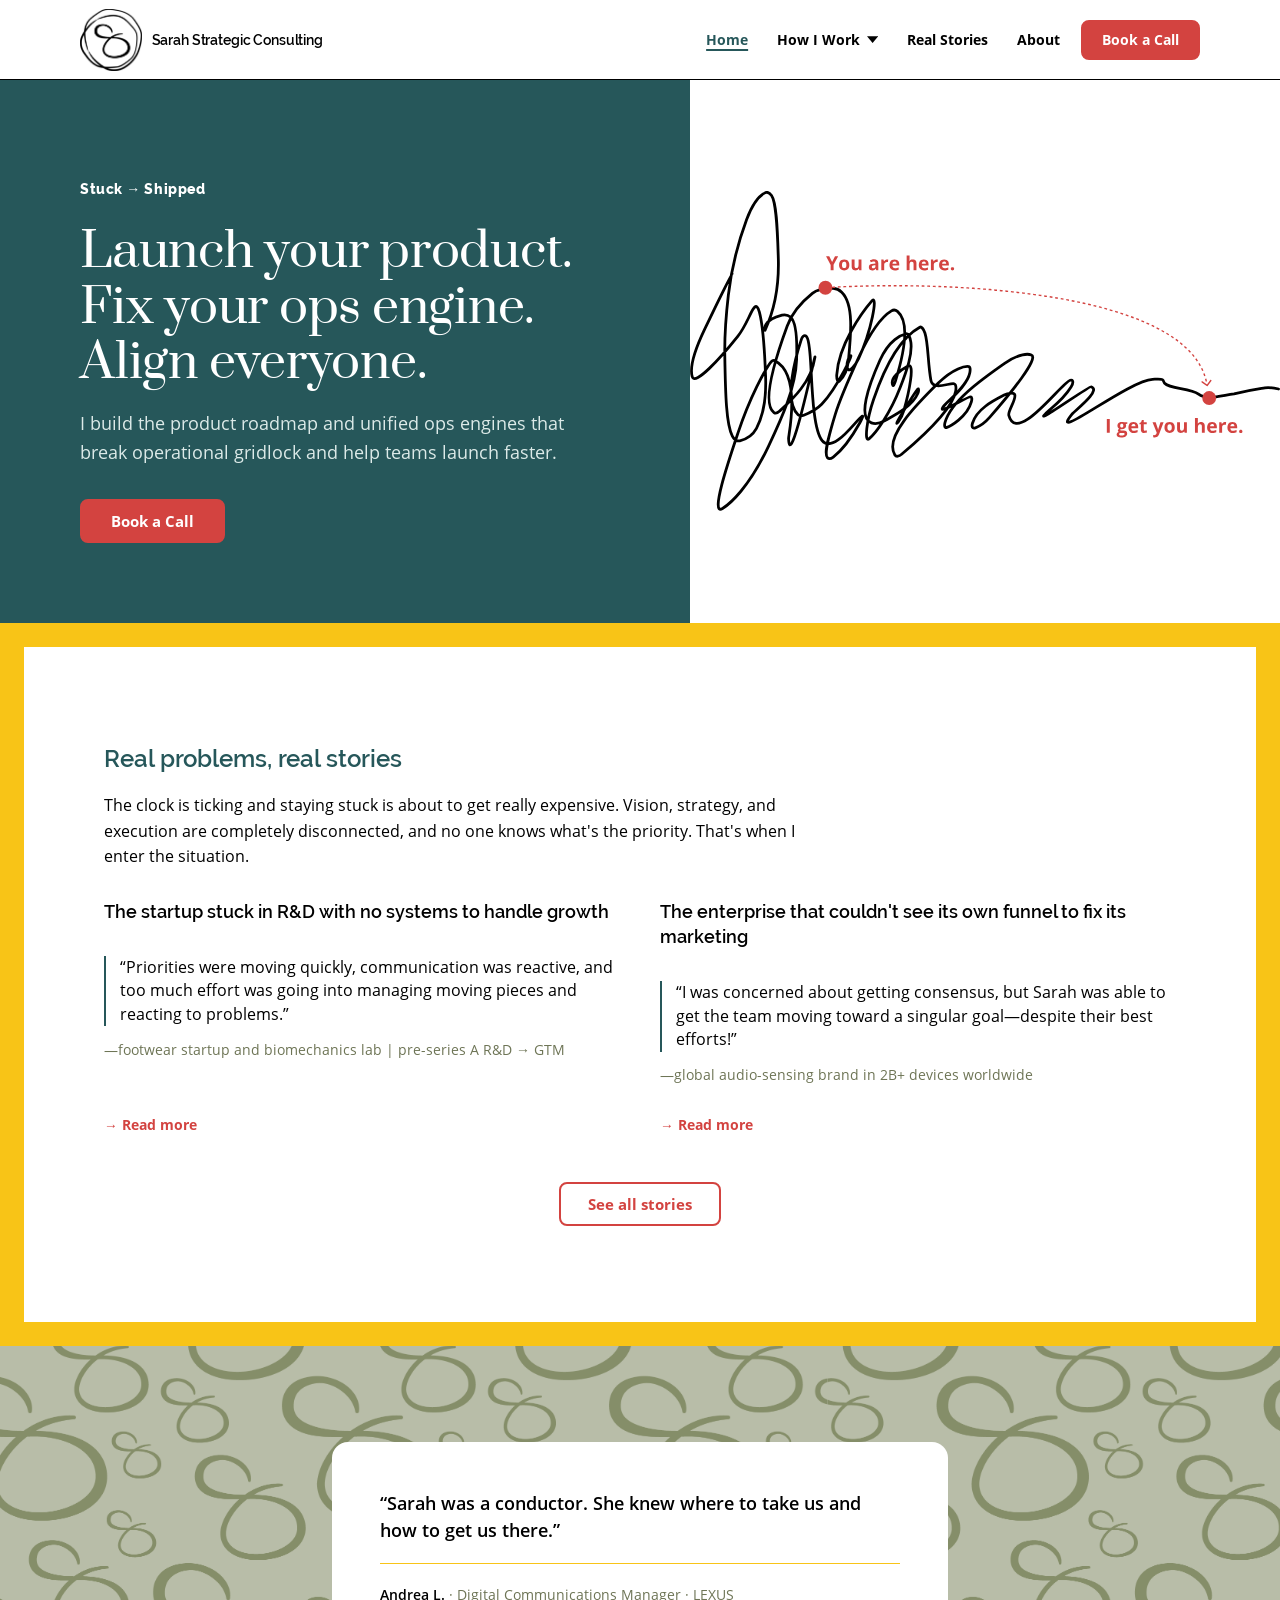
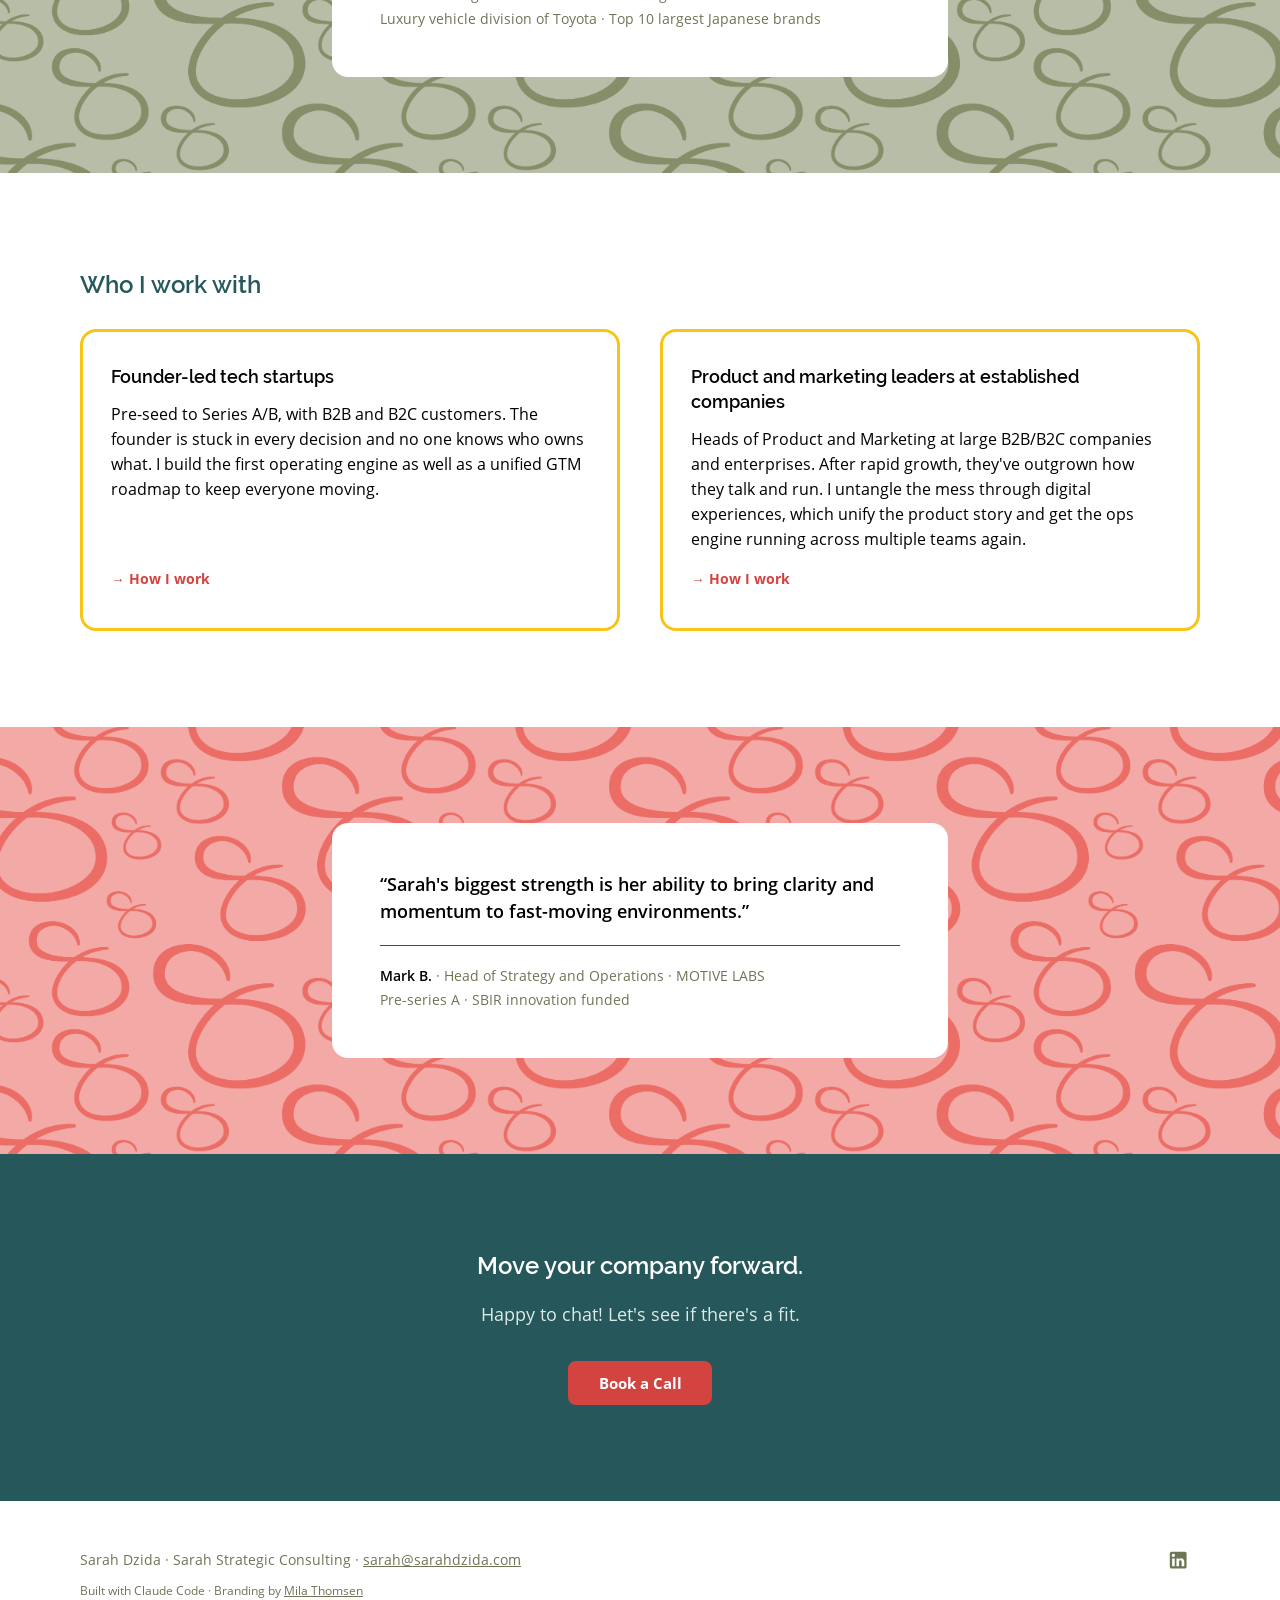
<file: index.html>
<!DOCTYPE html>
<html lang="en">
<head>
<!-- Google tag (gtag.js) -->
<script async src="https://www.googletagmanager.com/gtag/js?id=G-WGXF9EPYM9"></script>
<script>
  window.dataLayer = window.dataLayer || [];
  function gtag(){dataLayer.push(arguments);}
  gtag("js", new Date());

  gtag("config", "G-WGXF9EPYM9");
</script>
<meta charset="UTF-8">
<meta name="viewport" content="width=device-width, initial-scale=1">
<title>Sarah Dzida | Product &amp; Ops Consultant</title>
<meta name="description" content="Launch your product. Fix your ops engine. Align everyone. Sarah Dzida builds roadmaps and ops engines for founder-led startups and established brands.">
<link rel="canonical" href="https://sarahstrategic.com/">
<link rel="icon" type="image/png" sizes="32x32" href="images/favicon/favicon-32.png">
<link rel="icon" type="image/png" sizes="16x16" href="images/favicon/favicon-16.png">
<link rel="apple-touch-icon" href="images/favicon/apple-touch-icon.png">
<meta property="og:type" content="website">
<meta property="og:site_name" content="Sarah Strategic Consulting">
<meta property="og:title" content="Sarah Dzida | Product &amp; Ops Consultant">
<meta property="og:description" content="Launch your product. Fix your ops engine. Align everyone. Sarah Dzida builds roadmaps and ops engines for founder-led startups and established brands.">
<meta property="og:url" content="https://sarahstrategic.com/">
<meta property="og:image" content="https://sarahstrategic.com/images/og-share.png">
<meta property="og:image:width" content="1200">
<meta property="og:image:height" content="630">
<meta name="twitter:card" content="summary_large_image">
<meta name="twitter:title" content="Sarah Dzida | Product &amp; Ops Consultant">
<meta name="twitter:description" content="Launch your product. Fix your ops engine. Align everyone. Sarah Dzida builds roadmaps and ops engines for founder-led startups and established brands.">
<meta name="twitter:image" content="https://sarahstrategic.com/images/og-share.png">
<script type="application/ld+json">
{
  "@context": "https://schema.org",
  "@type": "Person",
  "name": "Sarah Dzida",
  "url": "https://sarahstrategic.com/",
  "image": "https://sarahstrategic.com/images/sarah-portrait.jpg",
  "jobTitle": "Product & Ops Consultant",
  "worksFor": {
    "@type": "Organization",
    "name": "Sarah Strategic Consulting"
  },
  "email": "mailto:sarah@sarahdzida.com",
  "sameAs": ["https://www.linkedin.com/in/sarahdzida/"]
}
</script>
<script>document.documentElement.classList.add('js')</script>
<link rel="stylesheet" href="css/style.css?v=20261126">
</head>
<body>

<a class="skip-link" href="#main">Skip to content</a>

<nav aria-label="Main">
  <div class="wrap">
    <a class="brand" href="index.html"><img src="images/SD-Secondary-Logo-Black.png" alt="Sarah Strategic Consulting"><span>Sarah Strategic Consulting</span></a>
    <button class="nav-toggle" type="button" aria-expanded="false" aria-controls="nav-menu">
      <span class="nav-toggle-bars" aria-hidden="true"></span>
      <span class="sr-only">Menu</span>
    </button>
    <ul class="nav-links" id="nav-menu">
      <li><a href="index.html" aria-current="page">Home</a></li>
      <li class="has-sub">
        <button class="nav-sub-toggle" type="button" aria-expanded="false" aria-controls="nav-sub-hiw">How I Work <svg viewBox="0 0 10 6" aria-hidden="true"><path d="M0 0h10L5 6z" fill="currentColor"/></svg></button>
        <ul class="nav-sub" id="nav-sub-hiw">
          <li><a href="how-i-work-startups.html">Founder-led tech startups</a></li>
          <li><a href="how-i-work-established.html">Product &amp; marketing leaders</a></li>
        </ul>
      </li>
      <li><a href="real-stories.html">Real Stories</a></li>
      <li><a href="about.html">About</a></li>
      <li class="nav-cta"><a href="https://calendly.com/sarah-dzida/intro-meeting" target="_blank" rel="noopener">Book a Call</a></li>
    </ul>
  </div>
</nav>

<main id="main">
<section id="hero">
  <div class="wrap">
    <div>
      <span class="eyebrow">Stuck → Shipped</span>
      <h1>Launch your product.<br>Fix your ops engine.<br>Align everyone.</h1>
      <p class="lede">I build the product roadmap and unified ops engines that break operational gridlock and help teams launch faster.</p>
      <a class="cta" href="https://calendly.com/sarah-dzida/intro-meeting" target="_blank" rel="noopener">Book a Call</a>
    </div>
    <div class="signature">
      <img
        class="hero__scribble"
        src="images/ScribbleProgressv4.svg"
        alt="A tangled scribbled line gradually unwinding into a smooth path, labeled 'You are here' at the tangled start and 'I get you here' at the resolved end."
      >
    </div>
  </div>
</section>

<section class="framed" id="real-problems">
  <div class="wrap">
    <h2>Real problems, real stories</h2>
    <p>The clock is ticking and staying stuck is about to get really expensive. Vision, strategy, and execution are completely disconnected, and no one knows what's the priority. That's when I enter the situation.</p>
    <ul class="grid">
      <li>
        <h3>The startup stuck in R&amp;D with no systems to handle growth</h3>
        <figure class="client-quote">
          <blockquote><p>&ldquo;Priorities were moving quickly, communication was reactive, and too much effort was going into managing moving pieces and reacting to problems.&rdquo;</p></blockquote>
          <figcaption>&mdash;footwear startup and biomechanics lab | pre-series A R&amp;D &rarr; GTM</figcaption>
        </figure>
        <a class="read-more" href="real-stories.html#cat-startup"><span aria-hidden="true">&rarr;</span>Read more<span class="sr-only"> about the startup stuck in R&amp;D</span></a>
      </li>
      <li>
        <h3>The enterprise that couldn't see its own funnel to fix its marketing</h3>
        <figure class="client-quote">
          <blockquote><p>&ldquo;I was concerned about getting consensus, but Sarah was able to get the team moving toward a singular goal&mdash;despite their best efforts!&rdquo;</p></blockquote>
          <figcaption>&mdash;global audio-sensing brand in 2B+ devices worldwide</figcaption>
        </figure>
        <a class="read-more" href="real-stories.html#cat-enterprise"><span aria-hidden="true">&rarr;</span>Read more<span class="sr-only"> about the enterprise that couldn't see its own funnel</span></a>
      </li>
    </ul>
    <div class="framed-actions">
      <a class="cta-secondary" href="real-stories.html">See all stories</a>
    </div>
  </div>
</section>

<section class="testimonial-band pattern-olive">
  <div class="wrap">
    <figure class="tcard">
      <blockquote><p>&ldquo;Sarah was a conductor. She knew where to take us and how to get us there.&rdquo;</p></blockquote>
      <figcaption>
        <cite class="cite-name">Andrea L.</cite><span class="cite-role">&nbsp;&middot; Digital Communications Manager&nbsp;&middot; <span class="cite-co">LEXUS</span></span>
        <span class="cite-context">Luxury vehicle division of Toyota &middot; Top 10 largest Japanese brands</span>
      </figcaption>
    </figure>
  </div>
</section>

<section id="who-i-work-with">
  <div class="wrap">
    <h2>Who I work with</h2>
    <ul class="grid">
      <li class="audience-card">
        <h3>Founder-led tech startups</h3>
        <p>Pre-seed to Series A/B, with B2B and B2C customers. The founder is stuck in every decision and no one knows who owns what. I build the first operating engine as well as a unified GTM roadmap to keep everyone moving.</p>
        <a class="read-more" href="how-i-work-startups.html"><span aria-hidden="true">&rarr;</span>How I work<span class="sr-only"> with founder-led tech startups</span></a>
      </li>
      <li class="audience-card">
        <h3>Product and marketing leaders at established companies</h3>
        <p>Heads of Product and Marketing at large B2B/B2C companies and enterprises. After rapid growth, they've outgrown how they talk and run. I untangle the mess through digital experiences, which unify the product story and get the ops engine running across multiple teams again.</p>
        <a class="read-more" href="how-i-work-established.html"><span aria-hidden="true">&rarr;</span>How I work<span class="sr-only"> with product and marketing leaders at established companies</span></a>
      </li>
    </ul>
  </div>
</section>

<section class="testimonial-band pattern-coral">
  <div class="wrap">
    <figure class="tcard">
      <blockquote><p>&ldquo;Sarah's biggest strength is her ability to bring clarity and momentum to fast-moving environments.&rdquo;</p></blockquote>
      <figcaption>
        <cite class="cite-name">Mark B.</cite><span class="cite-role">&nbsp;&middot; Head of Strategy and Operations&nbsp;&middot; <span class="cite-co">MOTIVE LABS</span></span>
        <span class="cite-context">Pre-series A &middot; SBIR innovation funded</span>
      </figcaption>
    </figure>
  </div>
</section>

<section class="closing">
  <div class="wrap">
    <h2>Move your company forward.</h2>
    <p class="lede">Happy to chat! Let's see if there's a fit.</p>
    <div class="cta-group">
      <a class="cta" href="https://calendly.com/sarah-dzida/intro-meeting" target="_blank" rel="noopener">Book a Call</a>
    </div>
  </div>
</section>
</main>

<footer>
  <div class="wrap">
    <div>
      <p>Sarah Dzida &middot; Sarah Strategic Consulting &middot; <a href="mailto:sarah@sarahdzida.com">sarah@sarahdzida.com</a></p>
      <p class="credit">Built with Claude Code &middot; Branding by <a href="https://strangerka.com/" target="_blank" rel="noopener">Mila Thomsen</a></p>
    </div>
    <a class="social" href="https://www.linkedin.com/in/sarahdzida/" target="_blank" rel="noopener" aria-label="Sarah Dzida on LinkedIn"><svg width="24" height="24" viewBox="0 0 24 24" fill="none" aria-hidden="true"><path d="M19 3C19.5304 3 20.0391 3.21071 20.4142 3.58579C20.7893 3.96086 21 4.46957 21 5V19C21 19.5304 20.7893 20.0391 20.4142 20.4142C20.0391 20.7893 19.5304 21 19 21H5C4.46957 21 3.96086 20.7893 3.58579 20.4142C3.21071 20.0391 3 19.5304 3 19V5C3 4.46957 3.21071 3.96086 3.58579 3.58579C3.96086 3.21071 4.46957 3 5 3H19ZM18.5 18.5V13.2C18.5 12.3354 18.1565 11.5062 17.5452 10.8948C16.9338 10.2835 16.1046 9.94 15.24 9.94C14.39 9.94 13.4 10.46 12.92 11.24V10.13H10.13V18.5H12.92V13.57C12.92 12.8 13.54 12.17 14.31 12.17C14.6813 12.17 15.0374 12.3175 15.2999 12.5801C15.5625 12.8426 15.71 13.1987 15.71 13.57V18.5H18.5ZM6.88 8.56C7.32556 8.56 7.75288 8.383 8.06794 8.06794C8.383 7.75288 8.56 7.32556 8.56 6.88C8.56 5.95 7.81 5.19 6.88 5.19C6.43178 5.19 6.00193 5.36805 5.68499 5.68499C5.36805 6.00193 5.19 6.43178 5.19 6.88C5.19 7.81 5.95 8.56 6.88 8.56ZM8.27 18.5V10.13H5.5V18.5H8.27Z" fill="currentColor"/></svg></a>
  </div>
</footer>

<script src="js/nav.js?v=20261126" defer></script>
</body>
</html>
</file>
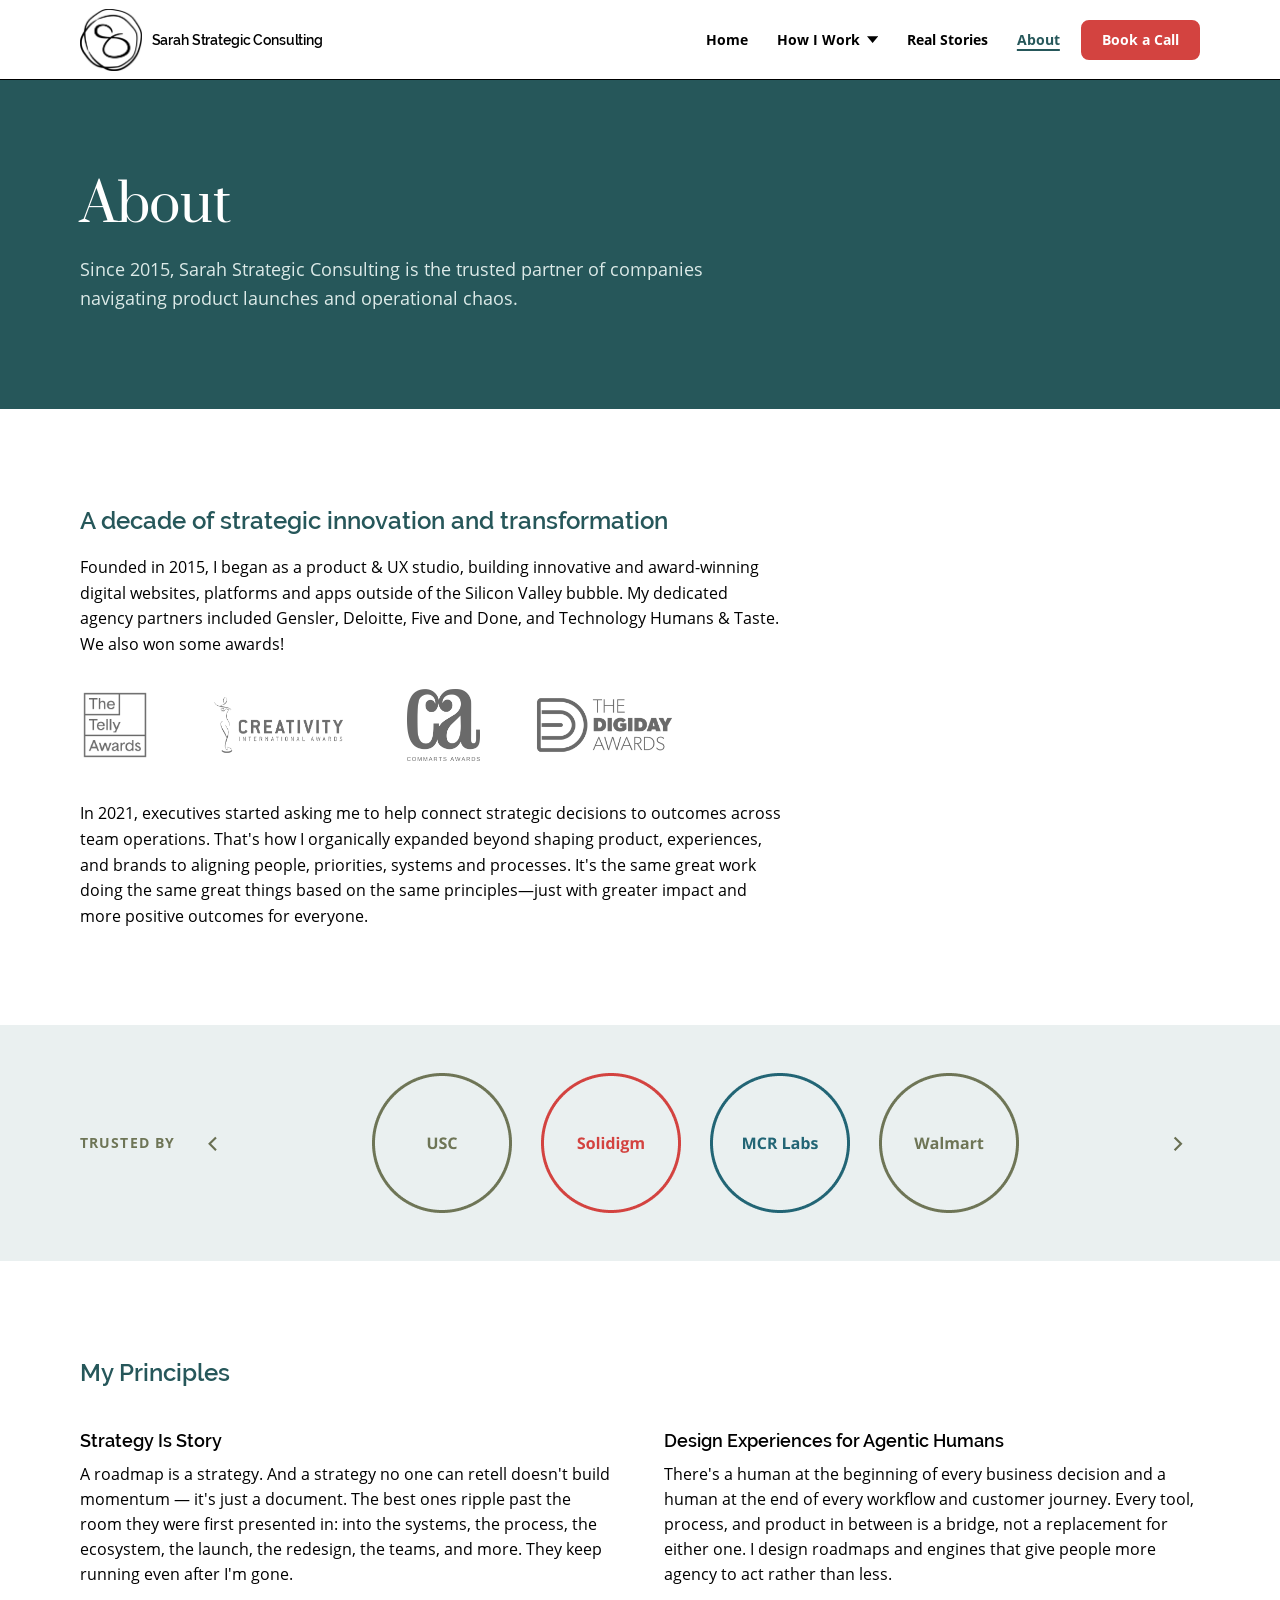
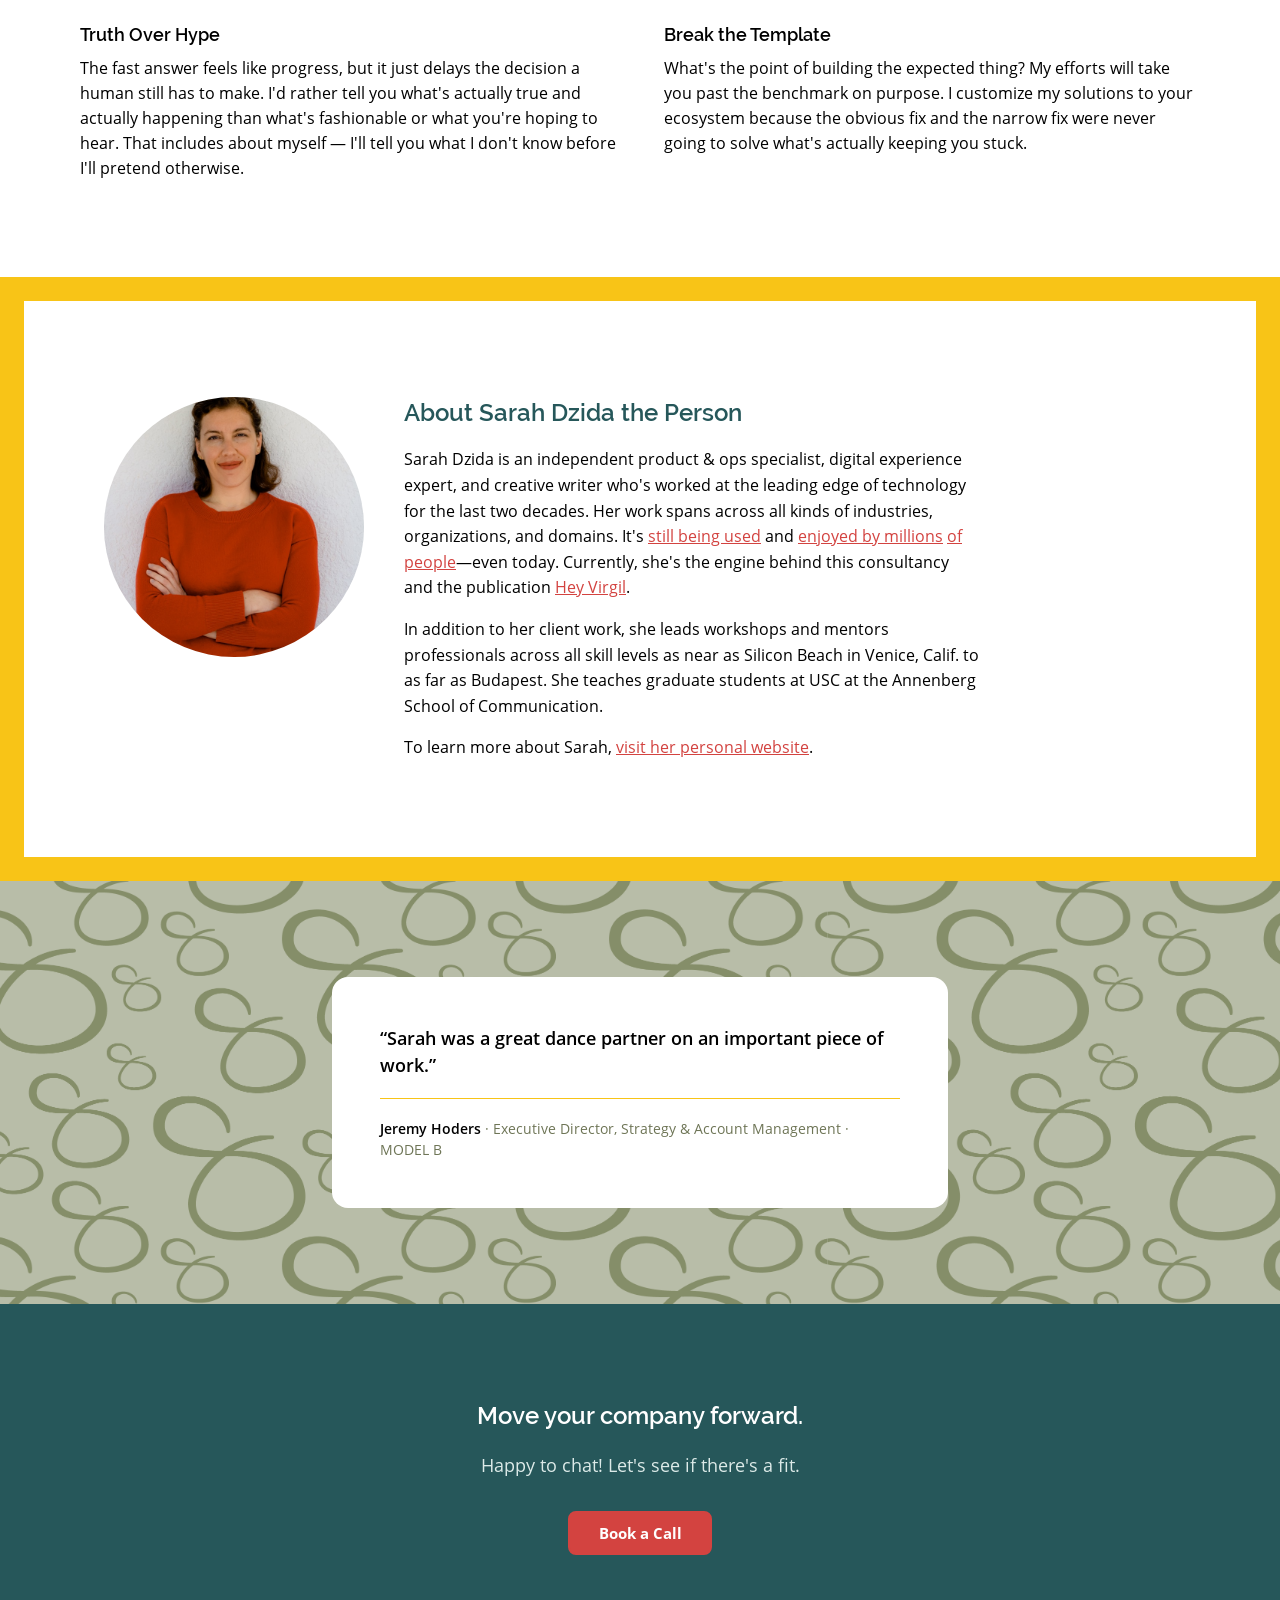
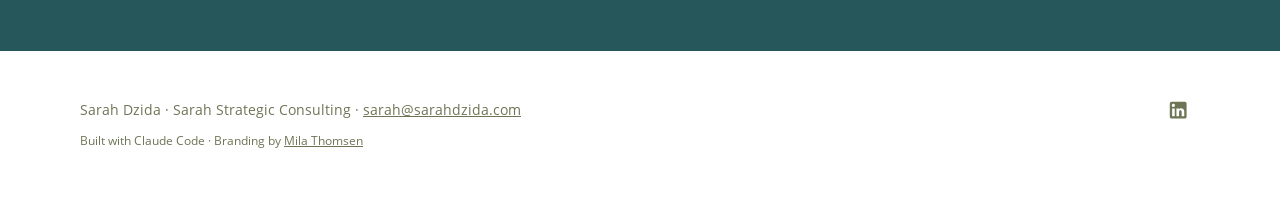
<file: about.html>
<!DOCTYPE html>
<html lang="en">
<head>
<!-- Google tag (gtag.js) -->
<script async src="https://www.googletagmanager.com/gtag/js?id=G-WGXF9EPYM9"></script>
<script>
  window.dataLayer = window.dataLayer || [];
  function gtag(){dataLayer.push(arguments);}
  gtag("js", new Date());

  gtag("config", "G-WGXF9EPYM9");
</script>
<meta charset="UTF-8">
<meta name="viewport" content="width=device-width, initial-scale=1">
<title>About | Sarah Dzida</title>
<meta name="description" content="Since 2015, Sarah Strategic Consulting has been the trusted partner of companies navigating product launches and operational chaos.">
<link rel="canonical" href="https://sarahstrategic.com/about.html">
<link rel="icon" type="image/png" sizes="32x32" href="images/favicon/favicon-32.png">
<link rel="icon" type="image/png" sizes="16x16" href="images/favicon/favicon-16.png">
<link rel="apple-touch-icon" href="images/favicon/apple-touch-icon.png">
<meta property="og:type" content="website">
<meta property="og:site_name" content="Sarah Strategic Consulting">
<meta property="og:title" content="About | Sarah Dzida">
<meta property="og:description" content="Since 2015, Sarah Strategic Consulting has been the trusted partner of companies navigating product launches and operational chaos.">
<meta property="og:url" content="https://sarahstrategic.com/about.html">
<meta property="og:image" content="https://sarahstrategic.com/images/og-share.png">
<meta property="og:image:width" content="1200">
<meta property="og:image:height" content="630">
<meta name="twitter:card" content="summary_large_image">
<meta name="twitter:title" content="About | Sarah Dzida">
<meta name="twitter:description" content="Since 2015, Sarah Strategic Consulting has been the trusted partner of companies navigating product launches and operational chaos.">
<meta name="twitter:image" content="https://sarahstrategic.com/images/og-share.png">
<script type="application/ld+json">
{
  "@context": "https://schema.org",
  "@type": "Person",
  "name": "Sarah Dzida",
  "url": "https://sarahstrategic.com/",
  "image": "https://sarahstrategic.com/images/sarah-portrait.jpg",
  "jobTitle": "Product & Ops Consultant",
  "worksFor": {
    "@type": "Organization",
    "name": "Sarah Strategic Consulting"
  },
  "email": "mailto:sarah@sarahdzida.com",
  "sameAs": ["https://www.linkedin.com/in/sarahdzida/"]
}
</script>
<script>document.documentElement.classList.add('js')</script>
<link rel="stylesheet" href="css/style.css?v=20261126">
</head>
<body>

<a class="skip-link" href="#main">Skip to content</a>

<nav aria-label="Main">
  <div class="wrap">
    <a class="brand" href="index.html"><img src="images/SD-Secondary-Logo-Black.png" alt="Sarah Strategic Consulting"><span>Sarah Strategic Consulting</span></a>
    <button class="nav-toggle" type="button" aria-expanded="false" aria-controls="nav-menu">
      <span class="nav-toggle-bars" aria-hidden="true"></span>
      <span class="sr-only">Menu</span>
    </button>
    <ul class="nav-links" id="nav-menu">
      <li><a href="index.html">Home</a></li>
      <li class="has-sub">
        <button class="nav-sub-toggle" type="button" aria-expanded="false" aria-controls="nav-sub-hiw">How I Work <svg viewBox="0 0 10 6" aria-hidden="true"><path d="M0 0h10L5 6z" fill="currentColor"/></svg></button>
        <ul class="nav-sub" id="nav-sub-hiw">
          <li><a href="how-i-work-startups.html">Founder-led tech startups</a></li>
          <li><a href="how-i-work-established.html">Product &amp; marketing leaders</a></li>
        </ul>
      </li>
      <li><a href="real-stories.html">Real Stories</a></li>
      <li><a href="about.html" aria-current="page">About</a></li>
      <li class="nav-cta"><a href="https://calendly.com/sarah-dzida/intro-meeting" target="_blank" rel="noopener">Book a Call</a></li>
    </ul>
  </div>
</nav>

<main id="main">
<section class="page-hero">
  <div class="wrap">
    <h1>About</h1>
    <p class="lede">Since 2015, Sarah Strategic Consulting is the trusted partner of companies navigating product launches and operational chaos.</p>
  </div>
</section>

<section>
  <div class="wrap wide">
    <h2>A decade of strategic innovation and transformation</h2>
    <p>Founded in 2015, I began as a product &amp; UX studio, building innovative and award-winning digital websites, platforms and apps outside of the Silicon Valley bubble. My dedicated agency partners included Gensler, Deloitte, Five and Done, and Technology Humans &amp; Taste. We also won some awards!</p>
    <div class="awards">
      <img src="images/telly-logo-primary-black-6a6a6a.png" alt="The Telly Awards">
      <img src="images/creativity-international-awards-logo-6a6a6a.png" alt="Creativity International Awards">
      <img src="images/commarts-commarts-awards-6a6a6a.png" alt="Communication Arts Awards">
      <img src="images/digiday-award-logo-6a6a6a.png" alt="Digiday Awards">
    </div>
    <p>In 2021, executives started asking me to help connect strategic decisions to outcomes across team operations. That's how I organically expanded beyond shaping product, experiences, and brands to aligning people, priorities, systems and processes. It's the same great work doing the same great things based on the same principles&mdash;just with greater impact and more positive outcomes for everyone.</p>
  </div>
</section>

<section class="trusted">
  <div class="wrap">
    <span class="trusted-label">Trusted by</span>
    <button class="trusted-arrow prev" type="button" aria-label="Previous clients"><svg viewBox="0 0 24 24" fill="none" stroke="currentColor" stroke-width="2" aria-hidden="true"><path d="M15 18l-6-6 6-6"/></svg></button>
    <div class="carousel-wrapper" aria-live="polite">
      <ul class="trusted-track carousel-slide active">
        <li class="trusted-item"><img src="images/USC-Trusted-By.png" alt="USC" width="140" height="140"></li>
        <li class="trusted-item"><img src="images/Solidigm-Trusted-By.png" alt="Solidigm" width="140" height="140"></li>
        <li class="trusted-item"><img src="images/MCR-Labs-Trusted-By.png" alt="MCR Labs" width="140" height="140"></li>
        <li class="trusted-item"><img src="images/Walmart-Trusted-By.png" alt="Walmart" width="140" height="140"></li>
      </ul>
      <ul class="trusted-track carousel-slide">
        <li class="trusted-item"><img src="images/Toyota-Trusted-By.png" alt="Toyota" width="140" height="140"></li>
        <li class="trusted-item"><img src="images/CoreLogic-Trusted-By.png" alt="CoreLogic" width="140" height="140"></li>
        <li class="trusted-item"><img src="images/HFG-Trusted-By.png" alt="Harry Frank Guggenheim Foundation" width="140" height="140"></li>
        <li class="trusted-item"><img src="images/Emory-Trusted-By.png" alt="Emory Healthcare" width="140" height="140"></li>
      </ul>
      <ul class="trusted-track carousel-slide">
        <li class="trusted-item"><img src="images/Lexus-Trusted-By.png" alt="Lexus" width="140" height="140"></li>
        <li class="trusted-item"><img src="images/Gensler-Trusted-By.png" alt="Gensler" width="140" height="140"></li>
        <li class="trusted-item"><img src="images/LA-Trusted-by.png" alt="City of Los Angeles" width="140" height="140"></li>
        <li class="trusted-item"><img src="images/Xperi-Trusted-By.png" alt="Xperi" width="140" height="140"></li>
      </ul>
    </div>
    <button class="trusted-arrow next" type="button" aria-label="Next clients"><svg viewBox="0 0 24 24" fill="none" stroke="currentColor" stroke-width="2" aria-hidden="true"><path d="M9 6l6 6-6 6"/></svg></button>
  </div>
</section>

<section>
  <div class="wrap">
    <h2>My Principles</h2>
    <div class="principles">
      <div>
        <h3>Strategy Is Story</h3>
        <p>A roadmap is a strategy. And a strategy no one can retell doesn't build momentum &mdash; it's just a document. The best ones ripple past the room they were first presented in: into the systems, the process, the ecosystem, the launch, the redesign, the teams, and more. They keep running even after I'm gone.</p>
      </div>
      <div>
        <h3>Design Experiences for Agentic Humans</h3>
        <p>There's a human at the beginning of every business decision and a human at the end of every workflow and customer journey. Every tool, process, and product in between is a bridge, not a replacement for either one. I design roadmaps and engines that give people more agency to act rather than less.</p>
      </div>
      <div>
        <h3>Truth Over Hype</h3>
        <p>The fast answer feels like progress, but it just delays the decision a human still has to make. I'd rather tell you what's actually true and actually happening than what's fashionable or what you're hoping to hear. That includes about myself &mdash; I'll tell you what I don't know before I'll pretend otherwise.</p>
      </div>
      <div>
        <h3>Break the Template</h3>
        <p>What's the point of building the expected thing? My efforts will take you past the benchmark on purpose. I customize my solutions to your ecosystem because the obvious fix and the narrow fix were never going to solve what's actually keeping you stuck.</p>
      </div>
    </div>
  </div>
</section>

<section class="framed">
  <div class="wrap about-hero">
    <h2>About Sarah Dzida the Person</h2>
    <img src="images/sarah-portrait.jpg" alt="Portrait of Sarah Dzida seated indoors, smiling, wearing an orange sweater.">
    <div>
      <p>Sarah Dzida is an independent product &amp; ops specialist, digital experience expert, and creative writer who's worked at the leading edge of technology for the last two decades. Her work spans across all kinds of industries, organizations, and domains. It's <a href="https://melwood.org/" target="_blank" rel="noopener">still being used</a> and <a href="https://culture.lacity.gov/" target="_blank" rel="noopener">enjoyed by millions</a> <a href="https://mcrlabs.com/" target="_blank" rel="noopener">of people</a>&mdash;even today. Currently, she's the engine behind this consultancy and the publication <a href="https://heyvirgil.com/" target="_blank" rel="noopener">Hey Virgil</a>.</p>
      <p>In addition to her client work, she leads workshops and mentors professionals across all skill levels as near as Silicon Beach in Venice, Calif. to as far as Budapest. She teaches graduate students at USC at the Annenberg School of Communication.</p>
      <p>To learn more about Sarah, <a href="https://sarahdzida.com/" target="_blank" rel="noopener">visit her personal website</a>.</p>
    </div>
  </div>
</section>

<section class="testimonial-band pattern-olive">
  <div class="wrap">
    <figure class="tcard">
      <blockquote><p>&ldquo;Sarah was a great dance partner on an important piece of work.&rdquo;</p></blockquote>
      <figcaption>
        <cite class="cite-name">Jeremy Hoders</cite><span class="cite-role">&nbsp;&middot; Executive Director, Strategy &amp; Account Management&nbsp;&middot; <span class="cite-co">MODEL B</span></span>
      </figcaption>
    </figure>
  </div>
</section>

<section class="closing">
  <div class="wrap">
    <h2>Move your company forward.</h2>
    <p class="lede">Happy to chat! Let's see if there's a fit.</p>
    <div class="cta-group">
      <a class="cta" href="https://calendly.com/sarah-dzida/intro-meeting" target="_blank" rel="noopener">Book a Call</a>
    </div>
  </div>
</section>
</main>

<footer>
  <div class="wrap">
    <div>
      <p>Sarah Dzida &middot; Sarah Strategic Consulting &middot; <a href="mailto:sarah@sarahdzida.com">sarah@sarahdzida.com</a></p>
      <p class="credit">Built with Claude Code &middot; Branding by <a href="https://strangerka.com/" target="_blank" rel="noopener">Mila Thomsen</a></p>
    </div>
    <a class="social" href="https://www.linkedin.com/in/sarahdzida/" target="_blank" rel="noopener" aria-label="Sarah Dzida on LinkedIn"><svg width="24" height="24" viewBox="0 0 24 24" fill="none" aria-hidden="true"><path d="M19 3C19.5304 3 20.0391 3.21071 20.4142 3.58579C20.7893 3.96086 21 4.46957 21 5V19C21 19.5304 20.7893 20.0391 20.4142 20.4142C20.0391 20.7893 19.5304 21 19 21H5C4.46957 21 3.96086 20.7893 3.58579 20.4142C3.21071 20.0391 3 19.5304 3 19V5C3 4.46957 3.21071 3.96086 3.58579 3.58579C3.96086 3.21071 4.46957 3 5 3H19ZM18.5 18.5V13.2C18.5 12.3354 18.1565 11.5062 17.5452 10.8948C16.9338 10.2835 16.1046 9.94 15.24 9.94C14.39 9.94 13.4 10.46 12.92 11.24V10.13H10.13V18.5H12.92V13.57C12.92 12.8 13.54 12.17 14.31 12.17C14.6813 12.17 15.0374 12.3175 15.2999 12.5801C15.5625 12.8426 15.71 13.1987 15.71 13.57V18.5H18.5ZM6.88 8.56C7.32556 8.56 7.75288 8.383 8.06794 8.06794C8.383 7.75288 8.56 7.32556 8.56 6.88C8.56 5.95 7.81 5.19 6.88 5.19C6.43178 5.19 6.00193 5.36805 5.68499 5.68499C5.36805 6.00193 5.19 6.43178 5.19 6.88C5.19 7.81 5.95 8.56 6.88 8.56ZM8.27 18.5V10.13H5.5V18.5H8.27Z" fill="currentColor"/></svg></a>
  </div>
</footer>

<script src="js/nav.js?v=20261126" defer></script>
<script src="js/carousel.js?v=20261126" defer></script>
</body>
</html>
</file>
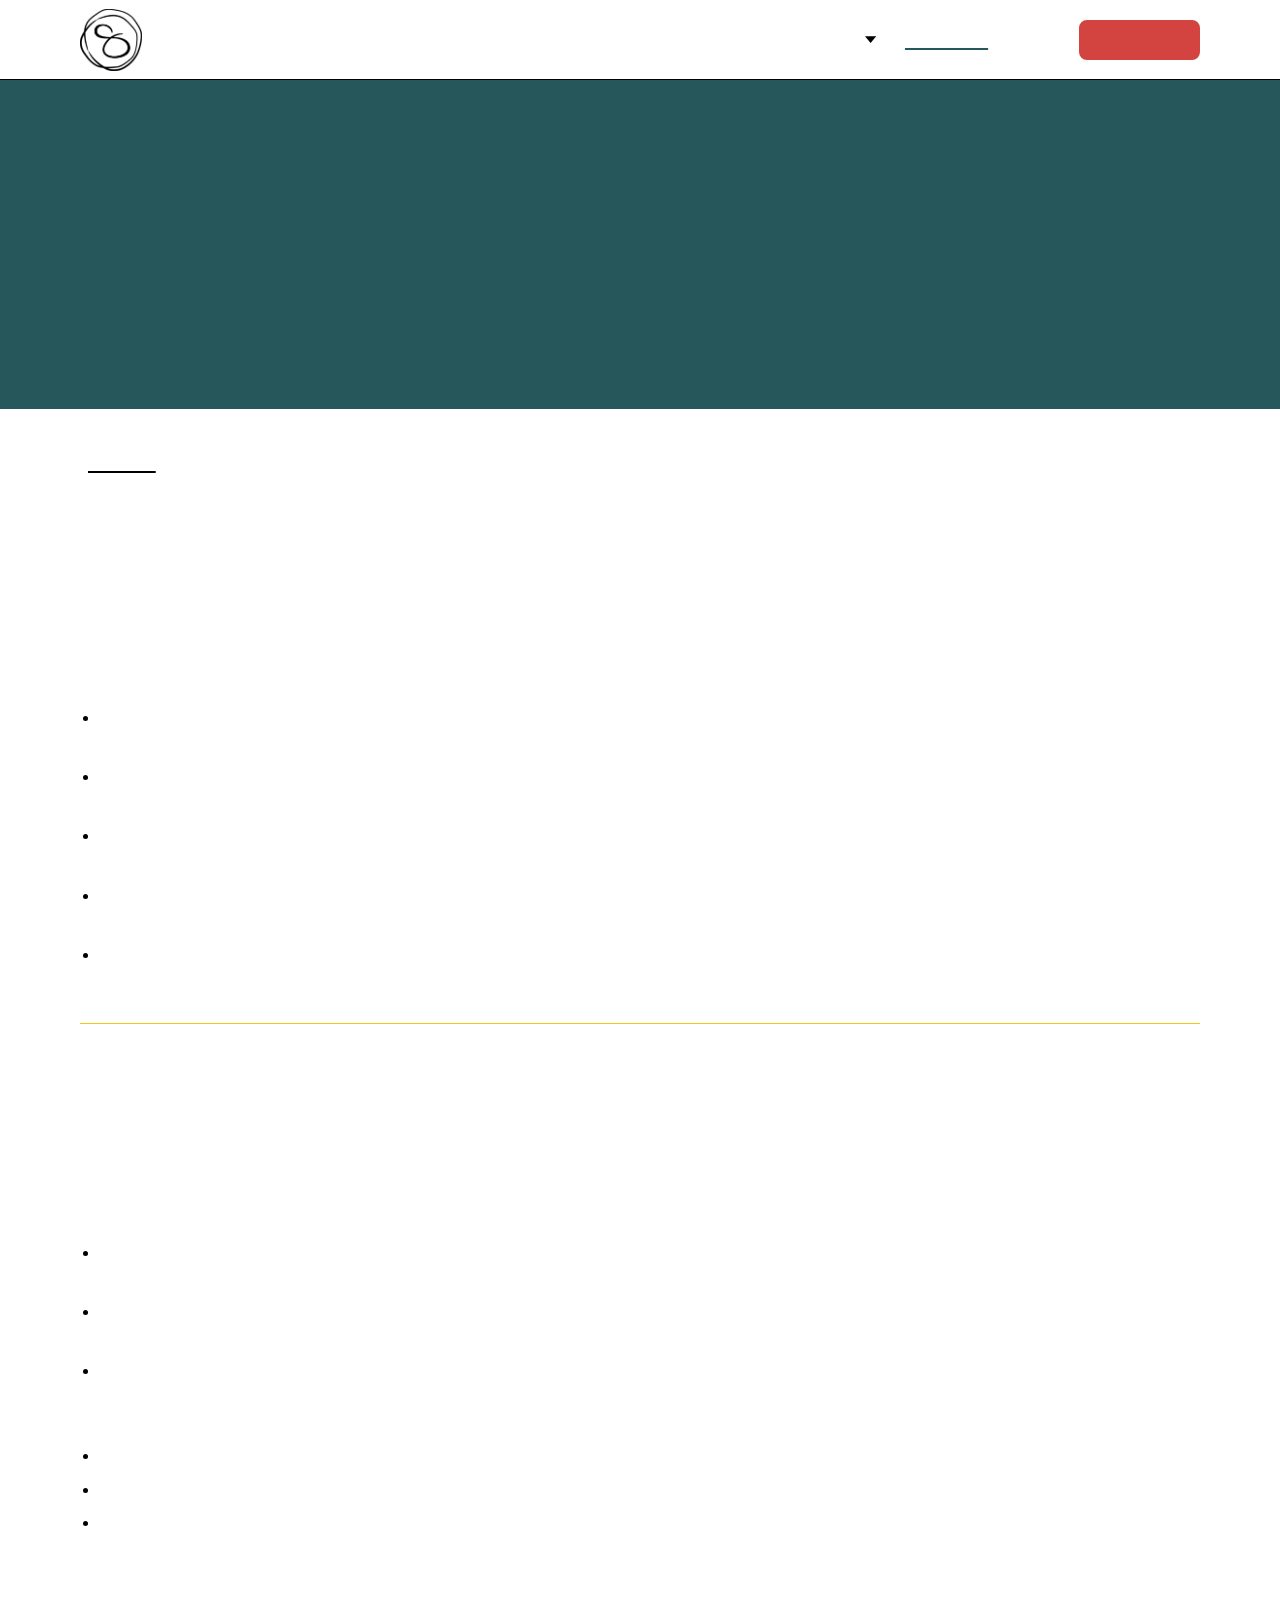
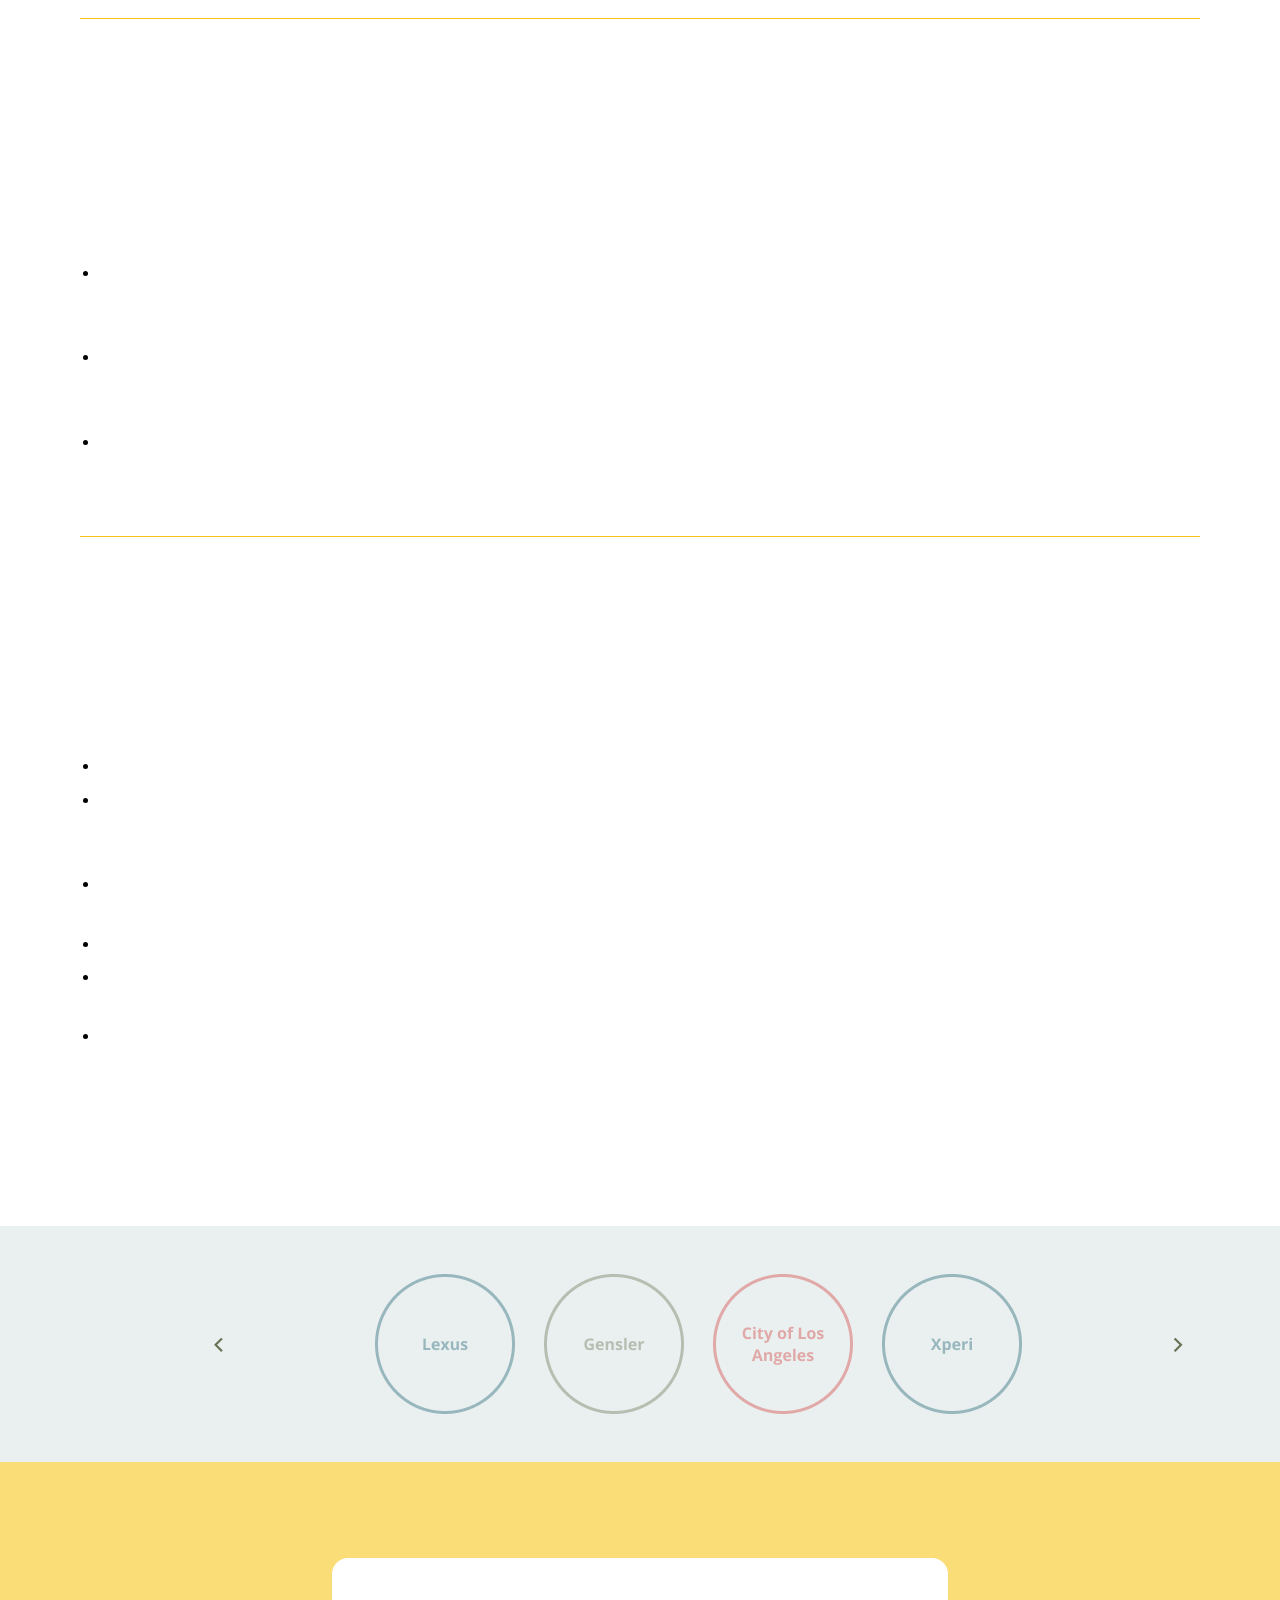
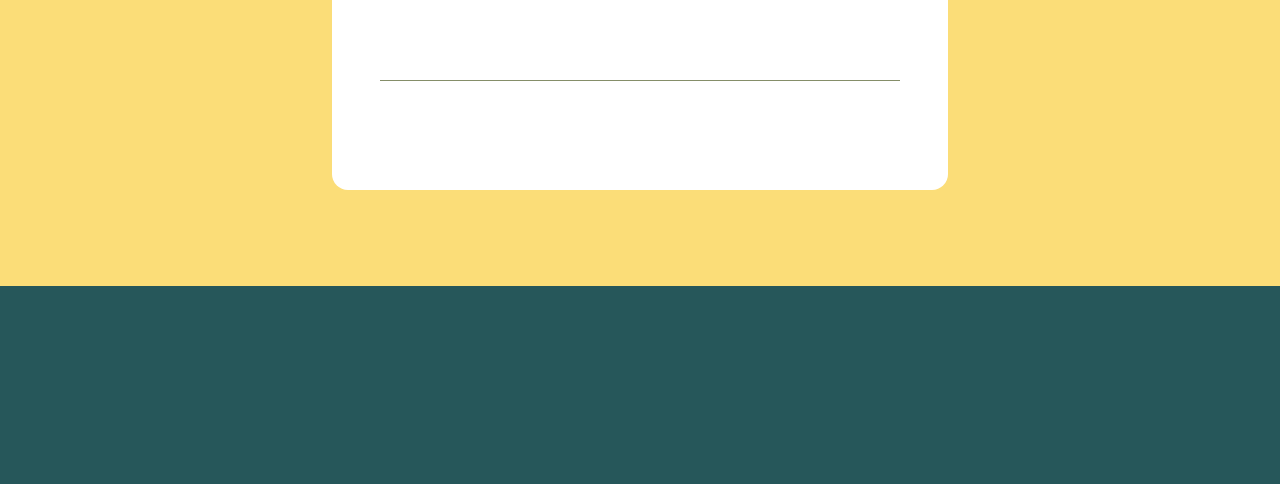
<file: diagnosis-stories.html>
<!DOCTYPE html>
<html lang="en">
<head>
<meta charset="UTF-8">
<meta name="viewport" content="width=device-width, initial-scale=1">
<title>Real Stories | Sarah Dzida</title>
<meta http-equiv="refresh" content="0; url=real-stories.html">
<link rel="canonical" href="https://sarahstrategic.com/real-stories.html">
<meta name="robots" content="noindex">
</head>
<body>
<p>This page has moved to <a href="real-stories.html">https://sarahstrategic.com/real-stories.html</a>.</p>
</body>
</html>
</file>
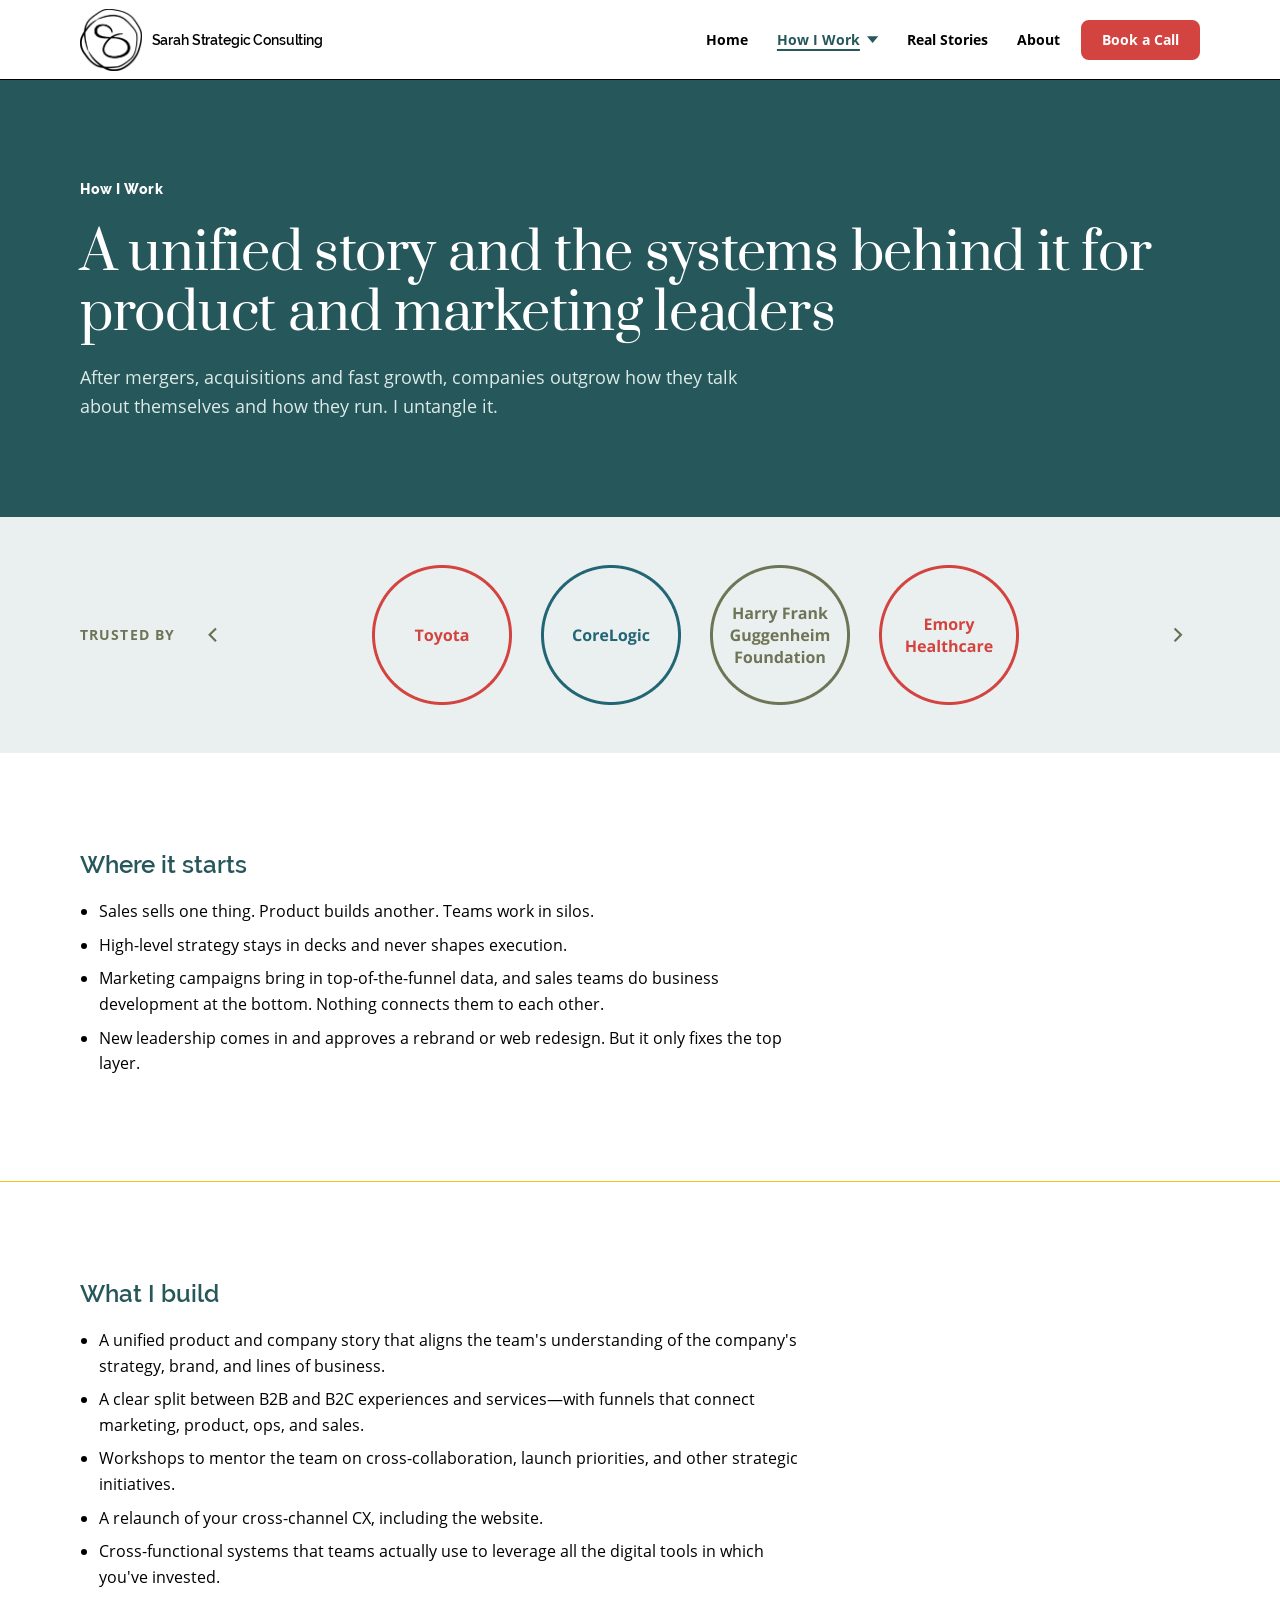
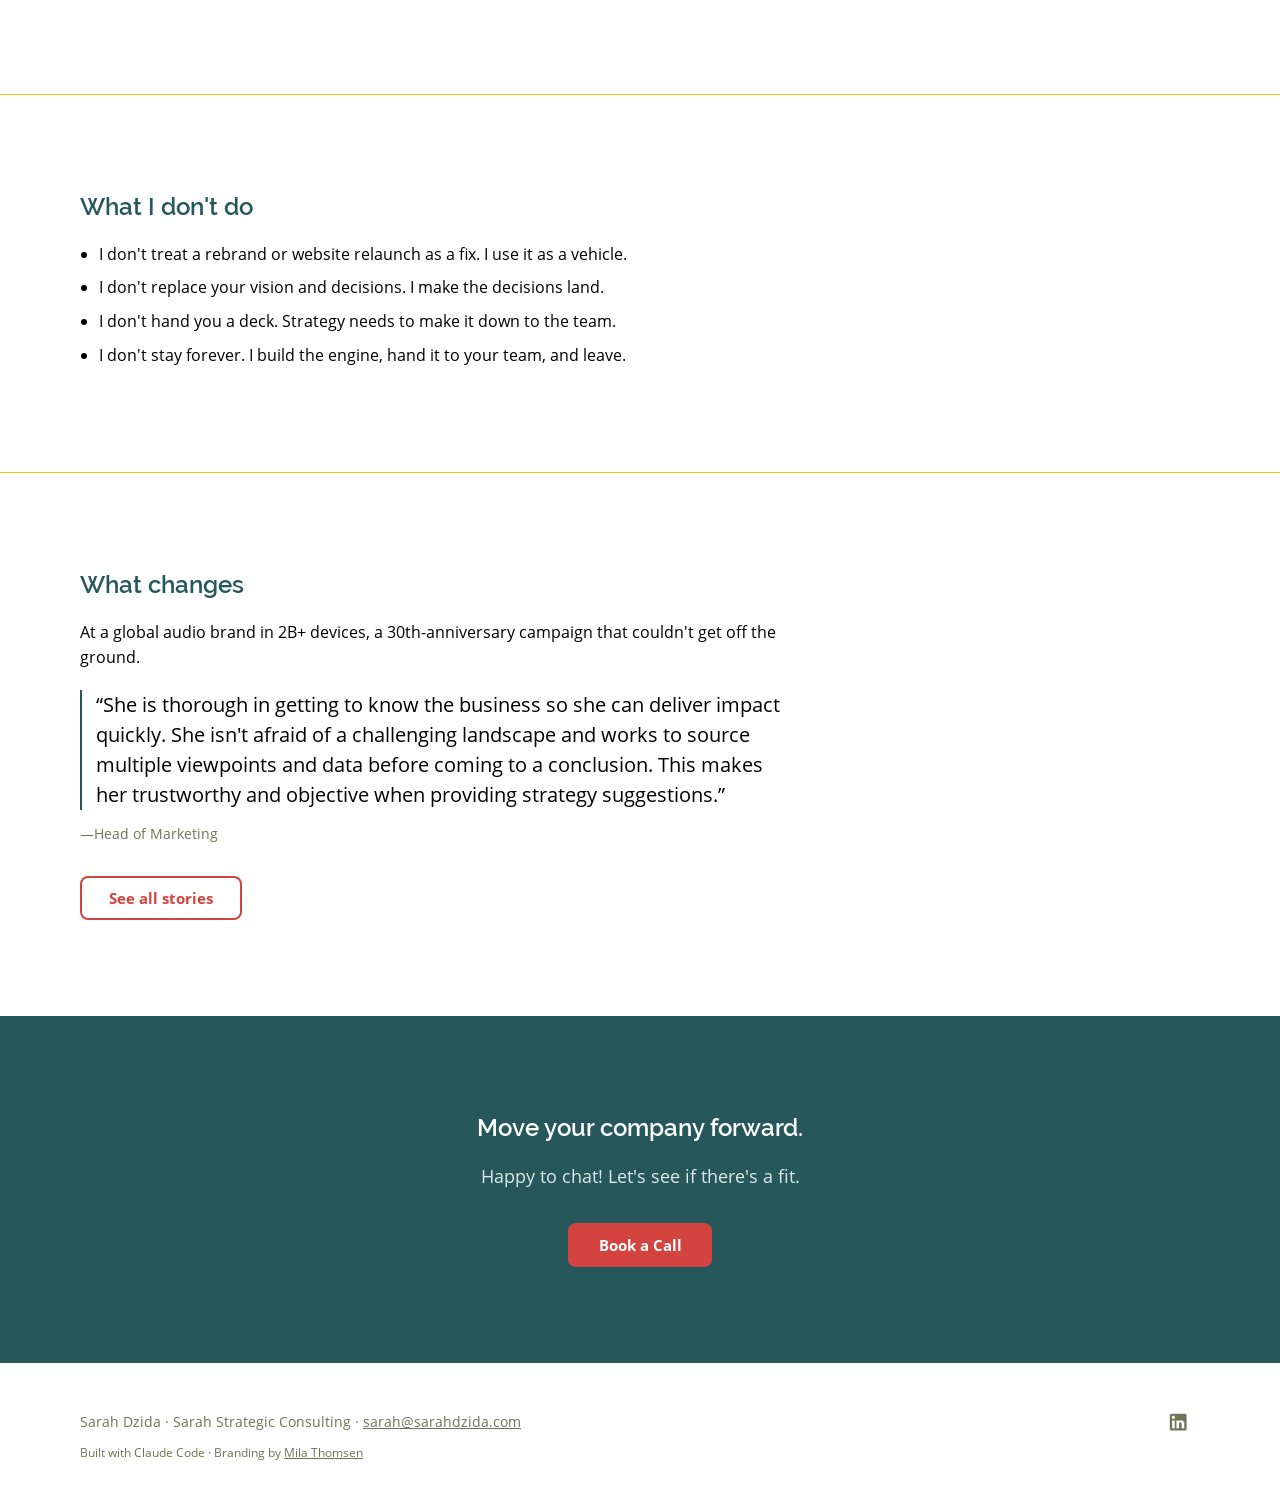
<file: how-i-work-established.html>
<!DOCTYPE html>
<html lang="en">
<head>
<!-- Google tag (gtag.js) -->
<script async src="https://www.googletagmanager.com/gtag/js?id=G-WGXF9EPYM9"></script>
<script>
  window.dataLayer = window.dataLayer || [];
  function gtag(){dataLayer.push(arguments);}
  gtag("js", new Date());

  gtag("config", "G-WGXF9EPYM9");
</script>
<meta charset="UTF-8">
<meta name="viewport" content="width=device-width, initial-scale=1">
<title>How I Work: Product &amp; Marketing Leaders | Sarah Dzida</title>
<meta name="description" content="A unified story and the systems behind it for product and marketing leaders. After mergers, acquisitions and fast growth, Sarah untangles it.">
<link rel="canonical" href="https://sarahstrategic.com/how-i-work-established.html">
<link rel="icon" type="image/png" sizes="32x32" href="images/favicon/favicon-32.png">
<link rel="icon" type="image/png" sizes="16x16" href="images/favicon/favicon-16.png">
<link rel="apple-touch-icon" href="images/favicon/apple-touch-icon.png">
<meta property="og:type" content="website">
<meta property="og:site_name" content="Sarah Strategic Consulting">
<meta property="og:title" content="How I Work: Product &amp; Marketing Leaders | Sarah Dzida">
<meta property="og:description" content="A unified story and the systems behind it for product and marketing leaders. After mergers, acquisitions and fast growth, Sarah untangles it.">
<meta property="og:url" content="https://sarahstrategic.com/how-i-work-established.html">
<meta property="og:image" content="https://sarahstrategic.com/images/og-share.png">
<meta property="og:image:width" content="1200">
<meta property="og:image:height" content="630">
<meta name="twitter:card" content="summary_large_image">
<meta name="twitter:title" content="How I Work: Product &amp; Marketing Leaders | Sarah Dzida">
<meta name="twitter:description" content="A unified story and the systems behind it for product and marketing leaders. After mergers, acquisitions and fast growth, Sarah untangles it.">
<meta name="twitter:image" content="https://sarahstrategic.com/images/og-share.png">
<script type="application/ld+json">
{
  "@context": "https://schema.org",
  "@type": "Person",
  "name": "Sarah Dzida",
  "url": "https://sarahstrategic.com/",
  "image": "https://sarahstrategic.com/images/sarah-portrait.jpg",
  "jobTitle": "Product & Ops Consultant",
  "worksFor": {
    "@type": "Organization",
    "name": "Sarah Strategic Consulting"
  },
  "email": "mailto:sarah@sarahdzida.com",
  "sameAs": ["https://www.linkedin.com/in/sarahdzida/"]
}
</script>
<script>document.documentElement.classList.add('js')</script>
<link rel="stylesheet" href="css/style.css?v=20261126">
</head>
<body>

<a class="skip-link" href="#main">Skip to content</a>

<nav aria-label="Main">
  <div class="wrap">
    <a class="brand" href="index.html"><img src="images/SD-Secondary-Logo-Black.png" alt="Sarah Strategic Consulting"><span>Sarah Strategic Consulting</span></a>
    <button class="nav-toggle" type="button" aria-expanded="false" aria-controls="nav-menu">
      <span class="nav-toggle-bars" aria-hidden="true"></span>
      <span class="sr-only">Menu</span>
    </button>
    <ul class="nav-links" id="nav-menu">
      <li><a href="index.html">Home</a></li>
      <li class="has-sub is-current-section">
        <button class="nav-sub-toggle" type="button" aria-expanded="false" aria-controls="nav-sub-hiw">How I Work <svg viewBox="0 0 10 6" aria-hidden="true"><path d="M0 0h10L5 6z" fill="currentColor"/></svg></button>
        <ul class="nav-sub" id="nav-sub-hiw">
          <li><a href="how-i-work-startups.html">Founder-led tech startups</a></li>
          <li><a href="how-i-work-established.html" aria-current="page">Product &amp; marketing leaders</a></li>
        </ul>
      </li>
      <li><a href="real-stories.html">Real Stories</a></li>
      <li><a href="about.html">About</a></li>
      <li class="nav-cta"><a href="https://calendly.com/sarah-dzida/intro-meeting" target="_blank" rel="noopener">Book a Call</a></li>
    </ul>
  </div>
</nav>

<main id="main">
<section class="page-hero">
  <div class="wrap">
    <span class="eyebrow">How I Work</span>
    <h1>A unified story and the systems behind it for product and marketing leaders</h1>
    <p class="lede">After mergers, acquisitions and fast growth, companies outgrow how they talk about themselves and how they run. I untangle it.</p>
  </div>
</section>

<section class="trusted">
  <div class="wrap">
    <span class="trusted-label">Trusted by</span>
    <button class="trusted-arrow prev" type="button" aria-label="Previous clients"><svg viewBox="0 0 24 24" fill="none" stroke="currentColor" stroke-width="2" aria-hidden="true"><path d="M15 18l-6-6 6-6"/></svg></button>
    <div class="carousel-wrapper" aria-live="polite">
      <ul class="trusted-track carousel-slide active">
        <li class="trusted-item"><img src="images/Toyota-Trusted-By.png" alt="Toyota" width="140" height="140"></li>
        <li class="trusted-item"><img src="images/CoreLogic-Trusted-By.png" alt="CoreLogic" width="140" height="140"></li>
        <li class="trusted-item"><img src="images/HFG-Trusted-By.png" alt="Harry Frank Guggenheim Foundation" width="140" height="140"></li>
        <li class="trusted-item"><img src="images/Emory-Trusted-By.png" alt="Emory Healthcare" width="140" height="140"></li>
      </ul>
      <ul class="trusted-track carousel-slide">
        <li class="trusted-item"><img src="images/Lexus-Trusted-By.png" alt="Lexus" width="140" height="140"></li>
        <li class="trusted-item"><img src="images/Gensler-Trusted-By.png" alt="Gensler" width="140" height="140"></li>
        <li class="trusted-item"><img src="images/LA-Trusted-by.png" alt="City of Los Angeles" width="140" height="140"></li>
        <li class="trusted-item"><img src="images/Xperi-Trusted-By.png" alt="Xperi" width="140" height="140"></li>
      </ul>
      <ul class="trusted-track carousel-slide">
        <li class="trusted-item"><img src="images/USC-Trusted-By.png" alt="USC" width="140" height="140"></li>
        <li class="trusted-item"><img src="images/Solidigm-Trusted-By.png" alt="Solidigm" width="140" height="140"></li>
        <li class="trusted-item"><img src="images/MCR-Labs-Trusted-By.png" alt="MCR Labs" width="140" height="140"></li>
        <li class="trusted-item"><img src="images/Walmart-Trusted-By.png" alt="Walmart" width="140" height="140"></li>
      </ul>
    </div>
    <button class="trusted-arrow next" type="button" aria-label="Next clients"><svg viewBox="0 0 24 24" fill="none" stroke="currentColor" stroke-width="2" aria-hidden="true"><path d="M9 6l6 6-6 6"/></svg></button>
  </div>
</section>

<section>
  <div class="wrap">
    <h2>Where it starts</h2>
    <ul class="bullets">
      <li>Sales sells one thing. Product builds another. Teams work in silos.</li>
      <li>High-level strategy stays in decks and never shapes execution.</li>
      <li>Marketing campaigns bring in top-of-the-funnel data, and sales teams do business development at the bottom. Nothing connects them to each other.</li>
      <li>New leadership comes in and approves a rebrand or web redesign. But it only fixes the top layer.</li>
    </ul>
  </div>
</section>

<section class="rule-top">
  <div class="wrap">
    <h2>What I build</h2>
    <ul class="bullets">
      <li>A unified product and company story that aligns the team's understanding of the company's strategy, brand, and lines of business.</li>
      <li>A clear split between B2B and B2C experiences and services&mdash;with funnels that connect marketing, product, ops, and sales.</li>
      <li>Workshops to mentor the team on cross-collaboration, launch priorities, and other strategic initiatives.</li>
      <li>A relaunch of your cross-channel CX, including the website.</li>
      <li>Cross-functional systems that teams actually use to leverage all the digital tools in which you've invested.</li>
    </ul>
  </div>
</section>

<section class="rule-top">
  <div class="wrap">
    <h2>What I don't do</h2>
    <ul class="bullets">
      <li>I don't treat a rebrand or website relaunch as a fix. I use it as a vehicle.</li>
      <li>I don't replace your vision and decisions. I make the decisions land.</li>
      <li>I don't hand you a deck. Strategy needs to make it down to the team.</li>
      <li>I don't stay forever. I build the engine, hand it to your team, and leave.</li>
    </ul>
  </div>
</section>

<section class="rule-top">
  <div class="wrap">
    <h2>What changes</h2>
    <p>At a global audio brand in 2B+ devices, a 30th-anniversary campaign that couldn't get off the ground.</p>
    <figure class="client-quote">
      <blockquote><p>&ldquo;She is thorough in getting to know the business so she can deliver impact quickly. She isn't afraid of a challenging landscape and works to source multiple viewpoints and data before coming to a conclusion. This makes her trustworthy and objective when providing strategy suggestions.&rdquo;</p></blockquote>
      <figcaption>&mdash;Head of Marketing</figcaption>
    </figure>
    <div class="cta-group">
      <a class="cta-secondary" href="real-stories.html">See all stories</a>
    </div>
  </div>
</section>

<section class="closing">
  <div class="wrap">
    <h2>Move your company forward.</h2>
    <p class="lede">Happy to chat! Let's see if there's a fit.</p>
    <div class="cta-group">
      <a class="cta" href="https://calendly.com/sarah-dzida/intro-meeting" target="_blank" rel="noopener">Book a Call</a>
    </div>
  </div>
</section>
</main>

<footer>
  <div class="wrap">
    <div>
      <p>Sarah Dzida &middot; Sarah Strategic Consulting &middot; <a href="mailto:sarah@sarahdzida.com">sarah@sarahdzida.com</a></p>
      <p class="credit">Built with Claude Code &middot; Branding by <a href="https://strangerka.com/" target="_blank" rel="noopener">Mila Thomsen</a></p>
    </div>
    <a class="social" href="https://www.linkedin.com/in/sarahdzida/" target="_blank" rel="noopener" aria-label="Sarah Dzida on LinkedIn"><svg width="24" height="24" viewBox="0 0 24 24" fill="none" aria-hidden="true"><path d="M19 3C19.5304 3 20.0391 3.21071 20.4142 3.58579C20.7893 3.96086 21 4.46957 21 5V19C21 19.5304 20.7893 20.0391 20.4142 20.4142C20.0391 20.7893 19.5304 21 19 21H5C4.46957 21 3.96086 20.7893 3.58579 20.4142C3.21071 20.0391 3 19.5304 3 19V5C3 4.46957 3.21071 3.96086 3.58579 3.58579C3.96086 3.21071 4.46957 3 5 3H19ZM18.5 18.5V13.2C18.5 12.3354 18.1565 11.5062 17.5452 10.8948C16.9338 10.2835 16.1046 9.94 15.24 9.94C14.39 9.94 13.4 10.46 12.92 11.24V10.13H10.13V18.5H12.92V13.57C12.92 12.8 13.54 12.17 14.31 12.17C14.6813 12.17 15.0374 12.3175 15.2999 12.5801C15.5625 12.8426 15.71 13.1987 15.71 13.57V18.5H18.5ZM6.88 8.56C7.32556 8.56 7.75288 8.383 8.06794 8.06794C8.383 7.75288 8.56 7.32556 8.56 6.88C8.56 5.95 7.81 5.19 6.88 5.19C6.43178 5.19 6.00193 5.36805 5.68499 5.68499C5.36805 6.00193 5.19 6.43178 5.19 6.88C5.19 7.81 5.95 8.56 6.88 8.56ZM8.27 18.5V10.13H5.5V18.5H8.27Z" fill="currentColor"/></svg></a>
  </div>
</footer>

<script src="js/nav.js?v=20261126" defer></script>
<script src="js/carousel.js?v=20261126" defer></script>
</body>
</html>
</file>
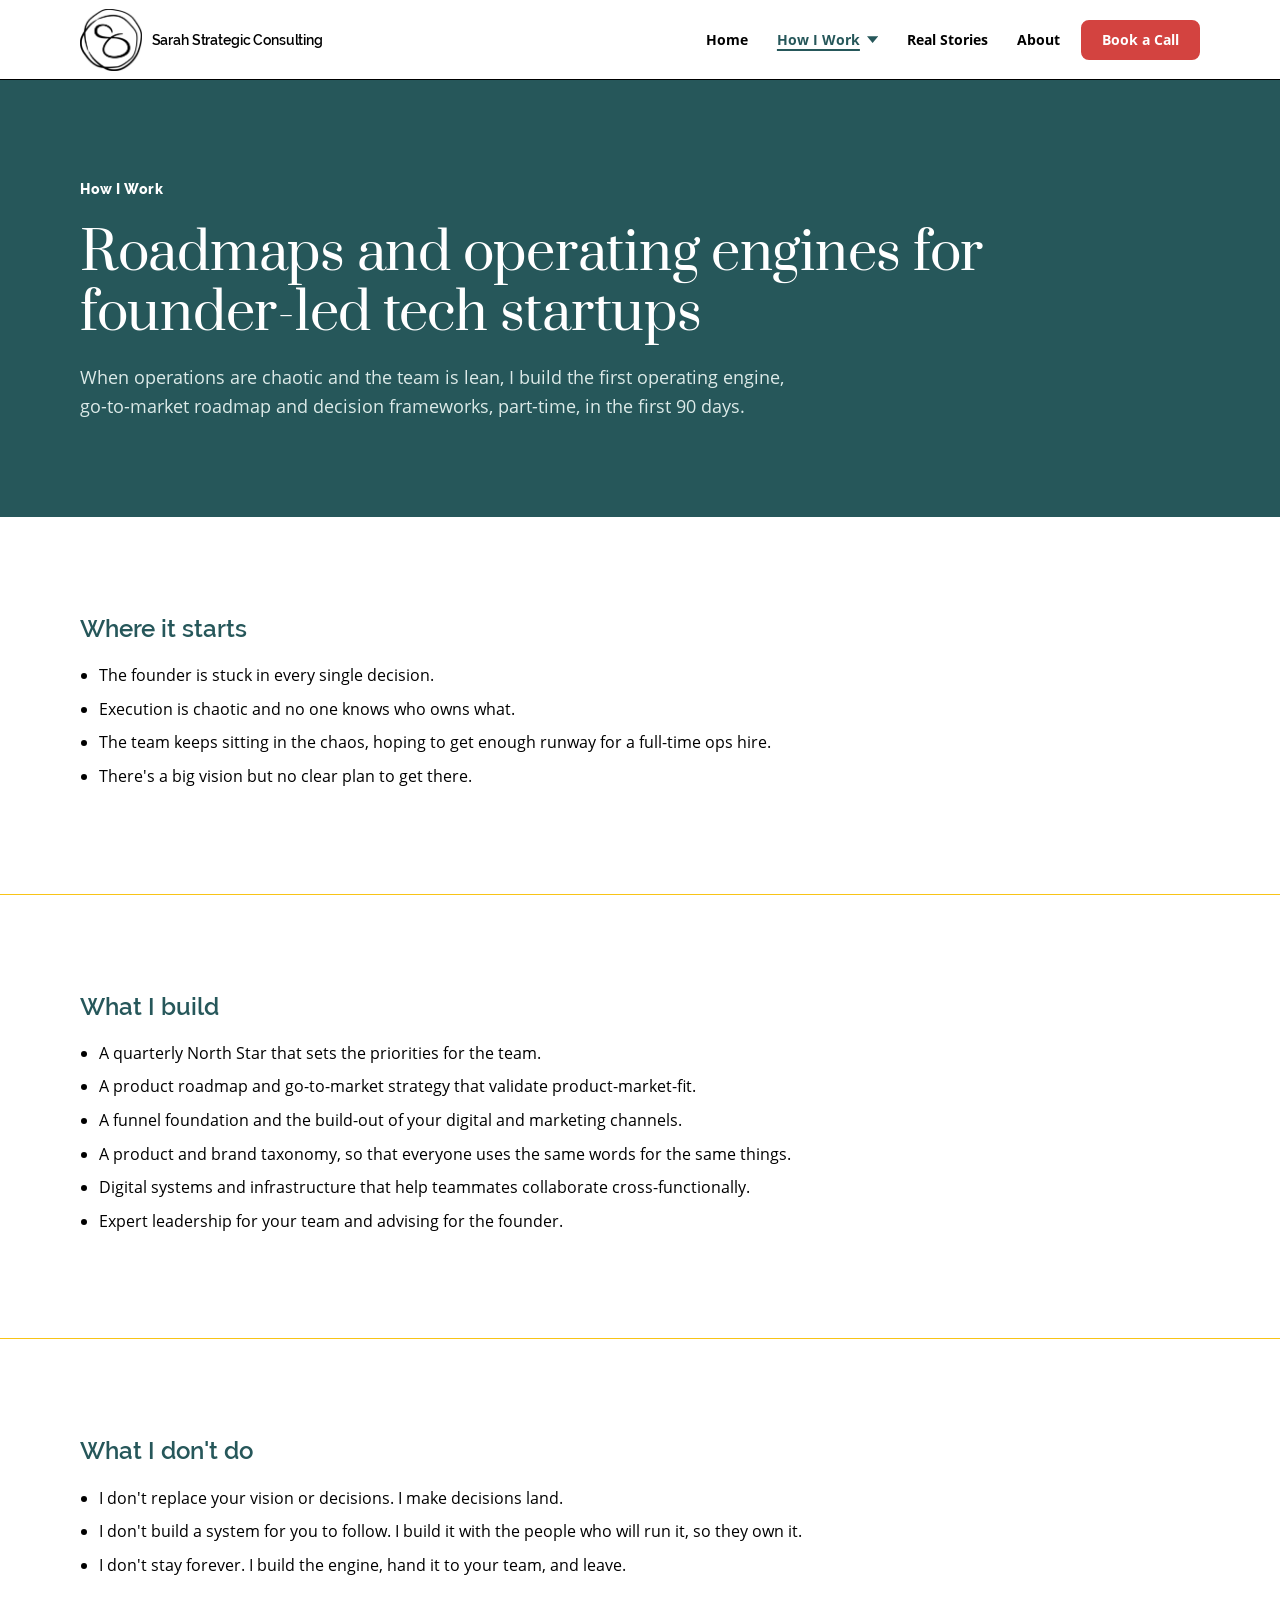
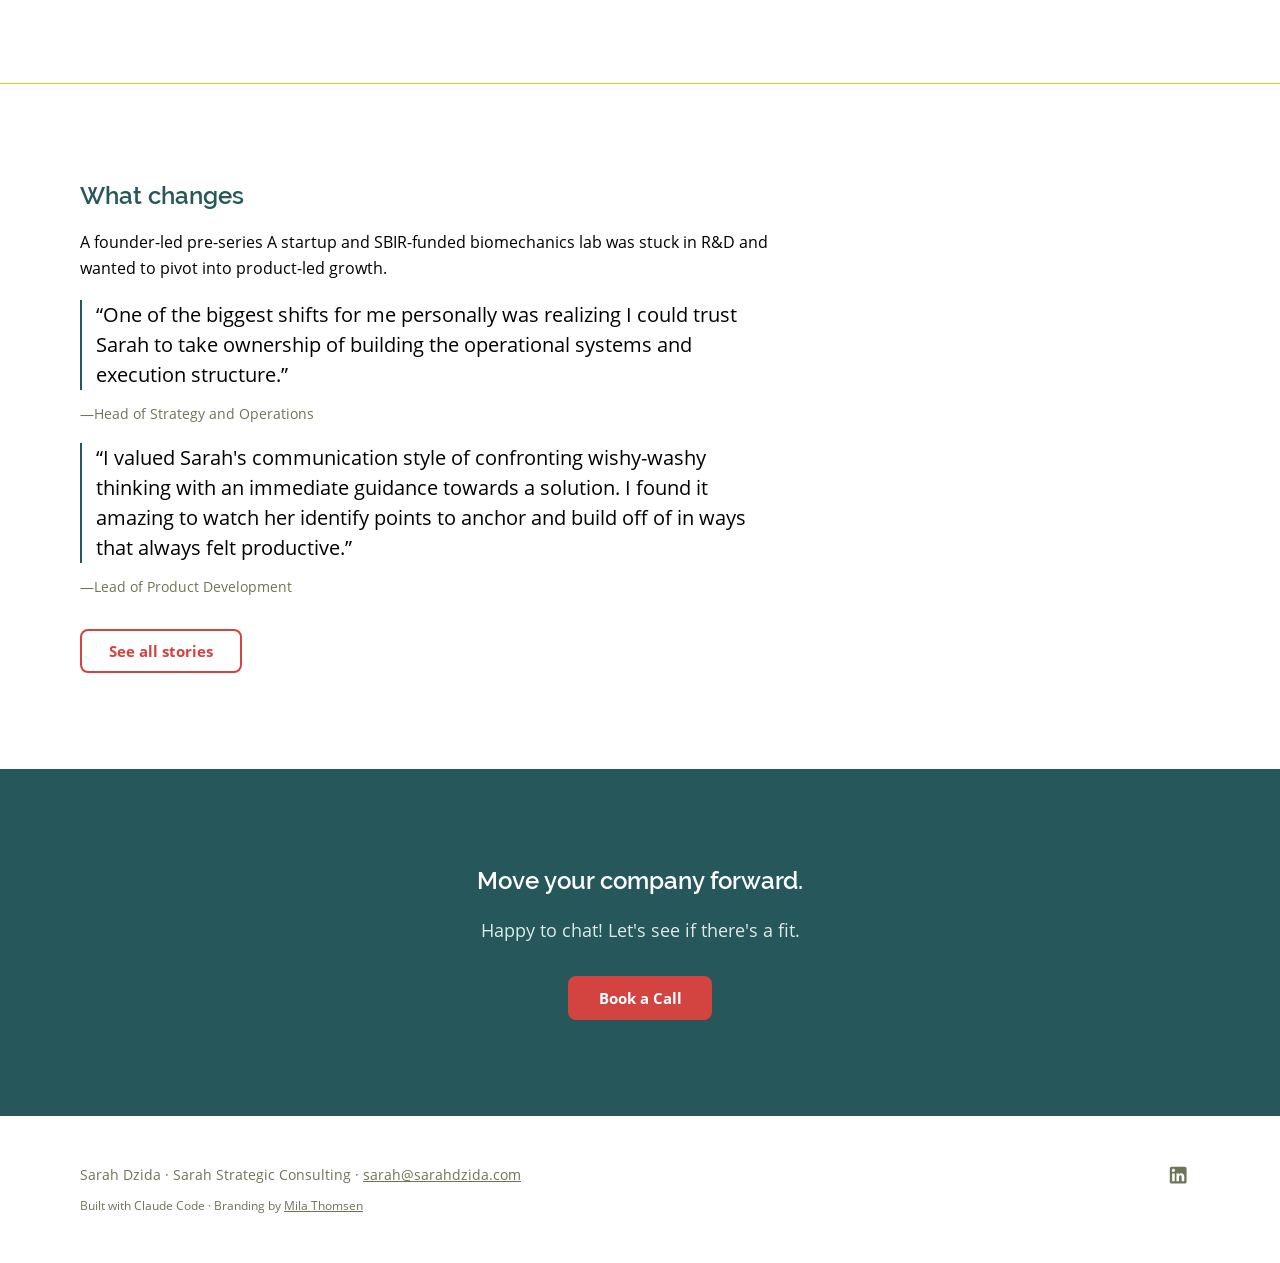
<file: how-i-work-startups.html>
<!DOCTYPE html>
<html lang="en">
<head>
<!-- Google tag (gtag.js) -->
<script async src="https://www.googletagmanager.com/gtag/js?id=G-WGXF9EPYM9"></script>
<script>
  window.dataLayer = window.dataLayer || [];
  function gtag(){dataLayer.push(arguments);}
  gtag("js", new Date());

  gtag("config", "G-WGXF9EPYM9");
</script>
<meta charset="UTF-8">
<meta name="viewport" content="width=device-width, initial-scale=1">
<title>How I Work: Founder-Led Tech Startups | Sarah Dzida</title>
<meta name="description" content="Roadmaps and operating engines for founder-led tech startups. When ops are chaotic and the team is lean, Sarah builds the first engine and GTM roadmap.">
<link rel="canonical" href="https://sarahstrategic.com/how-i-work-startups.html">
<link rel="icon" type="image/png" sizes="32x32" href="images/favicon/favicon-32.png">
<link rel="icon" type="image/png" sizes="16x16" href="images/favicon/favicon-16.png">
<link rel="apple-touch-icon" href="images/favicon/apple-touch-icon.png">
<meta property="og:type" content="website">
<meta property="og:site_name" content="Sarah Strategic Consulting">
<meta property="og:title" content="How I Work: Founder-Led Tech Startups | Sarah Dzida">
<meta property="og:description" content="Roadmaps and operating engines for founder-led tech startups. When ops are chaotic and the team is lean, Sarah builds the first engine and GTM roadmap.">
<meta property="og:url" content="https://sarahstrategic.com/how-i-work-startups.html">
<meta property="og:image" content="https://sarahstrategic.com/images/og-share.png">
<meta property="og:image:width" content="1200">
<meta property="og:image:height" content="630">
<meta name="twitter:card" content="summary_large_image">
<meta name="twitter:title" content="How I Work: Founder-Led Tech Startups | Sarah Dzida">
<meta name="twitter:description" content="Roadmaps and operating engines for founder-led tech startups. When ops are chaotic and the team is lean, Sarah builds the first engine and GTM roadmap.">
<meta name="twitter:image" content="https://sarahstrategic.com/images/og-share.png">
<script type="application/ld+json">
{
  "@context": "https://schema.org",
  "@type": "Person",
  "name": "Sarah Dzida",
  "url": "https://sarahstrategic.com/",
  "image": "https://sarahstrategic.com/images/sarah-portrait.jpg",
  "jobTitle": "Product & Ops Consultant",
  "worksFor": {
    "@type": "Organization",
    "name": "Sarah Strategic Consulting"
  },
  "email": "mailto:sarah@sarahdzida.com",
  "sameAs": ["https://www.linkedin.com/in/sarahdzida/"]
}
</script>
<script>document.documentElement.classList.add('js')</script>
<link rel="stylesheet" href="css/style.css?v=20261126">
</head>
<body>

<a class="skip-link" href="#main">Skip to content</a>

<nav aria-label="Main">
  <div class="wrap">
    <a class="brand" href="index.html"><img src="images/SD-Secondary-Logo-Black.png" alt="Sarah Strategic Consulting"><span>Sarah Strategic Consulting</span></a>
    <button class="nav-toggle" type="button" aria-expanded="false" aria-controls="nav-menu">
      <span class="nav-toggle-bars" aria-hidden="true"></span>
      <span class="sr-only">Menu</span>
    </button>
    <ul class="nav-links" id="nav-menu">
      <li><a href="index.html">Home</a></li>
      <li class="has-sub is-current-section">
        <button class="nav-sub-toggle" type="button" aria-expanded="false" aria-controls="nav-sub-hiw">How I Work <svg viewBox="0 0 10 6" aria-hidden="true"><path d="M0 0h10L5 6z" fill="currentColor"/></svg></button>
        <ul class="nav-sub" id="nav-sub-hiw">
          <li><a href="how-i-work-startups.html" aria-current="page">Founder-led tech startups</a></li>
          <li><a href="how-i-work-established.html">Product &amp; marketing leaders</a></li>
        </ul>
      </li>
      <li><a href="real-stories.html">Real Stories</a></li>
      <li><a href="about.html">About</a></li>
      <li class="nav-cta"><a href="https://calendly.com/sarah-dzida/intro-meeting" target="_blank" rel="noopener">Book a Call</a></li>
    </ul>
  </div>
</nav>

<main id="main">
<section class="page-hero">
  <div class="wrap">
    <span class="eyebrow">How I Work</span>
    <h1>Roadmaps and operating engines for founder-led tech startups</h1>
    <p class="lede">When operations are chaotic and the team is lean, I build the first operating engine, go-to-market roadmap and decision frameworks, part-time, in the first 90 days.</p>
  </div>
</section>

<section>
  <div class="wrap">
    <h2>Where it starts</h2>
    <ul class="bullets">
      <li>The founder is stuck in every single decision.</li>
      <li>Execution is chaotic and no one knows who owns what.</li>
      <li>The team keeps sitting in the chaos, hoping to get enough runway for a full-time ops hire.</li>
      <li>There's a big vision but no clear plan to get there.</li>
    </ul>
  </div>
</section>

<section class="rule-top">
  <div class="wrap">
    <h2>What I build</h2>
    <ul class="bullets">
      <li>A quarterly North Star that sets the priorities for the team.</li>
      <li>A product roadmap and go-to-market strategy that validate product-market-fit.</li>
      <li>A funnel foundation and the build-out of your digital and marketing channels.</li>
      <li>A product and brand taxonomy, so that everyone uses the same words for the same things.</li>
      <li>Digital systems and infrastructure that help teammates collaborate cross-functionally.</li>
      <li>Expert leadership for your team and advising for the founder.</li>
    </ul>
  </div>
</section>

<section class="rule-top">
  <div class="wrap">
    <h2>What I don't do</h2>
    <ul class="bullets">
      <li>I don't replace your vision or decisions. I make decisions land.</li>
      <li>I don't build a system for you to follow. I build it with the people who will run it, so they own it.</li>
      <li>I don't stay forever. I build the engine, hand it to your team, and leave.</li>
    </ul>
  </div>
</section>

<section class="rule-top">
  <div class="wrap">
    <h2>What changes</h2>
    <p>A founder-led pre-series A startup and SBIR-funded biomechanics lab was stuck in R&amp;D and wanted to pivot into product-led growth.</p>
    <figure class="client-quote">
      <blockquote><p>&ldquo;One of the biggest shifts for me personally was realizing I could trust Sarah to take ownership of building the operational systems and execution structure.&rdquo;</p></blockquote>
      <figcaption>&mdash;Head of Strategy and Operations</figcaption>
    </figure>
    <figure class="client-quote">
      <blockquote><p>&ldquo;I valued Sarah's communication style of confronting wishy-washy thinking with an immediate guidance towards a solution. I found it amazing to watch her identify points to anchor and build off of in ways that always felt productive.&rdquo;</p></blockquote>
      <figcaption>&mdash;Lead of Product Development</figcaption>
    </figure>
    <div class="cta-group">
      <a class="cta-secondary" href="real-stories.html">See all stories</a>
    </div>
  </div>
</section>

<section class="closing">
  <div class="wrap">
    <h2>Move your company forward.</h2>
    <p class="lede">Happy to chat! Let's see if there's a fit.</p>
    <div class="cta-group">
      <a class="cta" href="https://calendly.com/sarah-dzida/intro-meeting" target="_blank" rel="noopener">Book a Call</a>
    </div>
  </div>
</section>
</main>

<footer>
  <div class="wrap">
    <div>
      <p>Sarah Dzida &middot; Sarah Strategic Consulting &middot; <a href="mailto:sarah@sarahdzida.com">sarah@sarahdzida.com</a></p>
      <p class="credit">Built with Claude Code &middot; Branding by <a href="https://strangerka.com/" target="_blank" rel="noopener">Mila Thomsen</a></p>
    </div>
    <a class="social" href="https://www.linkedin.com/in/sarahdzida/" target="_blank" rel="noopener" aria-label="Sarah Dzida on LinkedIn"><svg width="24" height="24" viewBox="0 0 24 24" fill="none" aria-hidden="true"><path d="M19 3C19.5304 3 20.0391 3.21071 20.4142 3.58579C20.7893 3.96086 21 4.46957 21 5V19C21 19.5304 20.7893 20.0391 20.4142 20.4142C20.0391 20.7893 19.5304 21 19 21H5C4.46957 21 3.96086 20.7893 3.58579 20.4142C3.21071 20.0391 3 19.5304 3 19V5C3 4.46957 3.21071 3.96086 3.58579 3.58579C3.96086 3.21071 4.46957 3 5 3H19ZM18.5 18.5V13.2C18.5 12.3354 18.1565 11.5062 17.5452 10.8948C16.9338 10.2835 16.1046 9.94 15.24 9.94C14.39 9.94 13.4 10.46 12.92 11.24V10.13H10.13V18.5H12.92V13.57C12.92 12.8 13.54 12.17 14.31 12.17C14.6813 12.17 15.0374 12.3175 15.2999 12.5801C15.5625 12.8426 15.71 13.1987 15.71 13.57V18.5H18.5ZM6.88 8.56C7.32556 8.56 7.75288 8.383 8.06794 8.06794C8.383 7.75288 8.56 7.32556 8.56 6.88C8.56 5.95 7.81 5.19 6.88 5.19C6.43178 5.19 6.00193 5.36805 5.68499 5.68499C5.36805 6.00193 5.19 6.43178 5.19 6.88C5.19 7.81 5.95 8.56 6.88 8.56ZM8.27 18.5V10.13H5.5V18.5H8.27Z" fill="currentColor"/></svg></a>
  </div>
</footer>

<script src="js/nav.js?v=20261126" defer></script>
</body>
</html>
</file>
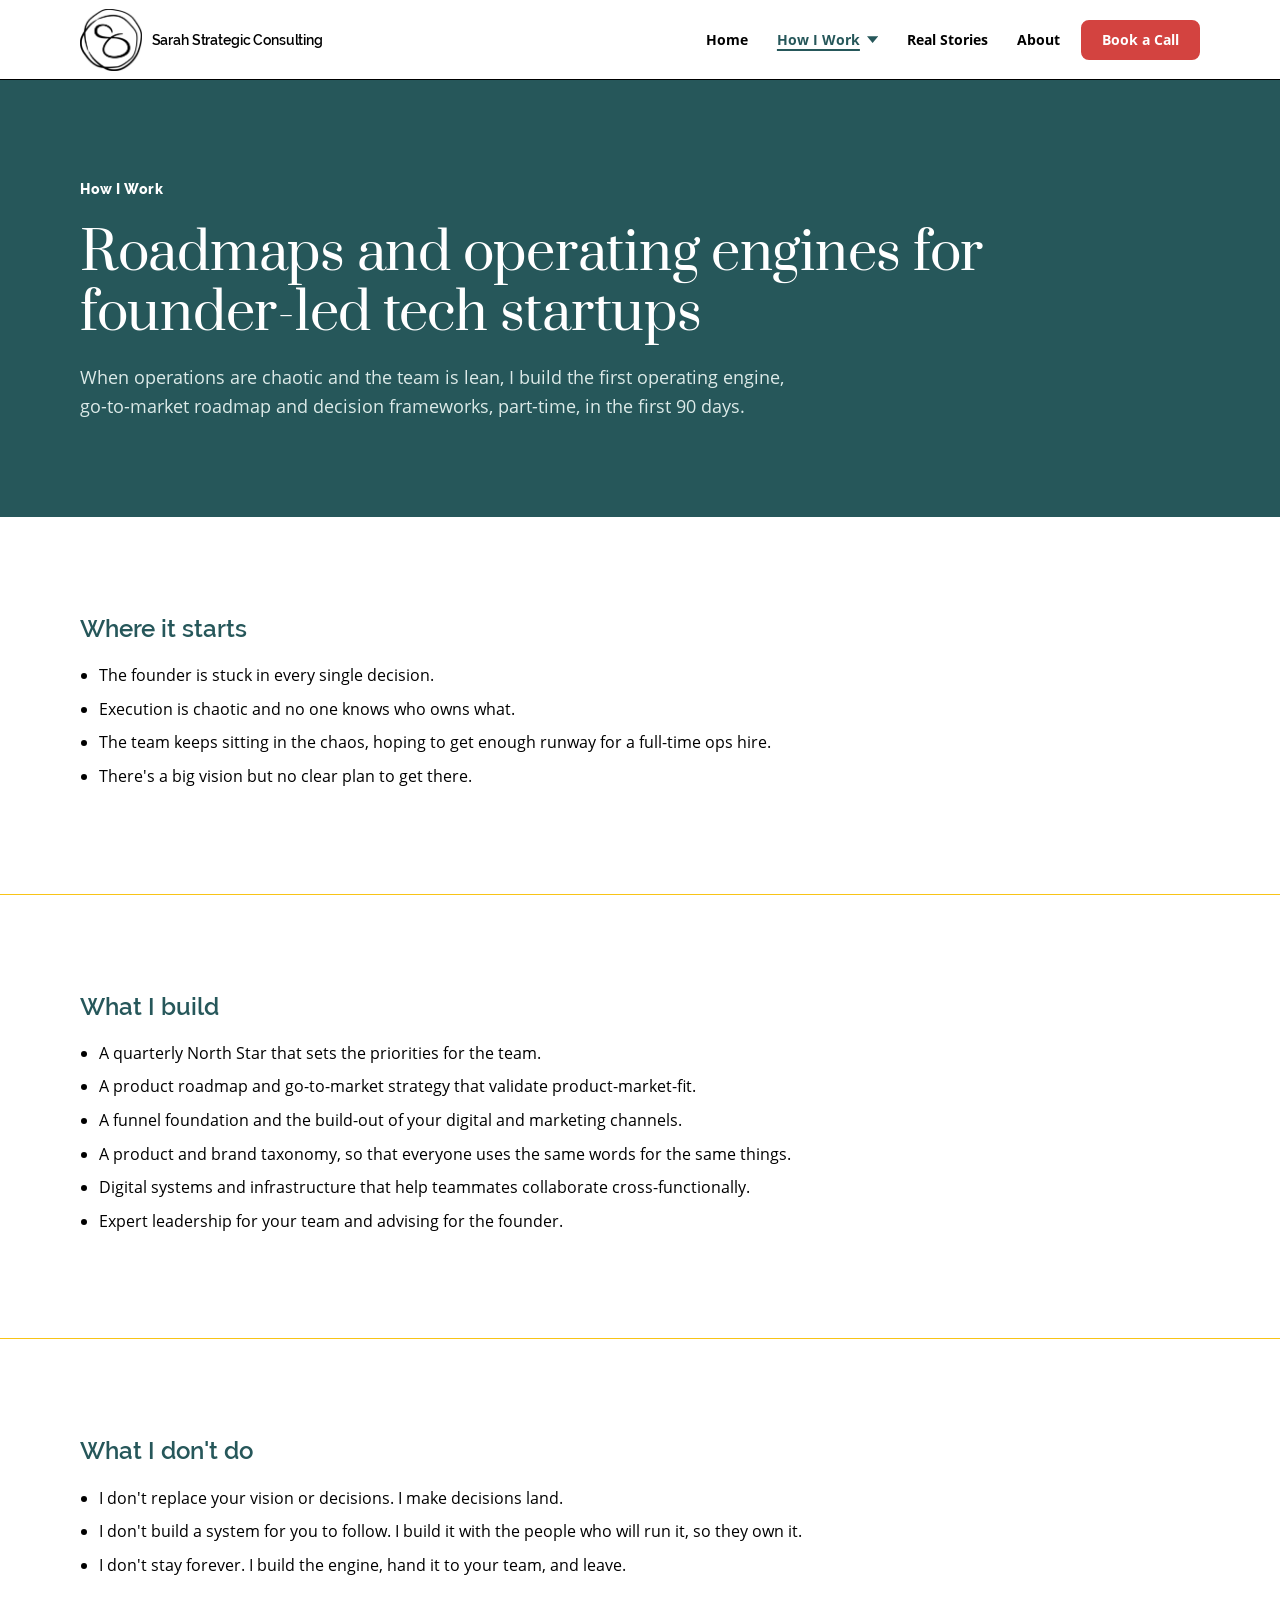
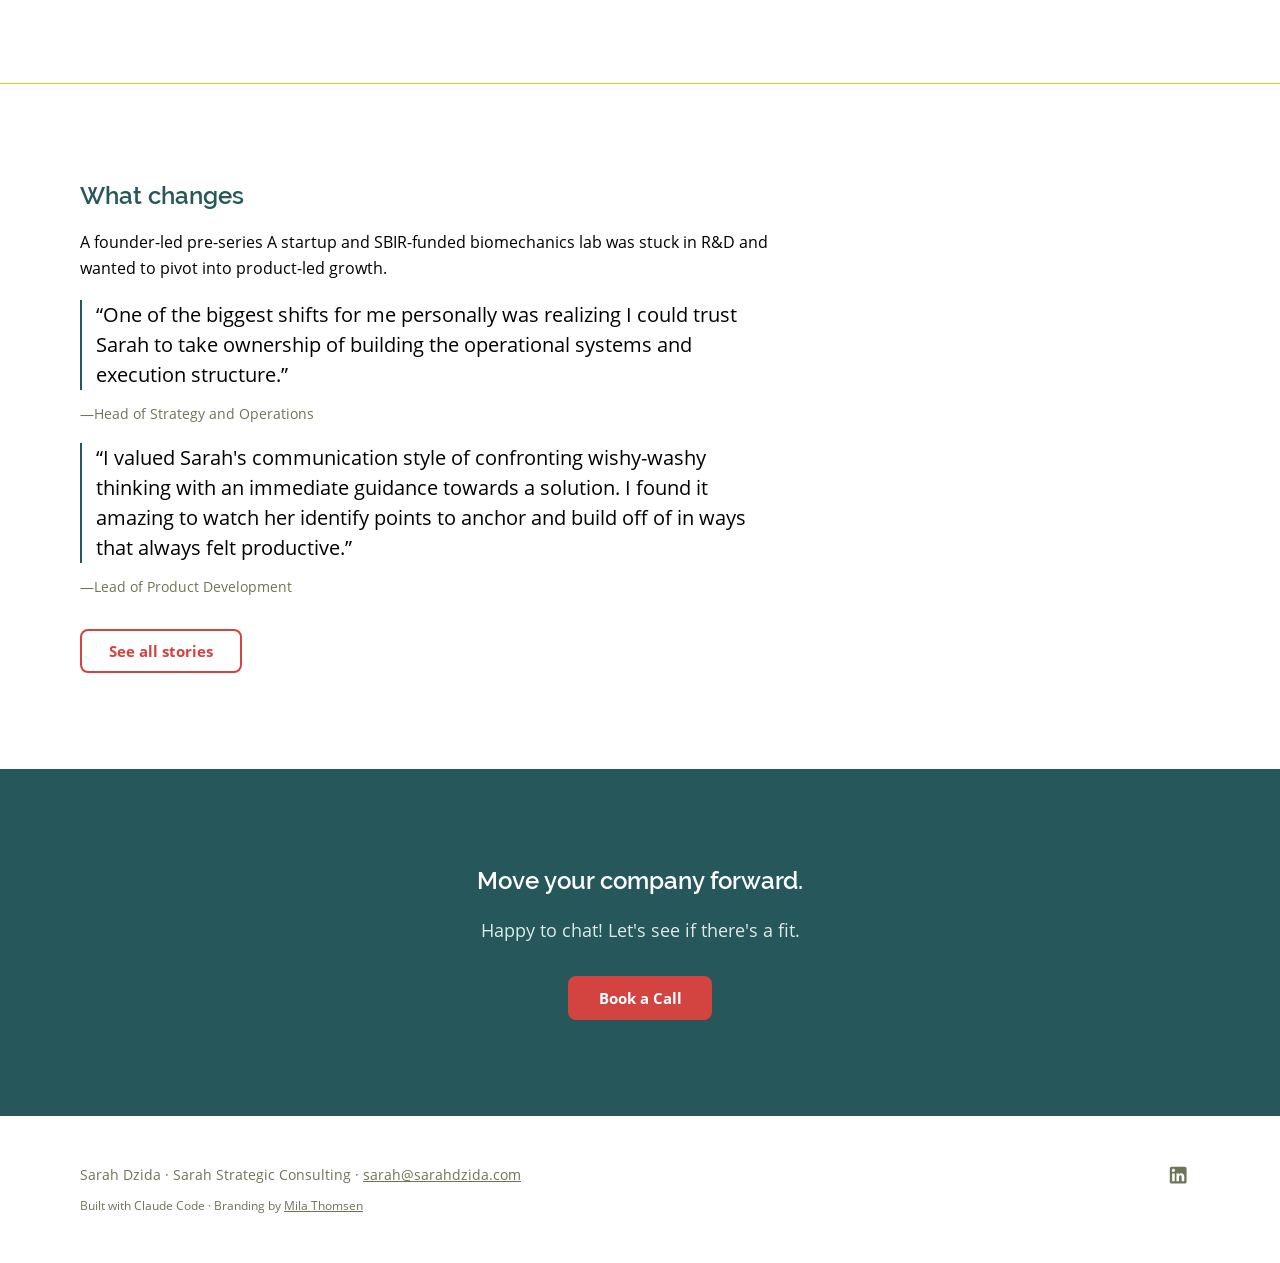
<file: how-i-work.html>
<!DOCTYPE html>
<html lang="en">
<head>
<meta charset="UTF-8">
<meta name="viewport" content="width=device-width, initial-scale=1">
<title>How I Work | Sarah Dzida</title>
<meta http-equiv="refresh" content="0; url=how-i-work-startups.html">
<link rel="canonical" href="https://sarahstrategic.com/how-i-work-startups.html">
<meta name="robots" content="noindex">
</head>
<body>
<p>This page has moved to <a href="how-i-work-startups.html">https://sarahstrategic.com/how-i-work-startups.html</a>.</p>
</body>
</html>
</file>
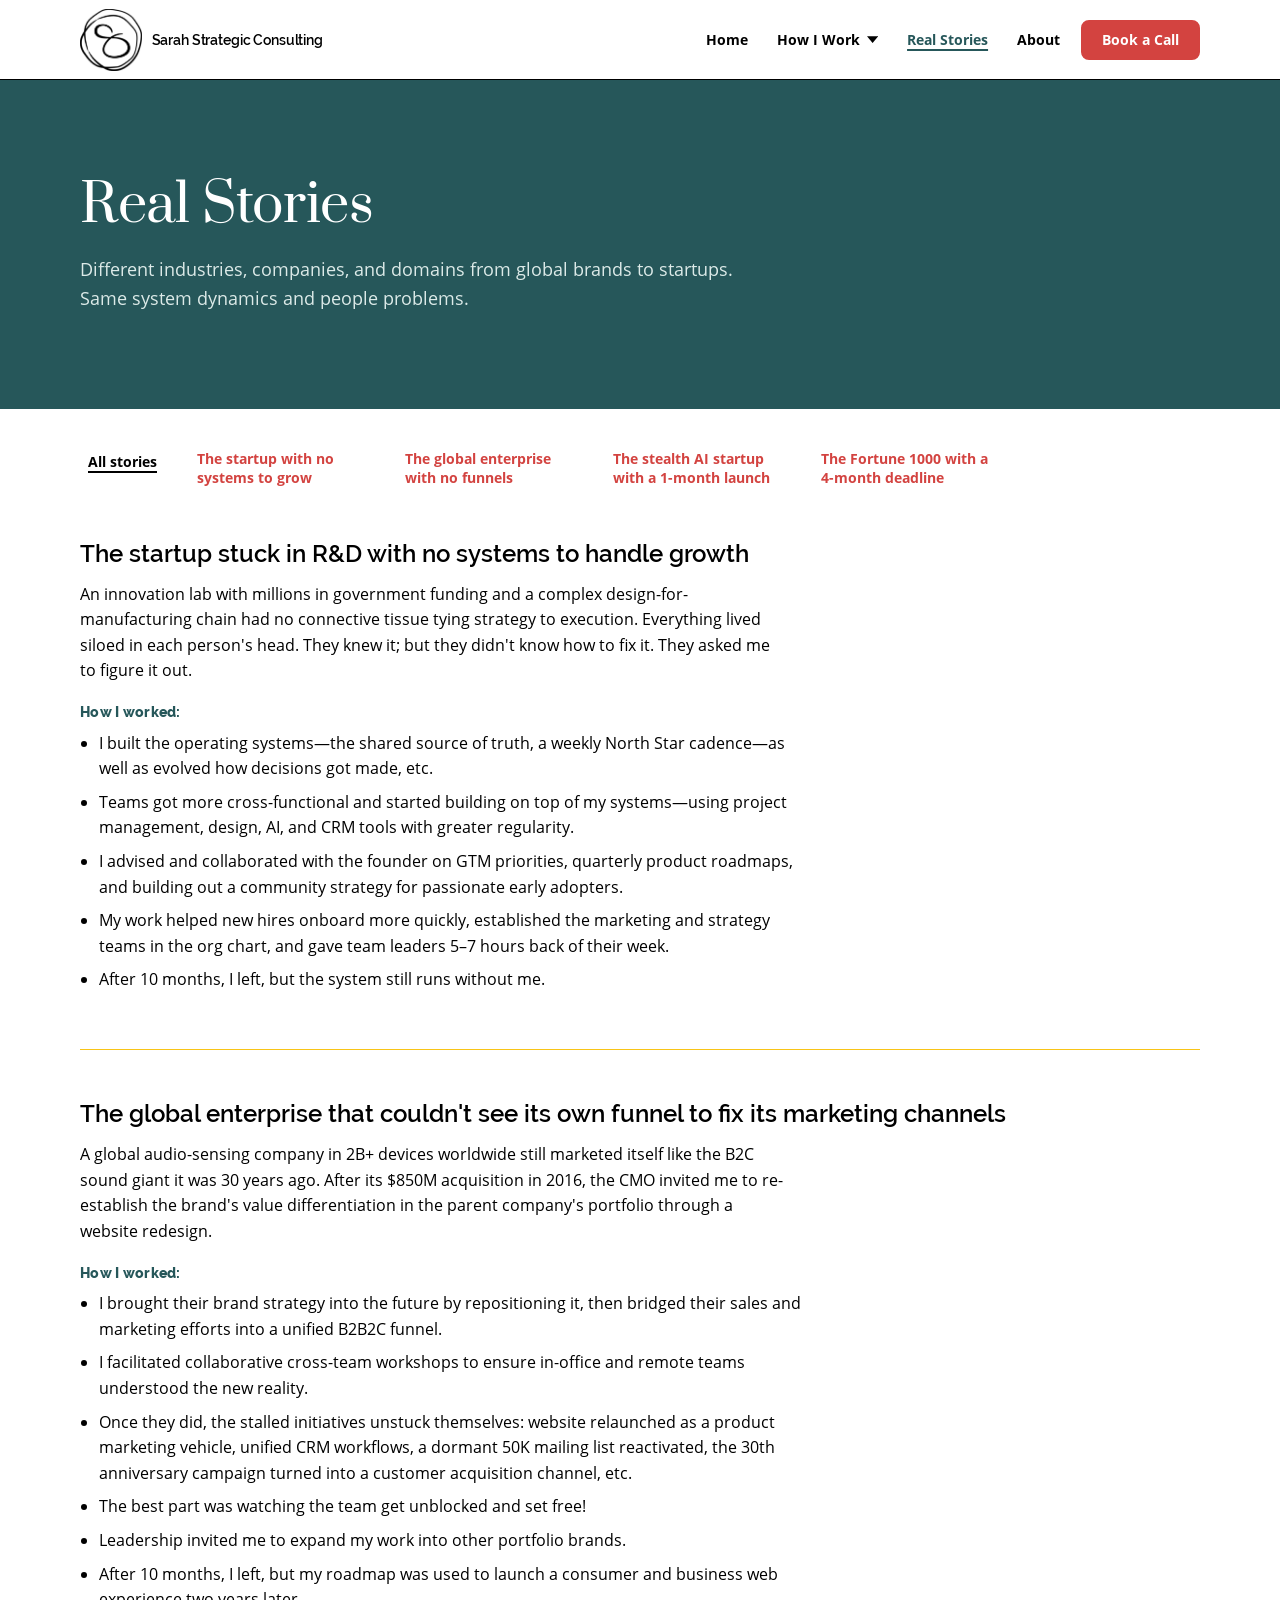
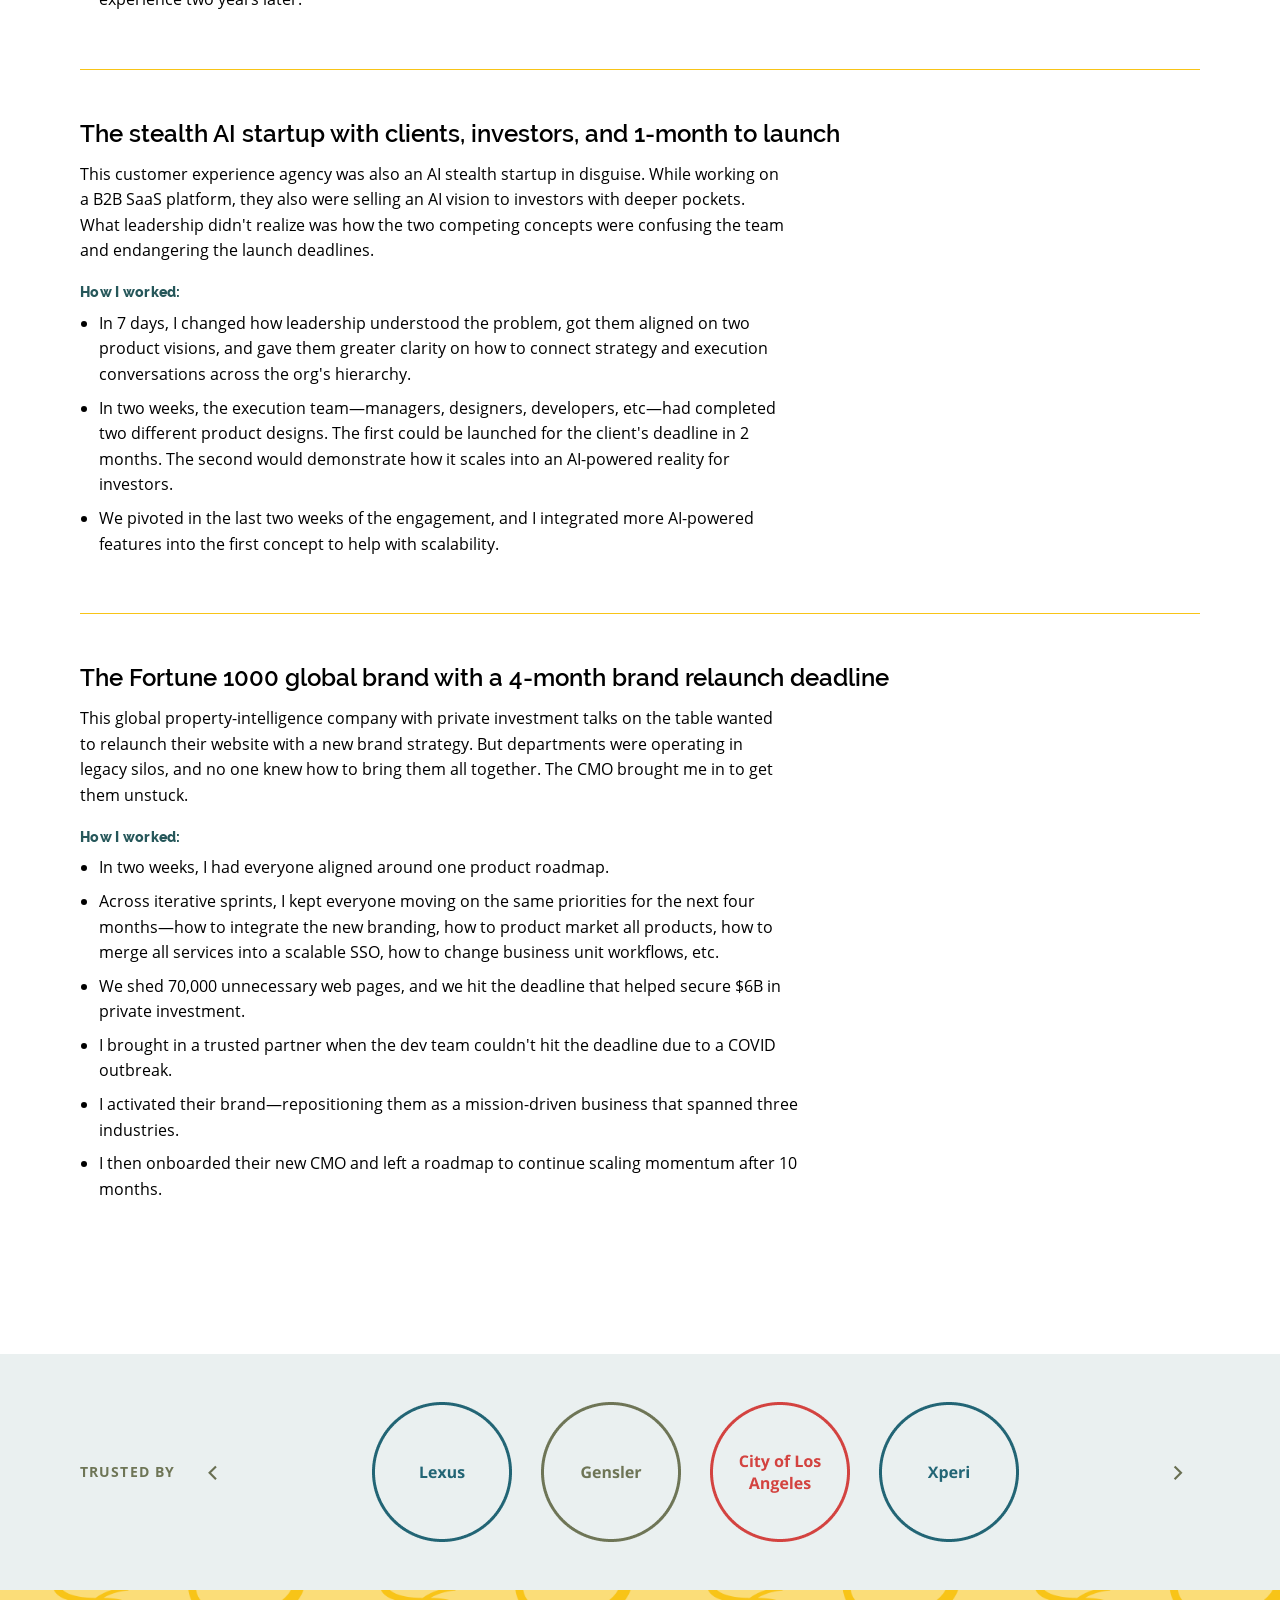
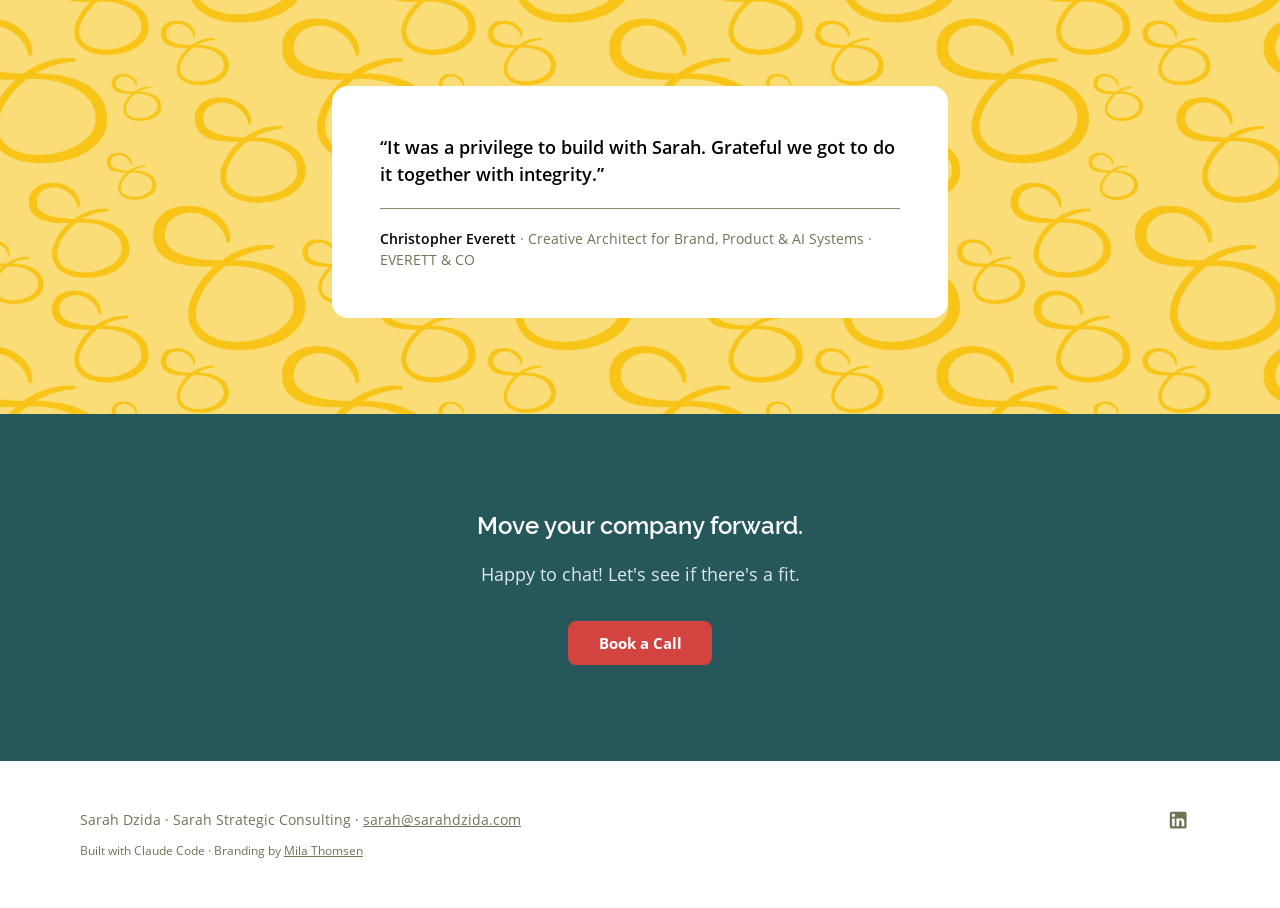
<file: real-stories.html>
<!DOCTYPE html>
<html lang="en">
<head>
<!-- Google tag (gtag.js) -->
<script async src="https://www.googletagmanager.com/gtag/js?id=G-WGXF9EPYM9"></script>
<script>
  window.dataLayer = window.dataLayer || [];
  function gtag(){dataLayer.push(arguments);}
  gtag("js", new Date());

  gtag("config", "G-WGXF9EPYM9");
</script>
<meta charset="UTF-8">
<meta name="viewport" content="width=device-width, initial-scale=1">
<title>Real Stories | Sarah Dzida</title>
<meta name="description" content="Different industries, companies, and domains from global brands to startups. Same system dynamics and people problems.">
<link rel="canonical" href="https://sarahstrategic.com/real-stories.html">
<link rel="icon" type="image/png" sizes="32x32" href="images/favicon/favicon-32.png">
<link rel="icon" type="image/png" sizes="16x16" href="images/favicon/favicon-16.png">
<link rel="apple-touch-icon" href="images/favicon/apple-touch-icon.png">
<meta property="og:type" content="website">
<meta property="og:site_name" content="Sarah Strategic Consulting">
<meta property="og:title" content="Real Stories | Sarah Dzida">
<meta property="og:description" content="Different industries, companies, and domains from global brands to startups. Same system dynamics and people problems.">
<meta property="og:url" content="https://sarahstrategic.com/real-stories.html">
<meta property="og:image" content="https://sarahstrategic.com/images/og-share.png">
<meta property="og:image:width" content="1200">
<meta property="og:image:height" content="630">
<meta name="twitter:card" content="summary_large_image">
<meta name="twitter:title" content="Real Stories | Sarah Dzida">
<meta name="twitter:description" content="Different industries, companies, and domains from global brands to startups. Same system dynamics and people problems.">
<meta name="twitter:image" content="https://sarahstrategic.com/images/og-share.png">
<script type="application/ld+json">
{
  "@context": "https://schema.org",
  "@type": "Person",
  "name": "Sarah Dzida",
  "url": "https://sarahstrategic.com/",
  "image": "https://sarahstrategic.com/images/sarah-portrait.jpg",
  "jobTitle": "Product & Ops Consultant",
  "worksFor": {
    "@type": "Organization",
    "name": "Sarah Strategic Consulting"
  },
  "email": "mailto:sarah@sarahdzida.com",
  "sameAs": ["https://www.linkedin.com/in/sarahdzida/"]
}
</script>
<script>document.documentElement.classList.add('js')</script>
<link rel="stylesheet" href="css/style.css?v=20261126">
</head>
<body>

<a class="skip-link" href="#main">Skip to content</a>

<nav aria-label="Main">
  <div class="wrap">
    <a class="brand" href="index.html"><img src="images/SD-Secondary-Logo-Black.png" alt="Sarah Strategic Consulting"><span>Sarah Strategic Consulting</span></a>
    <button class="nav-toggle" type="button" aria-expanded="false" aria-controls="nav-menu">
      <span class="nav-toggle-bars" aria-hidden="true"></span>
      <span class="sr-only">Menu</span>
    </button>
    <ul class="nav-links" id="nav-menu">
      <li><a href="index.html">Home</a></li>
      <li class="has-sub">
        <button class="nav-sub-toggle" type="button" aria-expanded="false" aria-controls="nav-sub-hiw">How I Work <svg viewBox="0 0 10 6" aria-hidden="true"><path d="M0 0h10L5 6z" fill="currentColor"/></svg></button>
        <ul class="nav-sub" id="nav-sub-hiw">
          <li><a href="how-i-work-startups.html">Founder-led tech startups</a></li>
          <li><a href="how-i-work-established.html">Product &amp; marketing leaders</a></li>
        </ul>
      </li>
      <li><a href="real-stories.html" aria-current="page">Real Stories</a></li>
      <li><a href="about.html">About</a></li>
      <li class="nav-cta"><a href="https://calendly.com/sarah-dzida/intro-meeting" target="_blank" rel="noopener">Book a Call</a></li>
    </ul>
  </div>
</nav>

<main id="main">
<section class="page-hero">
  <div class="wrap">
    <h1>Real Stories</h1>
    <p class="lede">Different industries, companies, and domains from global brands to startups. Same system dynamics and people problems.</p>
  </div>
</section>

<section class="section-tight-top">
  <div class="wrap">
    <div class="story-tabs" role="group" aria-label="Filter stories">
      <button type="button" data-cat="all" aria-pressed="true">All stories</button>
      <button type="button" data-cat="startup" aria-pressed="false">The startup with no systems to grow</button>
      <button type="button" data-cat="enterprise" aria-pressed="false">The global enterprise with no funnels</button>
      <button type="button" data-cat="stealth-ai" aria-pressed="false">The stealth AI startup with a 1-month launch</button>
      <button type="button" data-cat="fortune-1000" aria-pressed="false">The Fortune 1000 with a 4-month deadline</button>
    </div>
    <div class="story-filter">
      <button type="button" class="story-filter-toggle" aria-haspopup="listbox" aria-expanded="false" aria-controls="story-filter-list">
        <span class="story-filter-value">All stories</span>
        <svg class="story-filter-chevron" viewBox="0 0 24 24" fill="none" stroke="currentColor" stroke-width="2" aria-hidden="true"><path d="M6 9l6 6 6-6"/></svg>
      </button>
      <ul class="story-filter-list" role="listbox" id="story-filter-list" aria-label="Filter stories" tabindex="-1" hidden>
        <li role="option" aria-selected="true" data-cat="all" tabindex="0">All stories</li>
        <li role="option" aria-selected="false" data-cat="startup" tabindex="-1">The startup with no systems to grow</li>
        <li role="option" aria-selected="false" data-cat="enterprise" tabindex="-1">The global enterprise with no funnels</li>
        <li role="option" aria-selected="false" data-cat="stealth-ai" tabindex="-1">The stealth AI startup with a 1-month launch</li>
        <li role="option" aria-selected="false" data-cat="fortune-1000" tabindex="-1">The Fortune 1000 with a 4-month deadline</li>
      </ul>
    </div>

    <article class="story" data-cat="startup">
      <h2>The startup stuck in R&amp;D with no systems to handle growth</h2>
      <p>An innovation lab with millions in government funding and a complex design-for-manufacturing chain had no connective tissue tying strategy to execution. Everything lived siloed in each person's head. They knew it; but they didn't know how to fix it. They asked me to figure it out.</p>
      <h3>How I worked:</h3>
      <ul>
        <li>I built the operating systems&mdash;the shared source of truth, a weekly North Star cadence&mdash;as well as evolved how decisions got made, etc.</li>
        <li>Teams got more cross-functional and started building on top of my systems&mdash;using project management, design, AI, and CRM tools with greater regularity.</li>
        <li>I advised and collaborated with the founder on GTM priorities, quarterly product roadmaps, and building out a community strategy for passionate early adopters.</li>
        <li>My work helped new hires onboard more quickly, established the marketing and strategy teams in the org chart, and gave team leaders 5&ndash;7 hours back of their week.</li>
        <li>After 10 months, I left, but the system still runs without me.</li>
      </ul>
    </article>

    <article class="story" data-cat="enterprise">
      <h2>The global enterprise that couldn't see its own funnel to fix its marketing channels</h2>
      <p>A global audio-sensing company in 2B+ devices worldwide still marketed itself like the B2C sound giant it was 30 years ago. After its $850M acquisition in 2016, the CMO invited me to re-establish the brand's value differentiation in the parent company's portfolio through a website redesign.</p>
      <h3>How I worked:</h3>
      <ul>
        <li>I brought their brand strategy into the future by repositioning it, then bridged their sales and marketing efforts into a unified B2B2C funnel.</li>
        <li>I facilitated collaborative cross-team workshops to ensure in-office and remote teams understood the new reality.</li>
        <li>Once they did, the stalled initiatives unstuck themselves: website relaunched as a product marketing vehicle, unified CRM workflows, a dormant 50K mailing list reactivated, the 30th anniversary campaign turned into a customer acquisition channel, etc.</li>
        <li>The best part was watching the team get unblocked and set free!</li>
        <li>Leadership invited me to expand my work into other portfolio brands.</li>
        <li>After 10 months, I left, but my roadmap was used to launch a consumer and business web experience two years later.</li>
      </ul>
    </article>

    <article class="story" data-cat="stealth-ai">
      <h2>The stealth AI startup with clients, investors, and 1-month to launch</h2>
      <p>This customer experience agency was also an AI stealth startup in disguise. While working on a B2B SaaS platform, they also were selling an AI vision to investors with deeper pockets. What leadership didn't realize was how the two competing concepts were confusing the team and endangering the launch deadlines.</p>
      <h3>How I worked:</h3>
      <ul>
        <li>In 7 days, I changed how leadership understood the problem, got them aligned on two product visions, and gave them greater clarity on how to connect strategy and execution conversations across the org's hierarchy.</li>
        <li>In two weeks, the execution team&mdash;managers, designers, developers, etc&mdash;had completed two different product designs. The first could be launched for the client's deadline in 2 months. The second would demonstrate how it scales into an AI-powered reality for investors.</li>
        <li>We pivoted in the last two weeks of the engagement, and I integrated more AI-powered features into the first concept to help with scalability.</li>
      </ul>
    </article>

    <article class="story" data-cat="fortune-1000">
      <h2>The Fortune 1000 global brand with a 4-month brand relaunch deadline</h2>
      <p>This global property-intelligence company with private investment talks on the table wanted to relaunch their website with a new brand strategy. But departments were operating in legacy silos, and no one knew how to bring them all together. The CMO brought me in to get them unstuck.</p>
      <h3>How I worked:</h3>
      <ul>
        <li>In two weeks, I had everyone aligned around one product roadmap.</li>
        <li>Across iterative sprints, I kept everyone moving on the same priorities for the next four months&mdash;how to integrate the new branding, how to product market all products, how to merge all services into a scalable SSO, how to change business unit workflows, etc.</li>
        <li>We shed 70,000 unnecessary web pages, and we hit the deadline that helped secure $6B in private investment.</li>
        <li>I brought in a trusted partner when the dev team couldn't hit the deadline due to a COVID outbreak.</li>
        <li>I activated their brand&mdash;repositioning them as a mission-driven business that spanned three industries.</li>
        <li>I then onboarded their new CMO and left a roadmap to continue scaling momentum after 10 months.</li>
      </ul>
    </article>
  </div>
</section>

<section class="trusted">
  <div class="wrap">
    <span class="trusted-label">Trusted by</span>
    <button class="trusted-arrow prev" type="button" aria-label="Previous clients"><svg viewBox="0 0 24 24" fill="none" stroke="currentColor" stroke-width="2" aria-hidden="true"><path d="M15 18l-6-6 6-6"/></svg></button>
    <div class="carousel-wrapper" aria-live="polite">
      <ul class="trusted-track carousel-slide active">
        <li class="trusted-item"><img src="images/Lexus-Trusted-By.png" alt="Lexus" width="140" height="140"></li>
        <li class="trusted-item"><img src="images/Gensler-Trusted-By.png" alt="Gensler" width="140" height="140"></li>
        <li class="trusted-item"><img src="images/LA-Trusted-by.png" alt="City of Los Angeles" width="140" height="140"></li>
        <li class="trusted-item"><img src="images/Xperi-Trusted-By.png" alt="Xperi" width="140" height="140"></li>
      </ul>
      <ul class="trusted-track carousel-slide">
        <li class="trusted-item"><img src="images/Toyota-Trusted-By.png" alt="Toyota" width="140" height="140"></li>
        <li class="trusted-item"><img src="images/CoreLogic-Trusted-By.png" alt="CoreLogic" width="140" height="140"></li>
        <li class="trusted-item"><img src="images/HFG-Trusted-By.png" alt="Harry Frank Guggenheim Foundation" width="140" height="140"></li>
        <li class="trusted-item"><img src="images/Emory-Trusted-By.png" alt="Emory Healthcare" width="140" height="140"></li>
      </ul>
      <ul class="trusted-track carousel-slide">
        <li class="trusted-item"><img src="images/USC-Trusted-By.png" alt="USC" width="140" height="140"></li>
        <li class="trusted-item"><img src="images/Solidigm-Trusted-By.png" alt="Solidigm" width="140" height="140"></li>
        <li class="trusted-item"><img src="images/MCR-Labs-Trusted-By.png" alt="MCR Labs" width="140" height="140"></li>
        <li class="trusted-item"><img src="images/Walmart-Trusted-By.png" alt="Walmart" width="140" height="140"></li>
      </ul>
    </div>
    <button class="trusted-arrow next" type="button" aria-label="Next clients"><svg viewBox="0 0 24 24" fill="none" stroke="currentColor" stroke-width="2" aria-hidden="true"><path d="M9 6l6 6-6 6"/></svg></button>
  </div>
</section>

<section class="testimonial-band pattern-gold">
  <div class="wrap">
    <figure class="tcard">
      <blockquote><p>&ldquo;It was a privilege to build with Sarah. Grateful we got to do it together with integrity.&rdquo;</p></blockquote>
      <figcaption>
        <cite class="cite-name">Christopher Everett</cite><span class="cite-role">&nbsp;&middot; Creative Architect for Brand, Product &amp; AI Systems&nbsp;&middot; <span class="cite-co">EVERETT &amp; CO</span></span>
      </figcaption>
    </figure>
  </div>
</section>

<section class="closing">
  <div class="wrap">
    <h2>Move your company forward.</h2>
    <p class="lede">Happy to chat! Let's see if there's a fit.</p>
    <div class="cta-group">
      <a class="cta" href="https://calendly.com/sarah-dzida/intro-meeting" target="_blank" rel="noopener">Book a Call</a>
    </div>
  </div>
</section>
</main>

<footer>
  <div class="wrap">
    <div>
      <p>Sarah Dzida &middot; Sarah Strategic Consulting &middot; <a href="mailto:sarah@sarahdzida.com">sarah@sarahdzida.com</a></p>
      <p class="credit">Built with Claude Code &middot; Branding by <a href="https://strangerka.com/" target="_blank" rel="noopener">Mila Thomsen</a></p>
    </div>
    <a class="social" href="https://www.linkedin.com/in/sarahdzida/" target="_blank" rel="noopener" aria-label="Sarah Dzida on LinkedIn"><svg width="24" height="24" viewBox="0 0 24 24" fill="none" aria-hidden="true"><path d="M19 3C19.5304 3 20.0391 3.21071 20.4142 3.58579C20.7893 3.96086 21 4.46957 21 5V19C21 19.5304 20.7893 20.0391 20.4142 20.4142C20.0391 20.7893 19.5304 21 19 21H5C4.46957 21 3.96086 20.7893 3.58579 20.4142C3.21071 20.0391 3 19.5304 3 19V5C3 4.46957 3.21071 3.96086 3.58579 3.58579C3.96086 3.21071 4.46957 3 5 3H19ZM18.5 18.5V13.2C18.5 12.3354 18.1565 11.5062 17.5452 10.8948C16.9338 10.2835 16.1046 9.94 15.24 9.94C14.39 9.94 13.4 10.46 12.92 11.24V10.13H10.13V18.5H12.92V13.57C12.92 12.8 13.54 12.17 14.31 12.17C14.6813 12.17 15.0374 12.3175 15.2999 12.5801C15.5625 12.8426 15.71 13.1987 15.71 13.57V18.5H18.5ZM6.88 8.56C7.32556 8.56 7.75288 8.383 8.06794 8.06794C8.383 7.75288 8.56 7.32556 8.56 6.88C8.56 5.95 7.81 5.19 6.88 5.19C6.43178 5.19 6.00193 5.36805 5.68499 5.68499C5.36805 6.00193 5.19 6.43178 5.19 6.88C5.19 7.81 5.95 8.56 6.88 8.56ZM8.27 18.5V10.13H5.5V18.5H8.27Z" fill="currentColor"/></svg></a>
  </div>
</footer>

<script src="js/nav.js?v=20261126" defer></script>
<script src="js/carousel.js?v=20261126" defer></script>
<script src="js/stories.js?v=20261126" defer></script>
</body>
</html>
</file>
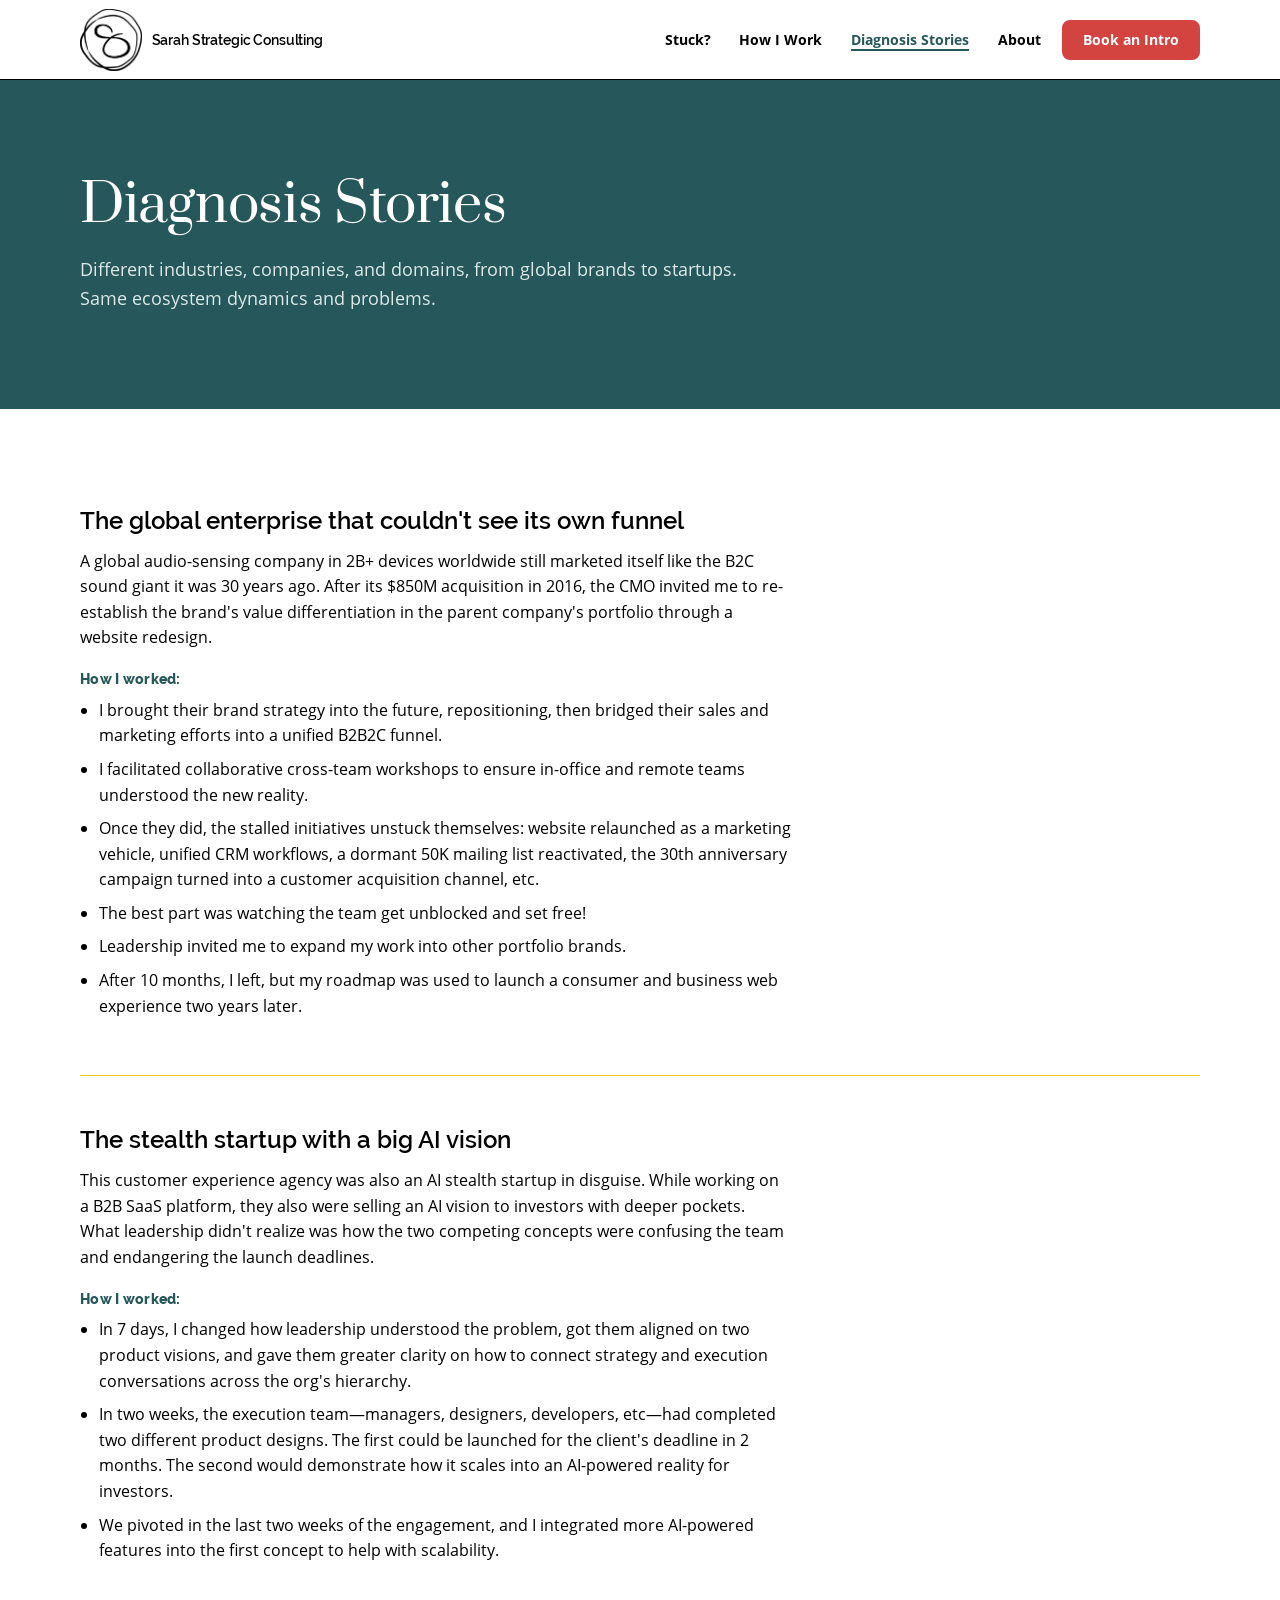
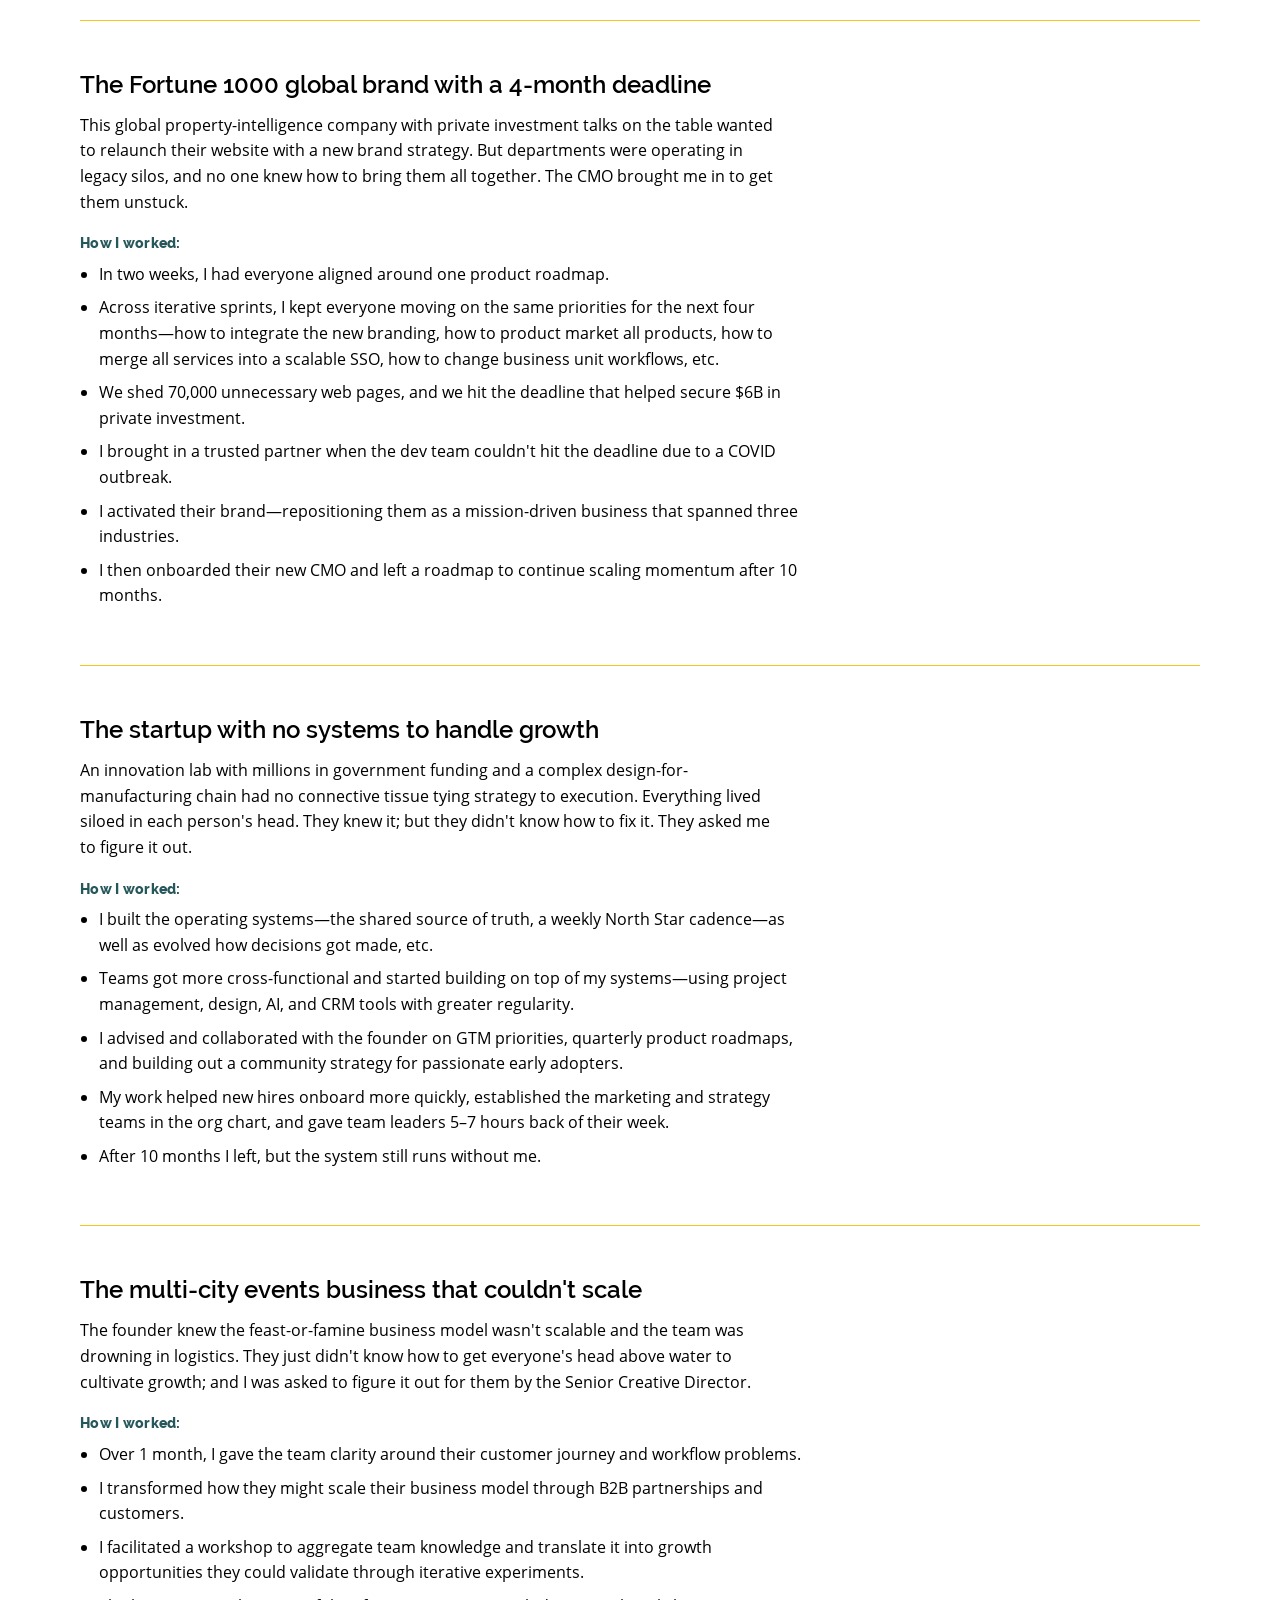
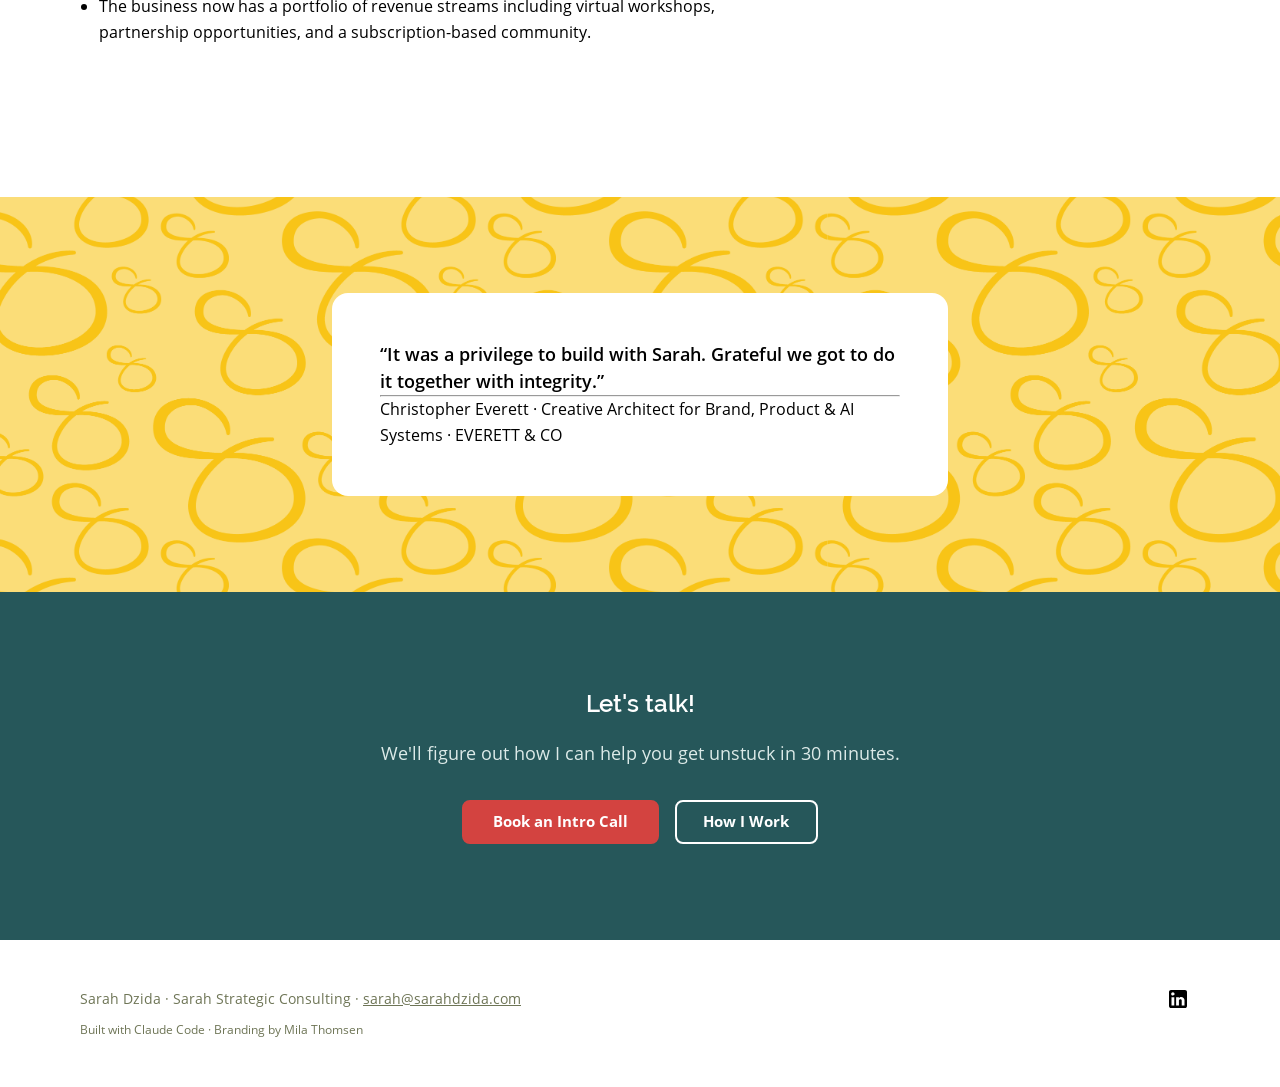
<file: work.html>
<!DOCTYPE html>
<html lang="en">
<head>
<meta charset="UTF-8">
<meta name="viewport" content="width=device-width, initial-scale=1">
<title>Diagnosis Stories | Sarah Dzida</title>
<meta name="description" content="Different industries, companies, and domains, from global brands to startups. Same ecosystem dynamics and problems.">
<link rel="canonical" href="https://sarahstrategic.com/work.html">
<link rel="icon" type="image/png" sizes="32x32" href="images/favicon/favicon-32.png">
<link rel="icon" type="image/png" sizes="16x16" href="images/favicon/favicon-16.png">
<link rel="apple-touch-icon" href="images/favicon/apple-touch-icon.png">
<meta property="og:type" content="website">
<meta property="og:site_name" content="Sarah Strategic Consulting">
<meta property="og:title" content="Diagnosis Stories | Sarah Dzida">
<meta property="og:description" content="Different industries, companies, and domains, from global brands to startups. Same ecosystem dynamics and problems.">
<meta property="og:url" content="https://sarahstrategic.com/work.html">
<meta property="og:image" content="https://sarahstrategic.com/images/SD-Secondary-Logo-Black.png">
<meta name="twitter:card" content="summary">
<meta name="twitter:title" content="Diagnosis Stories | Sarah Dzida">
<meta name="twitter:description" content="Different industries, companies, and domains, from global brands to startups. Same ecosystem dynamics and problems.">
<meta name="twitter:image" content="https://sarahstrategic.com/images/SD-Secondary-Logo-Black.png">
<script type="application/ld+json">
{
  "@context": "https://schema.org",
  "@type": "Person",
  "name": "Sarah Dzida",
  "url": "https://sarahstrategic.com/",
  "image": "https://sarahstrategic.com/images/sarah-portrait.jpg",
  "jobTitle": "Business Transformation Consultant",
  "worksFor": {
    "@type": "Organization",
    "name": "Sarah Strategic Consulting"
  },
  "email": "mailto:sarah@sarahdzida.com",
  "sameAs": ["https://www.linkedin.com/in/sarahdzida/"]
}
</script>
<link rel="stylesheet" href="css/style.css">
</head>
<body>

<a class="skip-link" href="#main">Skip to content</a>

<nav aria-label="Main">
  <div class="wrap">
    <a class="brand" href="index.html"><img src="images/SD-Secondary-Logo-Black.png" alt="Sarah Strategic Consulting"><span>Sarah Strategic Consulting</span></a>
    <button class="nav-toggle" type="button" aria-controls="nav-menu" aria-expanded="false">
      <span class="nav-toggle-bars" aria-hidden="true"></span>
      <span class="sr-only">Menu</span>
    </button>
    <ul class="nav-links" id="nav-menu">
      <li><a href="index.html#stuck">Stuck?</a></li>
      <li><a href="how-i-work.html">How I Work</a></li>
      <li><a href="work.html" aria-current="page">Diagnosis Stories</a></li>
      <li><a href="about.html">About</a></li>
      <li class="nav-cta"><a href="https://calendly.com/sarah-dzida/intro-meeting?month=2026-07" target="_blank" rel="noopener">Book an Intro</a></li>
    </ul>
  </div>
</nav>

<main id="main">
<section class="page-hero">
  <div class="wrap">
    <h1>Diagnosis Stories</h1>
    <p class="lede">Different industries, companies, and domains, from global brands to startups. Same ecosystem dynamics and problems.</p>
  </div>
</section>

<section>
  <div class="wrap">
    <article class="story" data-cat="smart-team-no-movement">
      <h2>The global enterprise that couldn't see its own funnel</h2>
      <p>A global audio-sensing company in 2B+ devices worldwide still marketed itself like the B2C sound giant it was 30 years ago. After its $850M acquisition in 2016, the CMO invited me to re-establish the brand's value differentiation in the parent company's portfolio through a website redesign.</p>
      <h3>How I worked:</h3>
      <ul>
        <li>I brought their brand strategy into the future, repositioning, then bridged their sales and marketing efforts into a unified B2B2C funnel.</li>
        <li>I facilitated collaborative cross-team workshops to ensure in-office and remote teams understood the new reality.</li>
        <li>Once they did, the stalled initiatives unstuck themselves: website relaunched as a marketing vehicle, unified CRM workflows, a dormant 50K mailing list reactivated, the 30th anniversary campaign turned into a customer acquisition channel, etc.</li>
        <li>The best part was watching the team get unblocked and set free!</li>
        <li>Leadership invited me to expand my work into other portfolio brands.</li>
        <li>After 10 months, I left, but my roadmap was used to launch a consumer and business web experience two years later.</li>
      </ul>
    </article>

    <article class="story" data-cat="big-vision-no-roadmap" data-cat="clock-ticking">
      <h2>The stealth startup with a big AI vision</h2>
      <p>This customer experience agency was also an AI stealth startup in disguise. While working on a B2B SaaS platform, they also were selling an AI vision to investors with deeper pockets. What leadership didn't realize was how the two competing concepts were confusing the team and endangering the launch deadlines.</p>
      <h3>How I worked:</h3>
      <ul>
        <li>In 7 days, I changed how leadership understood the problem, got them aligned on two product visions, and gave them greater clarity on how to connect strategy and execution conversations across the org's hierarchy.</li>
        <li>In two weeks, the execution team&mdash;managers, designers, developers, etc&mdash;had completed two different product designs. The first could be launched for the client's deadline in 2 months. The second would demonstrate how it scales into an AI-powered reality for investors.</li>
        <li>We pivoted in the last two weeks of the engagement, and I integrated more AI-powered features into the first concept to help with scalability.</li>
      </ul>
    </article>

    <article class="story" data-cat="clock-ticking" data-cat="initiative-nowhere">
      <h2>The Fortune 1000 global brand with a 4-month deadline</h2>
      <p>This global property-intelligence company with private investment talks on the table wanted to relaunch their website with a new brand strategy. But departments were operating in legacy silos, and no one knew how to bring them all together. The CMO brought me in to get them unstuck.</p>
      <h3>How I worked:</h3>
      <ul>
        <li>In two weeks, I had everyone aligned around one product roadmap.</li>
        <li>Across iterative sprints, I kept everyone moving on the same priorities for the next four months&mdash;how to integrate the new branding, how to product market all products, how to merge all services into a scalable SSO, how to change business unit workflows, etc.</li>
        <li>We shed 70,000 unnecessary web pages, and we hit the deadline that helped secure $6B in private investment.</li>
        <li>I brought in a trusted partner when the dev team couldn't hit the deadline due to a COVID outbreak.</li>
        <li>I activated their brand&mdash;repositioning them as a mission-driven business that spanned three industries.</li>
        <li>I then onboarded their new CMO and left a roadmap to continue scaling momentum after 10 months.</li>
      </ul>
    </article>

    <article class="story" data-cat="smart-team-no-movement">
      <h2>The startup with no systems to handle growth</h2>
      <p>An innovation lab with millions in government funding and a complex design-for-manufacturing chain had no connective tissue tying strategy to execution. Everything lived siloed in each person's head. They knew it; but they didn't know how to fix it. They asked me to figure it out.</p>
      <h3>How I worked:</h3>
      <ul>
        <li>I built the operating systems&mdash;the shared source of truth, a weekly North Star cadence&mdash;as well as evolved how decisions got made, etc.</li>
        <li>Teams got more cross-functional and started building on top of my systems&mdash;using project management, design, AI, and CRM tools with greater regularity.</li>
        <li>I advised and collaborated with the founder on GTM priorities, quarterly product roadmaps, and building out a community strategy for passionate early adopters.</li>
        <li>My work helped new hires onboard more quickly, established the marketing and strategy teams in the org chart, and gave team leaders 5&ndash;7 hours back of their week.</li>
        <li>After 10 months I left, but the system still runs without me.</li>
      </ul>
    </article>

    <article class="story" data-cat="big-vision-no-roadmap">
      <h2>The multi-city events business that couldn't scale</h2>
      <p>The founder knew the feast-or-famine business model wasn't scalable and the team was drowning in logistics. They just didn't know how to get everyone's head above water to cultivate growth; and I was asked to figure it out for them by the Senior Creative Director.</p>
      <h3>How I worked:</h3>
      <ul>
        <li>Over 1 month, I gave the team clarity around their customer journey and workflow problems.</li>
        <li>I transformed how they might scale their business model through B2B partnerships and customers.</li>
        <li>I facilitated a workshop to aggregate team knowledge and translate it into growth opportunities they could validate through iterative experiments.</li>
        <li>The business now has a portfolio of revenue streams including virtual workshops, partnership opportunities, and a subscription-based community.</li>
      </ul>
    </article>
  </div>
</section>

<section class="testimonial-band pattern-gold">
  <div class="wrap">
    <div class="tcard">
      <blockquote>&ldquo;It was a privilege to build with Sarah. Grateful we got to do it together with integrity.&rdquo;</blockquote>
      <hr>
      <cite>Christopher Everett &middot; Creative Architect for Brand, Product &amp; AI Systems &middot; EVERETT &amp; CO</cite>
    </div>
  </div>
</section>

<section class="closing">
  <div class="wrap">
    <h2>Let's talk!</h2>
    <p class="lede">We'll figure out how I can help you get unstuck in 30 minutes.</p>
    <div class="cta-group">
      <a class="cta" href="https://calendly.com/sarah-dzida/intro-meeting?month=2026-07" target="_blank" rel="noopener">Book an Intro Call</a>
      <a class="cta-secondary on-dark" href="how-i-work.html">How I Work</a>
    </div>
  </div>
</section>
</main>

<footer>
  <div class="wrap row">
    <div>
      <p>Sarah Dzida &middot; Sarah Strategic Consulting &middot; <a href="mailto:sarah@sarahdzida.com">sarah@sarahdzida.com</a></p>
      <p class="credit">Built with Claude Code &middot; Branding by Mila Thomsen</p>
    </div>
    <a class="social" href="https://www.linkedin.com/in/sarahdzida/" target="_blank" rel="noopener" aria-label="Sarah Dzida on LinkedIn"><img src="images/mdi_linkedin.svg" alt=""></a>
  </div>
</footer>

<script src="js/nav.js" defer></script>
</body>
</html>
</file>
<file: css/style.css>
@font-face{font-family:'Raleway';src:url('../fonts/raleway/Raleway-Light.ttf');font-weight:300}
@font-face{font-family:'Raleway';src:url('../fonts/raleway/Raleway-Regular.ttf');font-weight:400}
@font-face{font-family:'Raleway';src:url('../fonts/raleway/Raleway-SemiBold.ttf');font-weight:600}
@font-face{font-family:'Raleway';src:url('../fonts/raleway/Raleway-ExtraBold.ttf');font-weight:800}
@font-face{font-family:'Raleway';src:url('../fonts/raleway/Raleway-Black.ttf');font-weight:900}
@font-face{font-family:'Open Sans';src:url('../fonts/opensans/OpenSans-Regular.ttf');font-weight:400}
@font-face{font-family:'Open Sans';src:url('../fonts/opensans/OpenSans-SemiBold.ttf');font-weight:600}
@font-face{font-family:'Open Sans';src:url('../fonts/opensans/OpenSans-Bold.ttf');font-weight:700}
@font-face{font-family:'Prata';src:url('../fonts/prata/Prata-Regular.ttf');font-weight:400}

:root{
  --teal:#26575A;
  --red:#D34340;
  --yellow:#F8C417;
  --yellow-tint:#FBE18B;
  --olive:#858E69;
  --coral:#EB6D66;
  --coral-tint:#F29F9A;
  --pattern:#A5A5A5;
  --surface-alt:#F5F5F5;
  --ink:#000000;
  --olive-text:#6E7556;
  --coral-text:#BD4A42;
  --red-dark:#B03330;
  --strip-bg:#EAF0F0;
  --olive-strip:#696F52;
  
  --font-display:'Prata',Georgia,serif;
  --font-heading:'Raleway',sans-serif;
  --font-body:'Open Sans',sans-serif;
  
  --content-max:1280px;
  --gutter:80px;
  --radius-none:0;
  --radius-sm:8px;
  --radius-md:16px;
}

*{box-sizing:border-box;margin:0;padding:0}
body{
  font-family:var(--font-body);
  color:var(--ink);
  background:white;
  line-height:1.6;
  font-size:16px;
}

.wrap{
  max-width:1280px;
  margin:0 auto;
  padding:0 24px;
}

@media(min-width:900px){
  .wrap{
    padding:0 48px;
  }
}

@media(min-width:1200px){
  .wrap{
    padding:0 80px;
  }
}

a{color:inherit}
img{max-width:100%;display:block}

.skip-link{
  position:absolute;
  left:-999px;
  top:0;
  background:var(--ink);
  color:white;
  padding:1rem 1.2rem;
  border-radius:0 0 8px 0;
  font-family:var(--font-body);
  font-weight:700;
  font-size:0.85rem;
  z-index:100;
  text-decoration:none;
  min-height:44px;
  display:flex;
  align-items:center;
}

.skip-link:focus{
  left:0;
}

:focus-visible{
  outline:none;
  box-shadow:0 0 0 2px #FFF, 0 0 0 5px var(--red-dark);
}

/* nav */
nav{
  border-bottom:1px solid var(--ink);
  position:sticky;
  top:0;
  background:white;
  z-index:9;
  height:80px;
}

@media(max-width:599px){
  nav{height:64px}
}

nav .wrap{
  display:flex;
  justify-content:space-between;
  align-items:center;
  height:100%;
}

.brand{
  display:flex;
  align-items:center;
  gap:0.6rem;
  text-decoration:none;
  flex-shrink:0;
}

.brand img{
  width:40px;
  height:40px;
  display:block;
  aspect-ratio:1;
}

@media(min-width:600px){
  .brand img{width:62px;height:62px}
}

.brand span{
  display:inline;
  font-family:var(--font-heading);
  font-weight:600;
  font-size:0.9rem;
  letter-spacing:-0.01em;
  color:var(--ink);
}

@media(max-width:360px){
  .brand span{display:none}
}

.nav-links{
  display:flex;
  align-items:center;
  gap:0;
  list-style:none;
  flex:1;
  justify-content:flex-end;
}

.nav-links li{
  display:flex;
}

.nav-links a{
  font-family:var(--font-body);
  font-weight:700;
  font-size:0.9rem;
  text-decoration:none;
  color:var(--ink);
  padding:0.5rem 0.9rem;
  display:inline-flex;
  align-items:center;
  height:44px;
  border-radius:0;
  transition:color 0.15s, text-decoration-color 0.15s;
  position:relative;
}

.nav-links a:hover,
.nav-links a:focus-visible{
  color:var(--coral);
  text-decoration:underline;
  text-decoration-thickness:2px;
  text-underline-offset:4px;
}

.nav-links a[aria-current="page"]{
  color:var(--teal);
  text-decoration:underline;
  text-decoration-thickness:2px;
  text-underline-offset:4px;
}

.nav-links a[aria-current="page"]:hover,
.nav-links a[aria-current="page"]:focus-visible{
  color:var(--coral);
}

.nav-links li.nav-cta{
  margin-left:0.4rem;
}

.nav-links .nav-cta a{
  background:var(--red);
  color:white;
  padding:0.6rem 1.2rem;
  height:40px;
  border-radius:8px;
  border:2px solid var(--red);
  text-decoration:none;
}

.nav-links .nav-cta a:hover,
.nav-links .nav-cta a:focus-visible{
  background:var(--coral);
  border-color:transparent;
  color:white;
  text-decoration:none;
}

.sr-only{
  position:absolute;
  width:1px;
  height:1px;
  padding:0;
  margin:-1px;
  overflow:hidden;
  clip:rect(0,0,0,0);
  white-space:nowrap;
  border:0;
}

.nav-toggle{
  display:none;
  align-items:center;
  justify-content:center;
  width:44px;
  height:44px;
  padding:0;
  background:none;
  border:2px solid var(--ink);
  border-radius:8px;
  cursor:pointer;
  flex-shrink:0;
}

.nav-toggle-bars,.nav-toggle-bars::before,.nav-toggle-bars::after{
  display:block;
  width:1.3rem;
  height:2px;
  background:var(--ink);
  border-radius:2px;
  transition:transform 0.2s;
}

.nav-toggle-bars{position:relative}
.nav-toggle-bars::before,.nav-toggle-bars::after{content:"";position:absolute;left:0}
.nav-toggle-bars::before{top:-0.4rem}
.nav-toggle-bars::after{top:0.4rem}
.nav-toggle[aria-expanded="true"] .nav-toggle-bars{background:transparent}
.nav-toggle[aria-expanded="true"] .nav-toggle-bars::before{transform:translateY(0.4rem) rotate(45deg)}
.nav-toggle[aria-expanded="true"] .nav-toggle-bars::after{transform:translateY(-0.4rem) rotate(-45deg)}

@media(max-width:1199px){
  /* Progressive enhancement (design-system §3.2: nav visible by default, collapsed by JS).
     The hamburger and the collapsed panel exist only once the inline <head> script has put .js on <html>;
     without JS every link stays visible and wraps under the brand. */
  .js .nav-toggle{display:inline-flex}
  .js .nav-links{
    display:none;
    position:absolute;
    top:100%;
    left:0;
    right:0;
    flex-direction:column;
    align-items:stretch;
    gap:0;
    padding:1rem 1rem 1.5rem;
    background:white;
    border-bottom:1px solid var(--ink);
  }
  .js .nav-links.is-open{display:flex}
  .nav-links a{
    display:block;
    padding:0.7rem 0.9rem;
    border-radius:0;
    height:44px;
  }
  .nav-links li.nav-cta{margin-left:0}
  .nav-links .nav-cta a{
    display:flex;
    align-items:center;
    justify-content:center;
  }
}

/* nav dropdown ("How I Work") — disclosure button + submenu.
   Closed by default; JS toggles .is-open. Without JS (html lacks .js) it opens on hover/focus-within instead. */
.nav-links .has-sub{
  position:relative;
  align-self:stretch;   /* li spans the full bar height so the panel opens flush under the nav border */
  align-items:center;
}

.nav-sub-toggle{
  font-family:var(--font-body);
  font-weight:700;
  font-size:0.9rem;
  color:var(--ink);
  background:none;
  border:0;
  padding:0.5rem 0.9rem;
  height:44px;
  display:inline-flex;
  align-items:center;
  gap:0.45rem;
  cursor:pointer;
  transition:color 0.15s;
}

.nav-sub-toggle svg{
  width:0.7rem;
  height:0.45rem;
  flex-shrink:0;
  transition:transform 0.15s;
}

.nav-sub-toggle[aria-expanded="true"] svg{
  transform:rotate(180deg);
}

.nav-sub-toggle:hover,
.nav-sub-toggle:focus-visible{
  color:var(--coral);
  text-decoration:underline;
  text-decoration-thickness:2px;
  text-underline-offset:4px;
}

.has-sub.is-current-section>.nav-sub-toggle{
  color:var(--teal);
  text-decoration:underline;
  text-decoration-thickness:2px;
  text-underline-offset:4px;
}

.has-sub.is-current-section>.nav-sub-toggle:hover,
.has-sub.is-current-section>.nav-sub-toggle:focus-visible{
  color:var(--coral);
}

.nav-sub{
  display:none;
  position:absolute;
  top:100%;
  left:0;
  min-width:16rem;
  flex-direction:column;
  list-style:none;
  padding:0.4rem 0;
  background:white;
  border:1px solid var(--ink);
  z-index:10;
}

.nav-links .nav-sub a{
  width:100%;
  height:auto;
  min-height:44px;
  padding:0.6rem 1rem;
}

.has-sub.is-open>.nav-sub,
html:not(.js) .has-sub:hover>.nav-sub,
html:not(.js) .has-sub:focus-within>.nav-sub{
  display:flex;
}

@media(max-width:1199px){
  .nav-links li.has-sub{
    flex-direction:column;
    align-items:stretch;
  }
  /* mobile/tablet panel: everything left-aligned on the same edge as Home / Real Stories / About */
  .nav-sub-toggle{
    width:100%;
    justify-content:flex-start;
    text-align:left;
    padding:0.7rem 0.9rem;
  }
  .nav-sub{
    position:static;
    border:0;
    min-width:0;
    padding:0;
  }
  .nav-links .nav-sub a{
    padding:0.6rem 0.9rem;
    justify-content:flex-start;
    text-align:left;
  }

  /* No-JS fallback: one wrapping row of every link (the dropdown's two links sit inline after its label) */
  html:not(.js) nav{height:auto}
  html:not(.js) nav .wrap{
    flex-wrap:wrap;
    height:auto;
    padding-top:0.75rem;
    padding-bottom:0.75rem;
    row-gap:0.25rem;
  }
  html:not(.js) .nav-links{
    flex-wrap:wrap;
    justify-content:flex-start;
    flex-basis:100%;
  }
  html:not(.js) .nav-links li.has-sub,
  html:not(.js) .nav-sub{display:contents}
  html:not(.js) .nav-sub-toggle{
    width:auto;
    pointer-events:none;
    cursor:default;
  }
  html:not(.js) .nav-sub-toggle svg{display:none}
  html:not(.js) .nav-links .nav-sub a{padding:0.5rem 0.9rem}
}

.nav-toggle[aria-expanded="false"]:hover .nav-toggle-bars{
  background:var(--coral);
}

.nav-toggle:hover .nav-toggle-bars::before,
.nav-toggle:hover .nav-toggle-bars::after{
  background:var(--coral);
}

.nav-toggle:hover{
  border-color:var(--coral);
}

section{
  padding:96px 0;
  border-bottom:none;
}

@media(max-width:899px){
  section{padding:64px 0}
}

@media(max-width:599px){
  section{padding:64px 0}
}

/* pulls a section almost flush against the page-hero band above it */
.section-tight-top{
  padding-top:32px;
}

@media(max-width:899px){
  .section-tight-top{padding-top:24px}
}

.eyebrow{
  display:inline-block;
  font-family:var(--font-heading);
  font-weight:500;
  font-size:0.875rem;
  letter-spacing:0.04em;
  background:var(--ink);
  color:white;
  padding:0.45rem 0.9rem;
  border-radius:99px;
  margin-bottom:1.5rem;
}

h1{
  font-family:var(--font-display);
  font-weight:400;
  font-size:clamp(2rem, 1.35rem + 2.9vw, 3.5rem);
  line-height:1.15;
  letter-spacing:-0.005em;
  margin-bottom:1.2rem;
  color:var(--ink);
}

h2{
  font-family:var(--font-heading);
  font-weight:600;
  font-size:clamp(1.25rem, 1.1rem + 0.7vw, 1.5rem);
  line-height:1.3;
  margin-bottom:1.2rem;
  color:var(--teal);
}

h3{
  font-family:var(--font-heading);
  font-weight:600;
  font-size:1.125rem;
  line-height:1.4;
  margin-bottom:0.5rem;
  color:var(--ink);
}

p{
  margin:0;
}

p+p{
  margin-top:1rem;
}

mark{
  background:var(--red);
  color:white;
  padding:0 0.15em;
  box-decoration-break:clone;
}

.lede{
  font-family:var(--font-body);
  font-weight:400;
  font-size:clamp(1rem, 0.93rem + 0.3vw, 1.125rem);
  line-height:1.6;
  color:var(--ink);
  max-width:38rem;
}

.quiet{
  color:var(--olive-text);
}

section>.wrap>p{
  max-width:44rem;
}

.wide p{
  max-width:none;
}

.deliv{
  max-width:44rem;
}

.phase p{
  max-width:36rem;
}

.about-hero>div{
  max-width:36rem;
}

.cta-group{
  display:flex;
  align-items:center;
  gap:1rem;
  flex-wrap:wrap;
  margin-top:2rem;
}

.cta{
  display:inline-block;
  margin-top:2rem;
  background:var(--red);
  color:white;
  text-decoration:none;
  font-family:var(--font-body);
  font-weight:700;
  font-size:0.95rem;
  padding:1.05rem 1.8rem;
  border-radius:8px;
  height:44px;
  display:inline-flex;
  align-items:center;
  transition:background 0.15s, border-color 0.15s, color 0.15s;
  border:2px solid var(--red);
  cursor:pointer;
}

.cta-group .cta,.cta-group .cta-secondary{
  margin-top:0;
}

.cta:hover,.cta:focus-visible{
  background:var(--coral);
  border-color:transparent;
  color:white;
}

.cta-secondary{
  display:inline-block;
  background:white;
  color:var(--red);
  border:2px solid var(--red);
  text-decoration:none;
  font-family:var(--font-body);
  font-weight:700;
  font-size:0.95rem;
  padding:calc(1.05rem - 2px) calc(1.8rem - 2px);
  border-radius:8px;
  height:44px;
  display:inline-flex;
  align-items:center;
  transition:background 0.15s,color 0.15s, border-color 0.15s;
  cursor:pointer;
}

.cta-secondary:hover,.cta-secondary:focus-visible{
  background:var(--coral);
  color:white;
  border-color:transparent;
}

.cta-secondary.on-dark{
  color:white;
  border-color:white;
  background:transparent;
}

.cta-secondary.on-dark:hover,.cta-secondary.on-dark:focus-visible{
  background:white;
  color:var(--teal);
}

@media(prefers-reduced-motion:reduce){
  .cta,.cta-secondary{transition:none}
}

@media(max-width:599px){
  .cta-group{
    flex-direction:column;
    align-items:stretch;
  }

  .cta-group .cta,
  .cta-group .cta-secondary{
    width:100%;
    justify-content:center;
  }
}

.cta-sub{
  display:block;
  margin-top:0.8rem;
  font-size:0.95rem;
  color:var(--olive-text);
}

/* hero (index only) */
#hero{
  background:var(--teal);
  color:white;
  padding:96px 0 80px;
  border-bottom:none;
}

@media(max-width:599px){
  #hero{padding:64px 0 80px}
}

#hero .wrap{
  display:grid;
  grid-template-columns:minmax(0,1.1fr) minmax(0,1fr);
  gap:3rem;
  align-items:stretch;
}

@media(max-width:899px){
  #hero .wrap{
    grid-template-columns:1fr;
  }
}

#hero .eyebrow{
  background:none;
  color:white;
  font-weight:700;
  padding:0;
}

#hero h1{
  color:white;
  /* three-sentence lockup: capped at 3rem (not 3.5) so each sentence holds one line beside the signature */
  font-size:clamp(2rem, 1.35rem + 2.2vw, 3rem);
}

#hero .lede{
  color:#DCEAE8;
  max-width:32rem;
}

#hero .cta-sub{
  color:#DCEAE8;
}

.signature{
  display:flex;
  justify-content:center;
  align-items:center;
  align-self:stretch;
  background:white;
  padding:0;
  border:none;
  border-radius:0;
  box-shadow:none;
  min-height:200px;
  overflow:hidden;
}

@media(min-width:900px){
  .signature{
    min-height:260px;
    margin-top:-96px;
    margin-bottom:-80px;
    margin-right:-48px;
  }
}

@media(min-width:1200px){
  .signature{
    margin-right:calc(-80px - max(0px, (100vw - 1280px) / 2));
  }
}


.signature img{
  display:block;
  width:100%;
  max-width:none;
  height:auto;
}


.hero__scribble{
  width:100%;

  height:auto;
}

/* page hero (interior pages) */
.page-hero{
  background:var(--teal);
  color:white;
  padding:96px 0;
  position:relative;
}

@media(max-width:599px){
  .page-hero{padding:64px 0}
}

.page-hero h1{
  font-size:clamp(2.25rem, 4.5vw, 3.25rem);
  color:white;
}

.page-hero .eyebrow{
  background:none;
  color:white;
  font-weight:700;
  padding:0;
}

.page-hero .lede{
  color:#DCEAE8;
}

.page-hero-social{
  display:none;
}

/* framed panel — one full-bleed white panel with a yellow border, no separate outer band */
.framed{
  width:100vw;
  margin-left:calc(50% - 50vw);
  background:white;
  border:24px solid var(--yellow);
  box-sizing:border-box;
  padding:96px 0;
}

@media(max-width:899px){
  .framed{padding:64px 0; border-width:16px}
}

@media(max-width:599px){
  .framed{padding:48px 0; border-width:12px}
}

.framed.framed-slate{
  background:var(--teal);
  border-color:var(--teal);
}

section[id]{
  scroll-margin-top:80px;
}

@media(max-width:599px){
  section[id]{scroll-margin-top:64px}
}

.framed-actions{
  text-align:center;
  margin-top:2.5rem;
}

.framed-actions .cta-secondary{
  margin-top:0;
}

.table-wrap{
  border:1px solid var(--yellow);
  overflow:hidden;
  margin-top:1.8rem;
}

.table-wrap table{
  margin:0;
}

/* gold hairline between stacked content sections (How I Work pages) */
.rule-top{
  border-top:1px solid var(--yellow);
}

/* plain bulleted list */
.bullets{
  margin:1.2rem 0 0 1.2rem;
  max-width:44rem;
}

.bullets li{
  margin-bottom:0.5rem;
}

/* inline client quote (Home stories, How I Work "What changes") — design-system §1.5 "Pull quote" type,
   attribution in the §1.5 cite-role style. Not the testimonial band: that's .tcard. */
.client-quote{
  margin:1.2rem 0 0.8rem;
  max-width:44rem;
}

.client-quote blockquote{
  border-left:2px solid var(--teal);
  padding-left:0.9rem;
  font-family:var(--font-body);
  font-weight:400;
  font-size:clamp(1.125rem, 1rem + 0.5vw, 1.25rem);
  line-height:1.5;
  color:var(--ink);
}

.client-quote figcaption{
  margin-top:0.8rem;
  font-size:0.875rem;
  line-height:1.5;
  color:var(--olive-text);
}

/* audience cards (Home → "Who I work with") */
.audience-card{
  display:flex;
  flex-direction:column;
  border:3px solid var(--yellow);
  border-radius:16px;
  padding:2rem 1.75rem;
}

.audience-card p{
  margin-top:1.2rem;
}

.audience-card .read-more{
  margin-top:auto;
  padding-top:1.5rem;
}

/* symptom / card grid */
.grid{
  list-style:none;
  margin-top:1.8rem;
  display:grid;
  grid-template-columns:1fr 1fr;
  gap:2rem 2.5rem;
}

@media(max-width:899px){
  .grid{grid-template-columns:1fr}
}

.grid>li{
  display:flex;
  flex-direction:column;
  align-items:flex-start;
}

.grid h3{
  color:var(--ink);
  font-size:1.125rem;
}

.grid p{
  font-size:0.98rem;
  color:var(--ink);
  margin-top:0.3rem;
}

.grid .read-more{
  display:inline-flex;
  align-items:center;
  gap:0.35em;        /* replaces the space after the arrow, which flex layout collapses */
  min-height:44px;   /* design-system §3.6: 44px hit height */
  margin-top:auto;   /* pins the link to the bottom of its card so a row of links lines up */
  padding-top:0.6rem;
  color:var(--red);
  font-weight:700;
  font-size:0.85rem;
  text-decoration:none;
}

.grid .read-more:hover,.grid .read-more:focus-visible{
  text-decoration:underline;
}

/* testimonial band */
.testimonial-band{
  padding:96px 0;
  position:relative;
  background-size:cover;
  background-position:center;
  background-repeat:no-repeat;
  border-bottom:none;
}

@media(max-width:899px){
  .testimonial-band{padding:64px 0}
}

@media(max-width:599px){
  .testimonial-band{padding:64px 0}
}

.testimonial-band.pattern-olive{
  background-color:#B8BDA8;
  background-image:url('../images/Pattern-sophisticated-olive.png');
}

.testimonial-band.pattern-coral{
  background-color:#F3AAA6;
  background-image:url('../images/Pattern-sophisticated-salmon.png');
}

.testimonial-band.pattern-red{
  background-color:#E59290;
  background-image:url('../images/Pattern-sophisticated-red.png');
}

.testimonial-band.pattern-gold{
  background-color:#FBDD78;
  background-image:url('../images/Pattern-sophisticated-yellow.png');
}

.testimonial-band.pattern-darkteal{
  background-color:#819E9F;
  background-image:url('../images/Pattern-sophisticated-darkteal.png');
}

.testimonial-band .wrap{
  display:flex;
  justify-content:center;
}

.tcard{
  background:white;
  padding:48px;
  max-width:55%;
  border-radius:16px;
  box-shadow:none;
}

@media(max-width:1199px){
  .tcard{max-width:80%}
}

@media(max-width:899px){
  .tcard{max-width:90%;padding:24px}
}

@media(max-width:599px){
  .tcard{max-width:none;padding:24px}
}

.tcard blockquote{
  font-family:var(--font-body);
  font-weight:600;
  font-size:1.125rem;
  line-height:1.5;
  color:var(--ink);
  margin:0;
}

/* design-system §3.14: the hairline is the figcaption's own top border (was an <hr>) */
.tcard figcaption{
  margin-top:1.2rem;
  padding-top:1.2rem;
  border-top:1px solid var(--teal);
  font-family:var(--font-body);
  font-size:0.875rem;
  line-height:1.5;
}

.testimonial-band.pattern-olive .tcard figcaption{
  border-top-color:#f8c417;
}

.testimonial-band.pattern-coral .tcard figcaption{
  border-top-color:#26575A;
}

.testimonial-band.pattern-red .tcard figcaption{
  border-top-color:#B8BDA8;
}

.testimonial-band.pattern-gold .tcard figcaption{
  border-top-color:#858E69;
}

.testimonial-band.pattern-darkteal .tcard figcaption{
  border-top-color:#FBDD78;
}

.tcard cite{
  font-style:normal;
}

.cite-co{
  white-space:nowrap;
}

.cite-name{
  font-weight:600;
  color:var(--ink);
}

.cite-role{
  font-weight:400;
  color:var(--olive-text);
}

.cite-context{
  display:block;
  margin-top:0.2rem;
  font-weight:400;
  color:var(--olive-text);
}

/* table */
table{
  width:100%;
  border-collapse:collapse;
  font-size:1rem;
  table-layout:fixed;
}

th{
  font-family:var(--font-body);
  font-weight:700;
  font-size:0.72rem;
  letter-spacing:0.08em;
  text-transform:uppercase;
  text-align:left;
  padding:0.8rem 0.9rem;
  border-bottom:1px solid var(--yellow);
  color:var(--ink);
}

td{
  padding:0.8rem 0.9rem;
  vertical-align:top;
  color:var(--ink);
}

tbody tr:nth-child(odd){
  background:var(--yellow-tint);
}

td:first-child{
  color:var(--ink);
}

td:last-child{
  font-weight:600;
  color:var(--ink);
}

/* deliverables list */
.deliv{
  margin:1.4rem 0 0 1.2rem;
}

.deliv li{
  margin-bottom:0.8rem;
}

/* callout box — design-system-v5 §1.7's generic teal-bordered callout, not pricing-specific */
.callout{
  border:1px solid var(--teal);
  border-radius:16px;
  padding:1.8rem;
  margin:2rem 0;
  max-width:40rem;
}

.callout strong{
  font-family:var(--font-heading);
  font-weight:700;
  font-size:1rem;
  display:block;
  margin-bottom:0.6rem;
  color:var(--teal);
}

.callout .note{
  font-family:var(--font-body);
  color:var(--ink);
  font-weight:700;
  font-size:1rem;
  margin-top:0.8rem;
}

.callout .note a{
  color:var(--ink);
  text-decoration:underline;
}

.callout .note a:hover,
.callout .note a:focus-visible{
  color:var(--red);
}

/* phases (how i work) */
.phase{
  display:grid;
  grid-template-columns:100px 1fr;
  gap:1.2rem;
  padding:2.4rem 0;
  border-top:1px solid var(--yellow);
}

.phase:last-of-type{
  border-bottom:none;
}

#phase-1{
  border-top:none;
}

@media(max-width:899px){
  .phase{
    grid-template-columns:1fr;
  }
}

.pnum{
  font-family:var(--font-body);
  font-weight:700;
  font-size:0.875rem;
  letter-spacing:0.06em;
  color:var(--coral);
  padding-top:0.3rem;
}

.phase h2{
  margin-bottom:0.4rem;
}

.pmeta{
  font-family:var(--font-body);
  font-weight:600;
  font-size:0.875rem;
  color:var(--olive-text);
  display:block;
  margin:0.25rem 0 0.5rem;
}

.phase h3{
  font-family:var(--font-heading);
  font-weight:700;
  font-size:0.875rem;
  letter-spacing:0.02em;
  margin:1.2rem 0 0.5rem;
  color:var(--teal);
}

.phase ul{
  margin:0.6rem 0 0 1.2rem;
  max-width:40rem;
}

.phase ul li{
  margin-bottom:0.6rem;
}

/* stories */
/* Filter row (768px+; ≤767 swaps to the custom listbox below — the long labels get 3–4 lines under ~740px).
   "All stories" sizes to its text, the story tabs share the rest in equal columns, so the row stays one
   aligned line at tablet instead of wrapping raggedly; long labels wrap inside their column. */
.story-tabs{
  display:grid;
  grid-template-columns:auto;
  grid-auto-flow:column;
  grid-auto-columns:minmax(0,1fr);
  gap:0.3rem 1rem;
  align-items:start;
  margin:0 0 2.5rem;
}

@media(min-width:1200px){
  .story-tabs{
    display:flex;
    flex-wrap:wrap;
    gap:0.3rem 1.5rem;
  }
}

.story-filter{
  display:none;
  position:relative;
  margin:0 0 2.5rem;
}

@media(max-width:767px){
  .story-tabs{display:none}
  .story-filter{display:block}
}

.story-filter-toggle{
  display:flex;
  align-items:center;
  justify-content:space-between;
  gap:0.6rem;
  width:100%;
  height:44px;
  padding:0 0.9rem;
  font-family:var(--font-body);
  font-weight:700;
  font-size:0.95rem;
  color:var(--red);
  background:white;
  border:2px solid var(--red);
  border-radius:8px;
  cursor:pointer;
}

.story-filter-chevron{
  width:1.1rem;
  height:1.1rem;
  flex-shrink:0;
  transition:transform 0.15s;
}

.story-filter-toggle[aria-expanded="true"] .story-filter-chevron{
  transform:rotate(180deg);
}

.story-filter-toggle:hover,
.story-filter-toggle:focus-visible{
  color:var(--coral);
  border-color:var(--coral);
}

.story-filter-toggle:focus-visible{
  outline:none;
  box-shadow:0 0 0 2px #FFF, 0 0 0 5px var(--red-dark);
}

.story-filter-list{
  position:absolute;
  z-index:5;
  top:calc(100% + 4px);
  left:0;
  right:0;
  margin:0;
  padding:0;
  list-style:none;
  background:white;
  border:2px solid var(--red);
  border-radius:0;
  max-height:60vh;
  overflow-y:auto;
}

.story-filter-list[hidden]{
  display:none;
}

.story-filter-list li{
  display:flex;
  align-items:center;
  min-height:44px;
  padding:0.5rem 0.9rem;
  font-family:var(--font-body);
  font-weight:700;
  font-size:0.95rem;
  color:var(--red);
  cursor:pointer;
}

.story-filter-list li[aria-selected="true"]{
  color:var(--ink);
  text-decoration:underline;
  text-decoration-thickness:2px;
  text-underline-offset:4px;
}

.story-filter-list li:hover,
.story-filter-list li:focus-visible{
  color:var(--coral);
  background:var(--surface-alt);
}

.story-filter-list li:focus-visible{
  outline:none;
  box-shadow:inset 0 0 0 3px var(--red-dark);
}

.story-tabs button{
  font-family:var(--font-body);
  font-weight:700;
  font-size:0.875rem;
  background:transparent;
  border:none;
  color:var(--red);
  padding:0.6rem 0.5rem;
  cursor:pointer;
  min-height:44px;
  max-width:11.5rem;
  text-align:left;
  justify-self:start;
  line-height:1.35;
  display:inline-flex;
  align-items:center;
}

.story-tabs button[aria-pressed="true"]{
  color:var(--ink);
  text-decoration:underline;
  text-decoration-thickness:2px;
  text-underline-offset:4px;
}

.story-tabs button:hover{
  color:var(--coral);
  text-decoration:underline;
  text-decoration-thickness:2px;
  text-underline-offset:4px;
}

.story{
  padding:0 0 3rem;
}

.story:not([hidden]) ~ .story:not([hidden]){
  border-top:1px solid #f8c417;
  padding-top:3rem;
}

.story[hidden]{
  display:none;
}

.story h2{
  font-family:var(--font-heading);
  font-weight:600;
  font-size:clamp(1.25rem, 1.1rem + 0.7vw, 1.5rem);
  color:var(--ink);
  margin:0 0 0.8rem;
}

.story p,
.story ul{
  max-width:44rem;
}

.story h3{
  font-family:var(--font-heading);
  font-weight:700;
  font-size:0.875rem;
  letter-spacing:0.02em;
  color:var(--teal);
  margin:1.2rem 0 0.5rem;
}

.story ul{
  margin:0 0 0 1.2rem;
}

.story ul li{
  margin-bottom:0.5rem;
}

/* trusted-by carousel */
.trusted{
  background:var(--strip-bg);
  padding:48px 0;
}

.trusted .wrap{
  display:grid;
  grid-template-areas:"label prev track next";
  grid-template-columns:auto auto 1fr auto;
  align-items:center;
  gap:1rem;
}

@media(max-width:899px){
  .trusted .wrap{
    grid-template-areas:
      "label label label"
      "prev track next";
    grid-template-columns:auto 1fr auto;
    row-gap:0.75rem;
  }

  .trusted-label{
    justify-self:center;
  }
}

.trusted-label{
  grid-area:label;
  font-family:var(--font-body);
  font-weight:700;
  font-size:0.875rem;
  letter-spacing:0.08em;
  text-transform:uppercase;
  color:var(--olive-text);
  flex-shrink:0;
}

@media(max-width:899px){
  .trusted-label{
    text-align:center;
  }
}

.trusted-track{
  display:flex;
  flex-wrap:wrap;
  align-items:center;
  justify-content:center;
  gap:1.8rem;
  list-style:none;
}

/* Logos are always 4-across or a 2×2 — never 3+1 (design-system §3.16 "wrap to 2×2 instead of clipping").
   flex-wrap dropped a single logo whenever the track was a few px short of four; an explicit grid can't.
   Gap tightens ≤1199 so four still fit from 900 up; ≤639 switches to 2×2 (≤400 pages two at a time via carousel.js). */
.trusted-track.carousel-slide.active{
  display:grid;
  grid-template-columns:repeat(4,max-content);
  justify-content:center;
}

@media(max-width:1199px){
  .trusted-track.carousel-slide.active{gap:1.25rem}
}

@media(max-width:639px){
  .trusted-track.carousel-slide.active{grid-template-columns:repeat(2,max-content)}
}

/* 320–360px: two 80px logos + arrows don't fit the track (min supported width is 320, no clipping) */
@media(max-width:360px){
  .trusted-track.carousel-slide.active{gap:0.5rem}
  .trusted .trusted-item{width:68px;height:68px}  /* .trusted prefix: the 80px rule below it would otherwise win on source order */
}

@media(prefers-reduced-motion:reduce){
  .trusted-track{scroll-behavior:auto}
}

.trusted-item{
  flex:0 0 auto;
  width:140px;
  height:140px;
  aspect-ratio:1;
  position:relative;
}

@media(max-width:1199px){
  .trusted-item{
    width:120px;
    height:120px;
  }
}

@media(max-width:899px){
  .trusted-item{
    width:100px;
    height:100px;
  }
}

@media(max-width:599px){
  .trusted-item{
    width:80px;
    height:80px;
  }
}

.trusted-item img{
  width:100%;
  height:100%;
  object-fit:contain;
}

.trusted-arrow{
  flex-shrink:0;
  width:44px;
  height:44px;
  border:none;
  background:none;
  color:var(--olive-strip);
  cursor:pointer;
  display:flex;
  align-items:center;
  justify-content:center;
  padding:0;
}

.trusted-arrow.prev{grid-area:prev}
.trusted-arrow.next{grid-area:next}

.trusted-arrow svg{
  width:1.6rem;
  height:1.6rem;
}

.trusted-arrow:hover,.trusted-arrow:focus-visible{
  color:var(--coral);
}

/* carousel slide switcher — swaps which trusted-by client group is shown */
.carousel-wrapper{
  grid-area:track;
  position:relative;
  min-width:0;
  overflow:hidden;
}

.trusted-track.carousel-slide{
  display:none;
}

.trusted-track.carousel-slide.active{
  animation:carouselFade 0.4s ease;
}

@keyframes carouselFade{
  from{opacity:0}
  to{opacity:1}
}

@media(prefers-reduced-motion:reduce){
  .trusted-track.carousel-slide.active{
    animation:none;
  }
}

/* awards row (about) */
.awards{
  display:grid;
  grid-template-columns:repeat(4, auto);
  justify-content:start;
  align-items:center;
  gap:2rem 3.5rem;
  margin-top:2rem;
}

@media(max-width:560px){
  .awards{
    grid-template-columns:repeat(2, 1fr);
    justify-items:center;
  }
}

@media(max-width:380px){
  .awards{
    grid-template-columns:1fr;
  }
}

.awards+p{
  margin-top:2.5rem;
}

.awards img{
  height:4.5rem;
  width:auto;
  max-width:100%;
}

.award-placeholder{
  display:flex;
  align-items:center;
  justify-content:center;
  height:3.2rem;
  padding:0 1rem;
  background:var(--surface-alt);
  border-radius:0.3rem;
  color:#8A8577;
  font-family:var(--font-body);
  font-weight:700;
  font-size:0.75rem;
  letter-spacing:0.03em;
  text-align:center;
}

/* inline body links (About bio, etc.) */
.about-hero p a{
  color:var(--red);
}

.about-hero p a:hover,
.about-hero p a:focus-visible{
  color:var(--red);
  font-weight:700;
}

/* principles */
.principles{
  margin-top:2.5rem;
  display:grid;
  grid-template-columns:1fr 1fr;
  gap:2.2rem 3rem;
}

@media(max-width:899px){
  .principles{grid-template-columns:1fr}
}

.principles h3{
  font-size:1.125rem;
}

.principles p{
  color:var(--ink);
  font-size:0.98rem;
  margin-top:0.3rem;
}

/* about photo / bio box */
.about-hero{
  display:grid;
  grid-template-columns:260px 1fr;
  grid-template-areas:
    "img h2"
    "img body";
  gap:0 2.5rem;
  align-items:start;
}

.about-hero h2{grid-area:h2}
.about-hero img{grid-area:img}
.about-hero>div{grid-area:body}

@media(max-width:599px){
  .about-hero{
    grid-template-columns:1fr;
    grid-template-areas:
      "h2"
      "img"
      "body";
    gap:1.5rem;
  }

  .about-hero img{
    max-width:160px;
  }
}

.about-hero img{
  width:100%;
  height:auto;
  aspect-ratio:1;
  object-fit:cover;
  object-position:center 30%;
  border-radius:50%;
}

/* closing CTA band */
.closing{
  background:var(--teal);
  color:white;
  text-align:center;
  padding:96px 0;
  border-bottom:none;
}

@media(max-width:599px){
  .closing{padding:64px 0}
}

.closing h2{
  color:white;
}

.closing .lede{
  margin:0 auto;
  color:#DCEAE8;
}

.closing .cta-group{
  justify-content:center;
}

footer{
  padding:48px 0;
}

footer .wrap{
  display:flex;
  justify-content:space-between;
  align-items:flex-start;
  flex-wrap:wrap;
  gap:1.5rem;
}

@media(max-width:599px){
  footer .wrap{
    flex-direction:column;
    align-items:flex-start;
  }
}

footer p{
  font-family:var(--font-body);
  font-size:0.875rem;
  color:var(--olive-text);
}

footer a{
  text-decoration:underline;
  color:var(--olive-text);
}

footer a:hover,
footer a:focus-visible{
  font-weight: 600;
  color:var(--coral);
}

footer .credit{
  margin-top:0.6rem;
  font-size:0.75rem;
  color:var(--olive-text);
}

footer .social{
  width:44px;
  height:44px;
  display:inline-flex;
  align-items:center;
  justify-content:center;
  color:var(--olive-text);
  margin-top:-11px;
}

@media(max-width:599px){
  footer .social{
    justify-content:flex-start;
  }
}

footer .social svg{
  width:1.4rem;
  height:1.4rem;
}

footer .social:hover,
footer .social:focus-visible{
  color:var(--coral);
}
</file>
